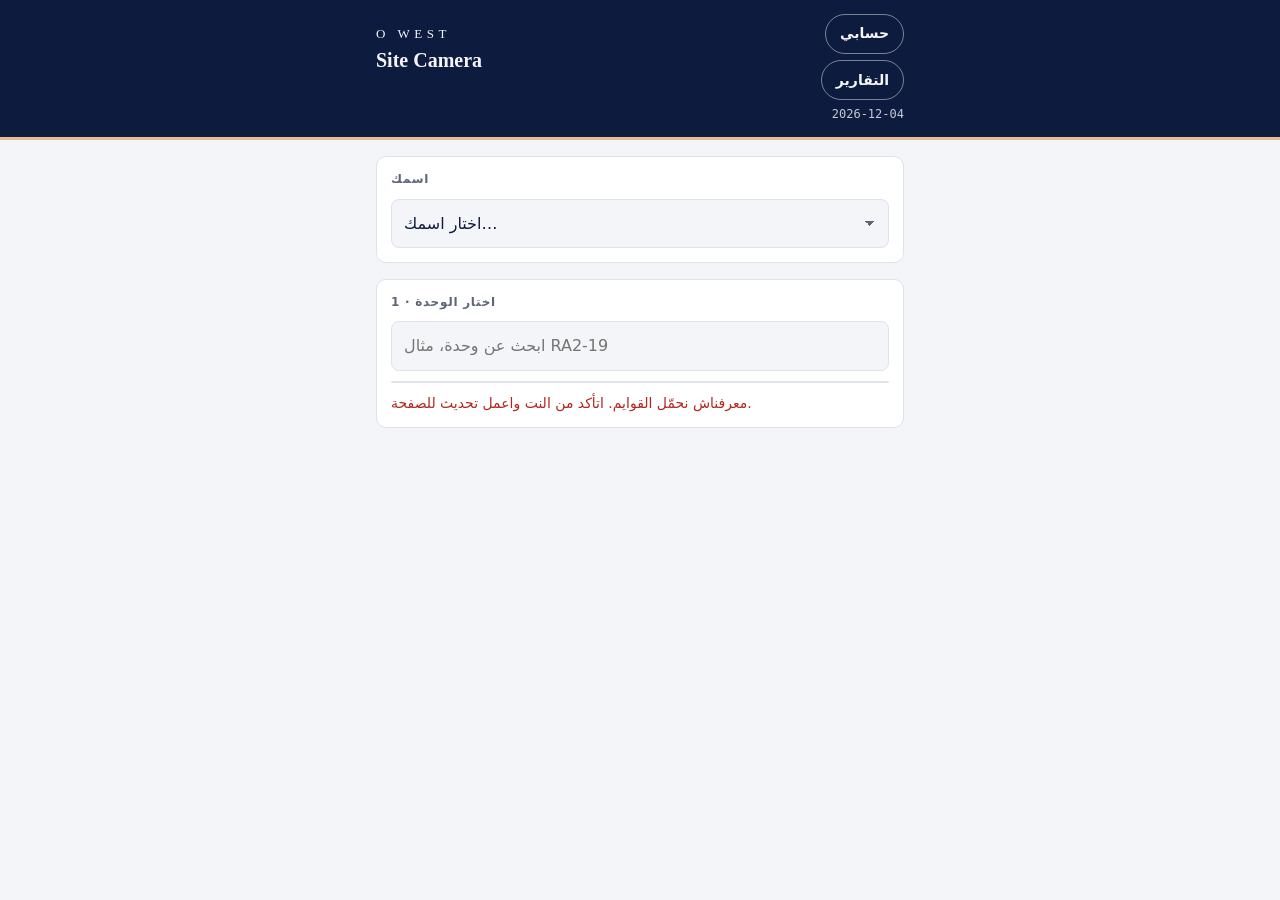
<file: index.html>
<!DOCTYPE html>
<html lang="ar">
<head>
<meta charset="utf-8">
<title>O West Site Camera</title>
<meta name="theme-color" content="#0d1b3e">
<link rel="manifest" href="manifest.webmanifest">
<link rel="apple-touch-icon" href="apple-touch-icon.png">
<link rel="icon" href="icon-192.png">
<meta name="apple-mobile-web-app-capable" content="yes">
<meta name="mobile-web-app-capable" content="yes">
<meta name="apple-mobile-web-app-title" content="Site Camera">
<meta name="viewport" content="width=device-width, initial-scale=1, viewport-fit=cover">
<link rel="preconnect" href="https://script.google.com">
<link rel="preconnect" href="https://script.googleusercontent.com">
<style>
:root{
  --ink:#0d1b3e; --bg:#f4f5f8; --card:#ffffff; --line:#dfe2ea; --muted:#5d6577;
  --accent:#e9b88f; --accent-ink:#0d1b3e; --ok:#1f7a4d; --ok-bg:#e3f2ea; --warn:#9a5b00; --bad:#b3261e; --bad-bg:#fbe7e5;
  --head-bg:#0d1b3e; --head-fg:#f4f5f8; --chip:#eceef4;
  --f-display:Georgia,"Times New Roman",serif; --f-body:system-ui,-apple-system,"Segoe UI",Roboto,Tahoma,sans-serif; --f-mono:ui-monospace,Menlo,Consolas,monospace;
}
@media (prefers-color-scheme: dark){:root{
  --ink:#e9ecf4; --bg:#0b1020; --card:#141b2e; --line:#26304a; --muted:#9aa3b8;
  --ok:#58c48e; --ok-bg:#16301f; --warn:#e3a54a; --bad:#ff8a80; --bad-bg:#3a1a1a; --head-bg:#070b17; --head-fg:#e9ecf4; --chip:#1c2540; color-scheme:dark}}
*{box-sizing:border-box}
html,body{margin:0}
html{background:var(--bg)}
body{background:var(--bg);color:var(--ink);font-family:var(--f-body);font-size:15px;line-height:1.45;-webkit-tap-highlight-color:transparent}
[hidden]{display:none!important}
header{background:var(--head-bg);color:var(--head-fg);border-bottom:3px solid var(--accent);padding-top:env(safe-area-inset-top,0px)}
.in,.wrap{max-width:560px;margin:0 auto;padding-left:max(16px,env(safe-area-inset-left,0px));padding-right:max(16px,env(safe-area-inset-right,0px))}
header .in{padding-block:14px;display:flex;justify-content:space-between;align-items:baseline;gap:12px}
.brand{font-family:var(--f-display);letter-spacing:.35em;font-size:13px;font-weight:500}
.title{font-family:var(--f-display);font-size:20px;font-weight:600;margin-top:2px}
.date{font-family:var(--f-mono);font-size:12px;opacity:.8;white-space:nowrap}
.hright{display:flex;flex-direction:column;align-items:flex-end;gap:6px}
.navbtn{font:inherit;font-size:14px;font-weight:600;color:var(--head-fg);background:none;border:1px solid rgba(255,255,255,.45);border-radius:999px;padding:8px 14px;min-height:40px;cursor:pointer}
.row2{display:grid;grid-template-columns:1fr 1fr;gap:8px}
.row2>*{min-width:0}
input[type=date],input[type=password]{width:100%;font:inherit;font-size:16px;padding:12px;border:1px solid var(--line);border-radius:8px;background:var(--bg);color:var(--ink)}
.out{display:flex;flex-direction:column;gap:8px;font-size:14px}
.out .busy{color:var(--warn)}
.out .res{display:grid;grid-template-columns:1fr 1fr;gap:8px}
.out a{display:flex;align-items:center;justify-content:center;text-decoration:none;font-weight:600;border-radius:10px;padding:14px;background:var(--ink);color:var(--bg)}
.out a.dl{background:var(--chip);color:var(--ink);border:1px solid var(--line)}
.lockline{display:flex;justify-content:space-between;align-items:center;font-size:13px;color:var(--muted)}
.wrap{padding-block:16px 130px;display:flex;flex-direction:column;gap:16px}
.label{font-size:12px;text-transform:uppercase;letter-spacing:.06em;color:var(--muted);font-weight:600;display:flex;justify-content:space-between;align-items:baseline;gap:8px}
.label .ar{text-transform:none;letter-spacing:0;font-size:12px}
.panel{background:var(--card);border:1px solid var(--line);border-radius:10px;padding:14px;display:flex;flex-direction:column;gap:10px;scroll-margin-top:90px}
.panel.need{border-color:var(--bad);box-shadow:0 0 0 2px var(--bad-bg)}
input[type=search],input[type=text],input[type=number],select,textarea{width:100%;font:inherit;font-size:16px;min-height:46px;padding:12px;border:1px solid var(--line);border-radius:8px;background:var(--bg);color:var(--ink)}
select{appearance:none;-webkit-appearance:none;background-image:linear-gradient(45deg,transparent 50%,var(--muted) 50%),linear-gradient(135deg,var(--muted) 50%,transparent 50%);background-position:calc(100% - 18px) 50%,calc(100% - 13px) 50%;background-size:5px 5px;background-repeat:no-repeat;padding-right:32px}
textarea{min-height:92px;resize:vertical}
[dir=auto]{text-align:start}
input:focus-visible,button:focus-visible,select:focus-visible,textarea:focus-visible{outline:2px solid var(--accent);outline-offset:2px}
.units{max-height:320px;overflow-y:auto;display:flex;flex-direction:column;border:1px solid var(--line);border-radius:8px}
.unit{all:unset;box-sizing:border-box;display:flex;justify-content:space-between;align-items:center;gap:8px;padding:14px 12px;min-height:52px;border-bottom:1px solid var(--line);cursor:pointer;font-family:var(--f-mono);font-size:14px}
.unit:last-child{border-bottom:0}
.unit:hover{background:var(--chip)}
.unit small{font-family:var(--f-body);color:var(--muted);font-size:12px;text-align:right}
.sel{position:sticky;top:0;z-index:5;background:var(--card);border:1px solid var(--line);border-left:4px solid var(--accent);border-radius:10px;padding:12px 14px;display:flex;justify-content:space-between;align-items:center;gap:10px;box-shadow:0 4px 12px rgba(13,27,62,.08)}
.sel .code{font-family:var(--f-mono);font-size:17px}
.sel .sub{font-size:12px;color:var(--muted)}
.link{color:var(--ink);font-size:14px;text-decoration:underline;text-underline-offset:3px;background:none;border:0;padding:10px 6px;min-height:44px;cursor:pointer;font-family:inherit}
.chips{display:flex;flex-wrap:wrap;gap:8px}
.chip{font:inherit;font-size:14px;padding:10px 14px;min-height:40px;border-radius:999px;border:1px solid var(--line);background:var(--chip);color:var(--ink);cursor:pointer}
.chip[aria-pressed="true"]{background:var(--ink);color:var(--bg);border-color:var(--ink)}
.cam{display:grid;grid-template-columns:2fr 1fr;gap:10px}
.btn{font:inherit;font-weight:600;border-radius:10px;border:0;cursor:pointer;padding:16px;display:flex;align-items:center;justify-content:center;gap:8px;text-align:center}
.btn-main{background:var(--accent);color:var(--accent-ink);font-size:17px;min-height:64px}
.btn-sub{background:var(--chip);color:var(--ink);border:1px solid var(--line)}
.btn-ok{background:var(--ok);color:#fff;font-size:17px;width:100%;min-height:56px}
.btn-line{background:none;border:1px dashed var(--muted);color:var(--ink);padding:14px;min-height:48px;font-weight:500}
.btn:disabled{opacity:.5;cursor:not-allowed}
.queue{display:flex;flex-direction:column;gap:8px}
.item{display:grid;grid-template-columns:56px 1fr auto;gap:10px;align-items:center;background:var(--bg);border:1px solid var(--line);border-radius:10px;padding:8px}
.item img{width:56px;height:56px;object-fit:cover;border-radius:6px;background:var(--chip)}
.fn{font-size:12.5px;word-break:break-word}
.st{font-size:12px;color:var(--muted)}
.side{display:flex;flex-direction:column;align-items:flex-end;gap:6px}
.pill{font-size:11px;font-weight:600;padding:4px 8px;border-radius:999px;white-space:nowrap;background:var(--chip)}
.p-wait{color:var(--muted)} .p-up{color:var(--warn)} .p-ok{color:var(--ok);background:var(--ok-bg)} .p-bad{color:var(--bad);background:var(--bad-bg)}
.x{font:inherit;font-size:13px;border:1px solid var(--line);background:none;color:var(--muted);border-radius:6px;padding:8px 12px;min-height:36px;cursor:pointer}
.x.arm{background:var(--bad);border-color:var(--bad);color:#fff}
.stats{display:flex;gap:16px;font-size:13px;color:var(--muted);font-variant-numeric:tabular-nums}
.stats b{color:var(--ink)}
.crew{display:flex;flex-direction:column;gap:10px}
.crow{border:1px solid var(--line);border-radius:10px;padding:10px;display:flex;flex-direction:column;gap:8px;background:var(--bg)}
.crow .line{display:grid;grid-template-columns:1fr auto;gap:8px;align-items:center}
.crow select,.crow input[type=text]{background-color:var(--card)}
.step{display:flex;align-items:center;border:1px solid var(--line);border-radius:8px;overflow:hidden;background:var(--card)}
.step button{font:inherit;font-size:20px;width:42px;height:44px;border:0;background:var(--chip);color:var(--ink);cursor:pointer}
.step input{width:52px;border:0;border-radius:0;text-align:center;padding:10px 0;background:var(--card);font-variant-numeric:tabular-nums;-moz-appearance:textfield}
.step input::-webkit-outer-spin-button,.step input::-webkit-inner-spin-button{-webkit-appearance:none;margin:0}
.rm{font:inherit;font-size:14px;color:var(--muted);background:none;border:0;cursor:pointer;justify-self:start;padding:10px 6px;min-height:44px;text-decoration:underline}
.total{display:flex;justify-content:space-between;align-items:center;font-size:14px}
.total b{font-size:20px;font-variant-numeric:tabular-nums}
.check-row{display:flex;gap:10px;align-items:center;font-size:14px;min-height:44px}
.check-row input{width:22px;height:22px;flex:none}
.hint{font-size:13px;color:var(--muted)}
.err{font-size:14px;color:var(--bad)}
.dock{position:fixed;left:0;right:0;bottom:0;z-index:20;background:var(--card);border-top:1px solid var(--line);box-shadow:0 -6px 18px rgba(13,27,62,.10);padding-top:12px;padding-bottom:max(12px,env(safe-area-inset-bottom,0px))}
.dock .in{display:flex;flex-direction:column;gap:6px}
.dock .hint{text-align:center}
.dock .hint.bad{color:var(--bad)}
.done{display:flex;flex-direction:column;align-items:center;text-align:center;gap:12px;padding:28px 16px}
.check{width:84px;height:84px;border-radius:50%;background:var(--ok);display:grid;place-items:center}
.check svg{width:44px;height:44px}
.done h2{font-family:var(--f-display);font-size:24px;margin:0}
.done .code{font-family:var(--f-mono);font-size:16px}
.done p{margin:0;color:var(--muted)}
.step button:active,.chip:active,.unit:active,.btn:active{transform:scale(.98)}
.namebar{display:flex;justify-content:space-between;align-items:center;gap:8px;font-size:16px}
.namebar b{font-size:17px}
.crow .line .step{justify-self:end}
input[type=file]{display:none}
@media (prefers-reduced-motion:reduce){*{transition:none!important;animation:none!important}}
</style>
</head>
<body>
<header><div class="in">
  <div id="logo" style="-webkit-user-select:none;user-select:none;-webkit-touch-callout:none"><div class="brand">O WEST</div><div class="title">Site Camera</div></div>
  <div class="hright"><a class="navbtn" id="teamBtn" href="team.html" style="text-decoration:none">حسابي</a><button class="navbtn" id="navBtn" type="button">التقارير</button><div class="date" id="today"></div></div>
</div></header>

<main class="wrap">
  <!-- start -->
  <section class="panel" id="namePanel">
    <div class="namebar" id="nameBar" hidden><span>أنت: <b id="nameShow"></b></span><button class="link" id="nameChange" type="button">غيّر</button></div>
    <label class="label" for="by" id="nameLabel"><span>اسمك</span></label>
    <select id="by"><option value="">اختار اسمك…</option></select>
    <input type="text" id="byText" placeholder="مثال: محمد اميرة" autocomplete="name" hidden>
  </section>

  <section class="panel" id="pickPanel">
    <div class="label"><span>1 · اختار الوحدة</span></div>
    <input type="search" id="q" placeholder="ابحث عن وحدة، مثال RA2-19" autocomplete="off">
    <div class="units" id="units"><div class="unit"><small>جاري تحميل الوحدات…</small></div></div>
    <div class="hint" id="unitNote"></div>
  </section>

  <!-- visit -->
  <div class="sel" id="sel" hidden>
    <div style="min-width:0"><div class="code" id="selCode"></div><div class="sub" id="selSub"></div></div>
    <button class="link" id="cancel" type="button">إلغاء</button>
  </div>

  <section class="panel" id="shootPanel" hidden>
    <div class="label"><span>2 · الصور</span></div>
    <div class="hint" id="itemQ">الشغل ده في أنهي بند؟</div>
    <div class="chips" id="chips"></div>
    <button class="link" id="noteToggle" type="button" style="align-self:flex-start">+ وصف للصورة</button>
    <input type="text" id="note" dir="auto" placeholder="مثال: تركيب سيراميك حوائط" hidden>
    <div class="cam">
      <button class="btn btn-main" id="shoot" type="button">📷 صوّر</button>
      <button class="btn btn-sub" id="gallery" type="button">المعرض</button>
    </div>
    <input type="file" id="fCam" accept="image/*" capture="environment">
    <input type="file" id="fGal" accept="image/*" multiple>
    <div id="qPanel" hidden style="display:flex;flex-direction:column;gap:10px">
      <div class="stats"><span>اتحفظ <b id="nOk">0</b></span><span>بيترفع <b id="nUp">0</b></span><span>فشل <b id="nBad">0</b></span></div>
      <div class="queue" id="queue"></div>
    </div>
  </section>

  <section class="panel" id="workPanel" hidden>
    <label class="label" for="work"><span>3 · الشغل اللي اتعمل النهارده</span></label>
    <textarea id="work" dir="auto" placeholder="مثال: تركيب سيراميك الحوائط. شغل الجبس في السقف."></textarea>
  </section>

  <section class="panel" id="crewPanel" hidden>
    <div class="label"><span>4 · العمالة في الموقع</span></div>
    <div class="crew" id="crew"></div>
    <button class="btn btn-line" id="addCrew" type="button">+ إضافة مقاول / حرفة</button>
    <label class="check-row"><input type="checkbox" id="noWorkers"> مفيش عمالة النهارده</label>
    <div class="total"><span>إجمالي العمالة</span><b id="crewTotal">0</b></div>
  </section>

  <section class="panel" id="notesPanel" hidden>
    <button class="link" id="notesToggle" type="button" style="align-self:flex-start">+ ملاحظة داخلية (مش بتظهر في التقارير)</button>
    <div id="notesBox" hidden style="display:flex;flex-direction:column;gap:10px">
      <label class="label" for="notes"><span>ملاحظات داخلية (مش بتظهر في التقارير)</span></label>
      <textarea id="notes" dir="auto" placeholder="مشاكل، مواد ناقصة، طلبات العميل…"></textarea>
    </div>
  </section>

  <!-- reports -->
  <section class="panel" id="repDaily" hidden>
    <div class="label"><span>التقرير اليومي</span></div>
    <div class="row2"><input type="date" id="rdDay" aria-label="اليوم"><select id="rdEng" aria-label="المهندس"></select></div>
    <input type="text" id="rdEngText" dir="auto" placeholder="اكتب اسم المهندس زي ما بيسجله" hidden>
    <button class="btn btn-main" id="rdGo" type="button">افتح التقرير اليومي</button>
    <div class="out" id="rdOut"></div>
  </section>

  <section class="panel" id="repLock" hidden>
    <div class="label"><span>تقارير إضافية</span></div>
    <input type="password" id="pw" placeholder="الكود" autocomplete="current-password" inputmode="numeric">
    <button class="btn btn-sub" id="unlock" type="button">افتح</button>
    <div class="out" id="lockOut"></div>
  </section>

  <section class="panel" id="repMp" hidden>
    <div class="label"><span>العمالة حسب المقاول</span></div>
    <div class="chips" id="mpQuick"></div>
    <div class="row2"><input type="date" id="mpFrom" aria-label="من"><input type="date" id="mpTo" aria-label="إلى"></div>
    <button class="btn btn-main" id="mpGo" type="button">افتح تقرير العمالة</button>
    <div class="out" id="mpOut"></div>
  </section>

  <section class="panel" id="repWk" hidden>
    <div class="label"><span>تقرير أسبوعي للعميل</span></div>
    <select id="wkUnit" aria-label="الوحدة"></select>
    <label class="hint" for="wkEnd">نهاية الأسبوع (7 أيام لحد اليوم ده)</label>
    <input type="date" id="wkEnd">
    <button class="btn btn-main" id="wkGo" type="button">افتح التقرير الأسبوعي</button>
    <div class="out" id="wkOut"></div>
    <div class="lockline"><span>التقارير الإضافية مفتوحة على التليفون ده</span><button class="link" id="lockBtn" type="button">قفل</button></div>
  </section>

  <section class="panel" id="repSync" hidden>
    <div class="label"><span>ClickUp</span></div>
    <div class="hint">الوحدات والبنود والمقاولين بتتحدث من ClickUp كل 30 دقيقة. استخدم الزرار ده بعد أي تعديل محتاجه فوراً.</div>
    <button class="btn btn-sub" id="syncGo" type="button">حدّث من ClickUp دلوقتي</button>
    <div class="out" id="syncOut"></div>
  </section>

  <!-- done -->
  <section class="panel done" id="donePanel" hidden>
    <div class="check"><svg viewBox="0 0 24 24" fill="none" stroke="#fff" stroke-width="3" stroke-linecap="round" stroke-linejoin="round"><path d="M5 12.5l4.5 4.5L19 7.5"/></svg></div>
    <h2>اتحفظ ✓</h2>
    <div class="code" id="doneUnit"></div>
    <p id="doneSummary"></p>
    <button class="btn btn-main" id="again" type="button" style="width:100%">حالة جديدة</button>
    <a class="btn btn-sub" href="team.html" style="width:100%;text-align:center;text-decoration:none;display:block">رجوع لحسابي</a>
  </section>
</main>

<div class="dock" id="dock" hidden><div class="in">
  <button class="btn btn-ok" id="finish" type="button">✓ خلصت</button>
  <div class="hint" id="dockHint"></div>
</div></div>

<script>
const API_URL="https://script.google.com/macros/s/AKfycbyPqz639Y6R1--7qazMyHZ0-LpQFSX7e_daagYkQgmgUK2TDYilBjrbOwUdojpsIB3_qQ/exec";
const MAX_SIDE=1280, MAX_BYTES=450000, PARALLEL=3, NEW="__new__", OTHER="__other__", TYPE_NAME="__type__";

const $=id=>document.getElementById(id);
const store={get(k){try{return localStorage.getItem(k)}catch(e){return null}},set(k,v){try{localStorage.setItem(k,v)}catch(e){}},del(k){try{localStorage.removeItem(k)}catch(e){}}};
const pad=n=>String(n).padStart(2,"0");
const ymd=d=>`${d.getFullYear()}-${pad(d.getMonth()+1)}-${pad(d.getDate())}`;
const stamp=d=>`${d.getFullYear()}${pad(d.getMonth()+1)}${pad(d.getDate())}-${pad(d.getHours())}${pad(d.getMinutes())}${pad(d.getSeconds())}`;
function rnd(n){const a=new Uint8Array(n);crypto.getRandomValues(a);return [...a].map(b=>"abcdefghijkmnpqrstuvwxyz23456789"[b%32]).join("")}
$("today").textContent=ymd(new Date());
const itemLabel=i=>i==="General"?"عام":i;

async function api(method,payload,ms){
  const opt=method==="GET"?{method:"GET"}:{method:"POST",headers:{"Content-Type":"text/plain;charset=utf-8"},body:JSON.stringify(payload)};
  const url=method==="GET"?API_URL+"?action="+encodeURIComponent(payload.action):API_URL;
  const ctl=new AbortController();const t=setTimeout(()=>ctl.abort(),ms||90000);
  let r;
  try{r=await fetch(url,{...opt,signal:ctl.signal,redirect:"follow",credentials:"omit"})}
  catch(e){throw new Error(e.name==="AbortError"?"الاتصال أخد وقت طويل.":"مفيش اتصال بالنت.")}
  finally{clearTimeout(t)}
  let j;try{j=await r.json()}catch(e){throw new Error("السيرفر رد برد غريب.")}
  if(!j.ok){const e=new Error(j.error||"حصلت مشكلة في السيرفر.");e.code=j.code;throw e}
  return j;
}

/* ---------- state ---------- */
let data={units:[],engineers:[],contractors:[],trades:[]},unit=null,item="General",visit=null,closing=false;
const jobs=[];
const VISIT_PANELS=["sel","shootPanel","workPanel","crewPanel","notesPanel","dock"];
const REPORT_PANELS=["repDaily","repLock","repMp","repWk","repSync"];
let view="pick";
function show(v0){
  view=v0;
  const v={pick:["namePanel","pickPanel"],visit:VISIT_PANELS,done:["donePanel"],reports:["repDaily",...(mgr()?["repMp","repWk","repSync"]:(extra?["repLock"]:[]))]}[v0];
  ["namePanel","pickPanel","donePanel",...VISIT_PANELS,...REPORT_PANELS].forEach(id=>$(id).hidden=!v.includes(id));
  $("navBtn").textContent=v0==="reports"?"الكاميرا":"التقارير";
  window.scrollTo(0,0);
}

/* ---------- name ---------- */
let nameEditing=false;
const byName=()=>{const s=$("by");if(!data.engineers.length||s.value===TYPE_NAME)return $("byText").value.trim();return s.value.trim()};
function refreshName(){
  const n=byName(),free=!data.engineers.length,bar=!!n&&!nameEditing;
  $("nameBar").hidden=!bar;$("nameShow").textContent=n;
  $("nameLabel").hidden=bar;
  $("by").hidden=bar||free;
  $("byText").hidden=bar?true:!(free||$("by").value===TYPE_NAME);
}
function renderNames(){
  const s=$("by"),cur=s.value&&s.value!==TYPE_NAME?s.value:(store.get("by")||"");
  if(!data.engineers.length){$("byText").value=cur;refreshName();return}
  s.textContent="";
  const o0=document.createElement("option");o0.value="";o0.textContent="اختار اسمك…";s.append(o0);
  for(const n of data.engineers){const o=document.createElement("option");o.value=o.textContent=n;s.append(o)}
  if(cur&&!data.engineers.includes(cur)){const o=document.createElement("option");o.value=o.textContent=cur;s.append(o)}
  const ot=document.createElement("option");ot.value=TYPE_NAME;ot.textContent="✎ اسم تاني (اكتب)";s.append(ot);
  s.value=cur;
  refreshName();
}
$("by").addEventListener("change",()=>{
  const s=$("by");
  if(s.value===TYPE_NAME){$("byText").value="";refreshName();$("byText").focus();return}
  nameEditing=false;store.set("by",s.value);$("namePanel").classList.remove("need");refreshName();
});
$("byText").addEventListener("input",()=>{store.set("by",$("byText").value.trim());$("namePanel").classList.remove("need")});
$("byText").addEventListener("change",()=>{if(byName()){nameEditing=false;refreshName()}});
$("nameChange").onclick=()=>{nameEditing=true;refreshName();($("by").hidden?$("byText"):$("by")).focus()};

/* ---------- units ---------- */
function renderUnits(){
  const q=$("q").value.trim().toLowerCase().replace(/[\/\-\s]/g,"");
  const list=data.units.filter(u=>!q||u.unit.toLowerCase().replace(/[\/\-\s]/g,"").includes(q));
  const box=$("units");box.textContent="";
  if(!list.length){const d=document.createElement("div");d.className="unit";const s=document.createElement("small");s.textContent=data.units.length?"مفيش وحدة بالاسم ده.":"مفيش وحدات في القايمة.";d.append(s);box.append(d);return}
  for(const u of list){
    const b=document.createElement("button");b.type="button";b.className="unit";
    const s=document.createElement("span");s.textContent=u.unit;
    const m=document.createElement("small");m.textContent=(u.items&&u.items.length)?u.items.slice(0,2).map(itemLabel).join(" · ")+(u.items.length>2?` +${u.items.length-2}`:""):u.project;
    b.append(s,m);b.onclick=()=>startVisit(u);box.append(b);
  }
}
$("q").addEventListener("input",renderUnits);

/* ---------- visit ---------- */
const draftKey=()=>`draft:${unit.unit}:${ymd(new Date())}`;
function startVisit(u){
  if(!byName()){nameEditing=true;refreshName();$("namePanel").classList.add("need");($("by").hidden?$("byText"):$("by")).focus();return}
  unit=u;
  visit={id:"V-"+stamp(new Date())+"-"+rnd(6),startedAt:Date.now()};
  jobs.length=0;$("queue").textContent="";$("qPanel").hidden=true;
  $("selCode").textContent=u.unit;$("selSub").textContent=u.project||"";
  $("note").value="";$("note").hidden=true;$("noteToggle").hidden=false;$("work").value="";$("notes").value="";$("noWorkers").checked=false;$("crew").textContent="";
  ["shootPanel","workPanel","crewPanel"].forEach(id=>$(id).classList.remove("need"));
  renderChips();
  let d=null;try{d=JSON.parse(store.get(draftKey())||"null")}catch(e){}
  if(d){$("work").value=d.work||"";$("notes").value=d.notes||"";$("noWorkers").checked=!!d.noWorkers;(d.crew||[]).forEach(c=>addCrewRow(c))}
  else{let last=null;try{last=JSON.parse(store.get("last:"+u.unit)||"null")}catch(e){}
    (last||[]).forEach(c=>addCrewRow({contractor:c.contractor,count:c.count}))}
  $("notesBox").hidden=!$("notes").value.trim();$("notesToggle").hidden=!$("notesBox").hidden;
  if(!$("crew").children.length&&!$("noWorkers").checked)addCrewRow();
  crewChanged();counts();show("visit");
}
function saveDraft(){
  if(!unit||!visit)return;
  store.set(draftKey(),JSON.stringify({work:$("work").value,notes:$("notes").value,noWorkers:$("noWorkers").checked,crew:readCrew(true)}));
}
["work","notes"].forEach(id=>$(id).addEventListener("input",()=>{saveDraft();$(id==="work"?"workPanel":"notesPanel").classList.remove("need")}));

function renderChips(){
  const box=$("chips");box.textContent="";
  const list=[...(unit.items||[]),"General"];
  item=list[0];
  const hasItems=(unit.items||[]).length>0;$("chips").hidden=!hasItems;$("itemQ").hidden=!hasItems;
  for(const c of list){const b=document.createElement("button");b.type="button";b.className="chip";b.dataset.v=c;b.textContent=itemLabel(c);b.setAttribute("aria-pressed",c===item);
    b.onclick=()=>{item=c;[...box.children].forEach(x=>x.setAttribute("aria-pressed",x.dataset.v===c))};box.append(b)}
}

/* ---------- manpower ---------- */
function unitContractors(){
  const canon={};data.contractors.forEach(c=>canon[c.toLowerCase()]=c);
  const out=[];(unit.contractors||[]).forEach(x=>String(x).split("/").forEach(p=>{const c=canon[p.trim().toLowerCase()];if(c&&!out.includes(c))out.push(c)}));
  return out;
}
function contractorOptions(sel,value){
  sel.textContent="";
  const add=(parent,v,t)=>{const o=document.createElement("option");o.value=v;o.textContent=t;parent.append(o);return o};
  add(sel,"","اختار المقاول…");
  const used=unitContractors(),showAll=!used.length||sel.dataset.all==="1"||(value&&!used.includes(value));
  const all=data.contractors.filter(c=>!used.includes(c));
  if(used.length){const g=document.createElement("optgroup");g.label="في الوحدة دي";used.forEach(c=>add(g,c,c));sel.append(g)}
  if(showAll){const g2=document.createElement("optgroup");g2.label=used.length?"مقاولين تانيين":"المقاولين";all.forEach(c=>add(g2,c,c));sel.append(g2);add(sel,NEW,"+ مقاول جديد…")}
  else add(sel,OTHER,"مقاول تاني…");
  if(value&&value!==NEW&&![...used,...all].includes(value)){add(sel,value,value)}
  sel.value=value||"";
}
function addCrewRow(c){
  c=c||{};
  const row=document.createElement("div");row.className="crow";
  const csel=document.createElement("select");csel.className="c";csel.setAttribute("aria-label","المقاول");
  const cnew=document.createElement("input");cnew.type="text";cnew.className="cn";cnew.placeholder="اسم المقاول الجديد";cnew.hidden=true;cnew.dir="auto";
  if(c.contractorNew)csel.dataset.all="1";
  contractorOptions(csel,c.contractor);
  csel.onchange=()=>{if(csel.value===OTHER){csel.dataset.all="1";contractorOptions(csel,"");csel.focus();if(csel.showPicker)try{csel.showPicker()}catch(e){}return}cnew.hidden=csel.value!==NEW;if(!cnew.hidden)cnew.focus();crewChanged()};
  cnew.oninput=crewChanged;
  const line=document.createElement("div");line.className="line";
  const tsel=document.createElement("select");tsel.className="t";tsel.setAttribute("aria-label","الحرفة");
  const o=document.createElement("option");o.value="";o.textContent="الحرفة (اختياري)";tsel.append(o);
  data.trades.forEach(t=>{const x=document.createElement("option");x.value=t.en;x.textContent=t.ar?`${t.ar} · ${t.en}`:t.en;tsel.append(x)});
  tsel.value=c.trade||"";tsel.onchange=crewChanged;
  tsel.hidden=!c.trade;
  const tbtn=document.createElement("button");tbtn.type="button";tbtn.className="link";tbtn.textContent="+ حرفة";tbtn.hidden=!!c.trade;
  tbtn.onclick=()=>{tbtn.hidden=true;tsel.hidden=false;tsel.focus()};
  const step=document.createElement("div");step.className="step";
  const minus=document.createElement("button");minus.type="button";minus.textContent="−";minus.setAttribute("aria-label","أقل");
  const num=document.createElement("input");num.type="number";num.inputMode="numeric";num.min="0";num.max="500";num.className="n";num.value=c.count!=null?c.count:1;num.setAttribute("aria-label","عدد العمال");
  const plus=document.createElement("button");plus.type="button";plus.textContent="+";plus.setAttribute("aria-label","أكتر");
  minus.onclick=()=>{num.value=Math.max(0,(+num.value||0)-1);crewChanged()};
  plus.onclick=()=>{num.value=Math.min(500,(+num.value||0)+1);crewChanged()};
  num.oninput=crewChanged;
  step.append(minus,num,plus);line.append(tsel,step);
  const rm=document.createElement("button");rm.type="button";rm.className="rm";rm.textContent="امسح الصف";
  rm.onclick=()=>{row.remove();crewChanged()};
  row.append(csel,cnew,tbtn,line,rm);$("crew").append(row);
  if(c.contractorNew){csel.value=NEW;cnew.hidden=false;cnew.value=c.contractorNew}
  return row;
}
function readCrew(raw){
  return [...$("crew").children].map(r=>{
    const sel=r.querySelector(".c").value,nw=r.querySelector(".cn").value.trim();
    const o={contractor:sel===NEW?nw:sel,item:item,trade:r.querySelector(".t").value,count:Math.max(0,Math.round(+r.querySelector(".n").value||0))};
    if(raw&&sel===NEW){o.contractor="";o.contractorNew=nw}
    return o;
  });
}
function crewChanged(){
  const none=$("noWorkers").checked;
  $("crew").hidden=none;$("addCrew").hidden=none;
  const total=none?0:readCrew().filter(c=>c.contractor).reduce((s,c)=>s+c.count,0);
  $("crewTotal").textContent=total;$("crewPanel").classList.remove("need");saveDraft();
}
$("addCrew").onclick=()=>{const r=addCrewRow({count:1});crewChanged();r.querySelector(".c").focus()};
$("noWorkers").onchange=()=>{if(!$("noWorkers").checked&&!$("crew").children.length)addCrewRow();crewChanged()};

/* ---------- capture + compress ---------- */
$("shoot").onclick=()=>$("fCam").click();
$("gallery").onclick=()=>$("fGal").click();
$("fCam").onchange=e=>{take(e.target.files);e.target.value=""};
$("fGal").onchange=e=>{take(e.target.files);e.target.value=""};
async function loadBitmap(file){
  try{return await createImageBitmap(file,{imageOrientation:"from-image"})}catch(e){}
  const url=URL.createObjectURL(file);const img=new Image();img.src=url;await img.decode();return img;
}
async function compress(file){
  const bmp=await loadBitmap(file);
  const w0=bmp.width,h0=bmp.height;let scale=Math.min(1,MAX_SIDE/Math.max(w0,h0)),q=.75,blob;
  for(let i=0;i<8;i++){
    const c=document.createElement("canvas");c.width=Math.round(w0*scale);c.height=Math.round(h0*scale);
    c.getContext("2d").drawImage(bmp,0,0,c.width,c.height);
    blob=await new Promise(r=>c.toBlob(r,"image/jpeg",q));
    if(blob&&blob.size<=MAX_BYTES)break;
    if(q>.6)q-=.1;else scale*=.85;
  }
  if(bmp.close)bmp.close();
  return blob;
}
function b64(blob){return new Promise((res,rej)=>{const r=new FileReader();r.onload=()=>res(String(r.result).split(",")[1]);r.onerror=rej;r.readAsDataURL(blob)})}

/* ---------- photo queue ---------- */
const pending=()=>jobs.filter(j=>j.state==="wait"||j.state==="up"||j.state==="del").length;
const saved=()=>jobs.filter(j=>j.state==="ok").length;
const failed=()=>jobs.filter(j=>j.state==="bad").length;
function counts(){
  $("nOk").textContent=saved();$("nUp").textContent=pending();$("nBad").textContent=failed();
  $("qPanel").hidden=!jobs.length;
  const f=$("finish"),h=$("dockHint");h.classList.remove("bad");
  if(closing){f.disabled=true;f.textContent=pending()?`بنخلص… باقي ${pending()} صورة`:"بيتحفظ…";h.textContent="خلي الصفحة مفتوحة";return}
  f.disabled=false;
  f.textContent=`✓ خلصت${saved()?` (${saved()} صورة)`:""}`;
  h.textContent=failed()?`فشل ${failed()} صورة. اضغط حاول تاني أو امسح.`:pending()?`${pending()} صورة لسه بتترفع. خلاص هيستنى ليها.`:"الصور والشغل والعمالة، وبعدين خلاص.";
}
function paint(j){
  const m={wait:["p-wait","مستني"],up:["p-up","بيترفع"],ok:["p-ok","اتحفظ"],bad:["p-bad","فشل"],del:["p-up","بيتمسح"]};
  j.pill.className="pill "+m[j.state][0];j.pill.textContent=m[j.state][1];
  j.fn.textContent=j.note?`${itemLabel(j.item)} · ${j.note}`:itemLabel(j.item);j.st.textContent=j.msg||"";
  j.retry.hidden=j.state!=="bad";
  j.x.hidden=!(j.state==="ok"||j.state==="bad");
  j.x.textContent=j.state==="bad"?"امسح":"امسح";j.x.classList.remove("arm");j.armed=false;
  counts();
}
function take(files){
  if(!unit||!files||!files.length||closing)return;
  $("shootPanel").classList.remove("need");
  for(const f of files){
    const el=document.createElement("div");el.className="item";
    const img=document.createElement("img");img.alt="";img.src=URL.createObjectURL(f);
    const mid=document.createElement("div");mid.style.minWidth="0";
    const fn=document.createElement("div");fn.className="fn";fn.dir="auto";
    const st=document.createElement("div");st.className="st";
    const retry=document.createElement("button");retry.type="button";retry.className="link";retry.textContent="حاول تاني";retry.hidden=true;
    mid.append(fn,st,retry);
    const side=document.createElement("div");side.className="side";
    const pill=document.createElement("span");
    const x=document.createElement("button");x.type="button";x.className="x";x.hidden=true;
    side.append(pill,x);
    el.append(img,mid,side);$("queue").prepend(el);
    const j={file:f,el,item,note:$("note").value.trim(),photoId:"P-"+stamp(new Date())+"-"+rnd(8),state:"wait",fn,st,pill,retry,x};
    retry.onclick=()=>{j.state="wait";j.msg="";paint(j);pump()};
    x.onclick=()=>removeJob(j);
    jobs.push(j);paint(j);
  }
  $("note").value="";
  pump();
}
async function removeJob(j){
  if(j.state==="bad"){jobs.splice(jobs.indexOf(j),1);j.el.remove();counts();return}
  j.state="del";j.msg="";paint(j);
  try{await api("POST",{action:"delete",photoId:j.photoId,visitId:visit.id});jobs.splice(jobs.indexOf(j),1);j.el.remove();counts()}
  catch(e){j.state="ok";j.msg="معرفناش نمسح: "+e.message;paint(j)}
}
let active=0;
function pump(){
  while(active<PARALLEL){
    const j=jobs.find(x=>x.state==="wait");
    if(!j)break;
    active++;j.state="up";j.msg="بتجهز…";paint(j);
    send(j).finally(()=>{active--;pump();maybeClose()});
  }
}
async function send(j){
  try{
    if(!j.b64){const blob=await compress(j.file);j.kb=Math.round(blob.size/1024);j.b64=await b64(blob)}
    j.msg=`بيترفع ${j.kb} KB…`;paint(j);
    const r=await api("POST",{action:"upload",photoId:j.photoId,visitId:visit.id,unit:unit.unit,item:j.item,note:j.note,by:byName(),base64:j.b64});
    j.state="ok";j.name=r.name;j.msg=`${j.kb} KB`;j.b64=null;
  }catch(e){j.state="bad";j.msg=e.message+" اتأكد من النت."}
  paint(j);
}

/* ---------- done ---------- */
function problems(){
  const out=[];
  if(!saved()&&!pending())out.push(["shootPanel","صوّر صورة واحدة على الأقل."]);
  if(failed())out.push(["shootPanel",`فشل ${failed()} صورة. حاول تاني أو امسح.`]);
  if(!$("work").value.trim())out.push(["workPanel","اكتب الشغل اللي اتعمل النهارده."]);
  if(!$("noWorkers").checked){
    const c=readCrew();
    if(!c.length)out.push(["crewPanel","ضيف العمالة، أو علّم مفيش عمالة."]);
    else if(c.some(x=>!x.contractor))out.push(["crewPanel","اختار المقاول في كل صف."]);
    else if(c.some(x=>x.count<1))out.push(["crewPanel","عدد العمال لازم يكون 1 أو أكتر (أو امسح الصف)."]);
  }
  return out;
}
$("finish").onclick=()=>{
  ["shootPanel","workPanel","crewPanel"].forEach(id=>$(id).classList.remove("need"));
  const p=problems();
  if(p.length){
    p.forEach(([id])=>$(id).classList.add("need"));
    $(p[0][0]).scrollIntoView({behavior:"smooth",block:"start"});
    const h=$("dockHint");h.textContent=p[0][1];h.classList.add("bad");return;
  }
  closing=true;counts();maybeClose();
};
async function maybeClose(){
  if(!closing||pending())return;
  if(failed()||!saved()){closing=false;counts();return}
  try{
    const crew=$("noWorkers").checked?[]:readCrew();
    const r=await api("POST",{action:"close",visitId:visit.id,unit:unit.unit,by:byName(),startedAt:visit.startedAt,
      workDone:$("work").value.trim(),notes:$("notes").value.trim(),noWorkers:$("noWorkers").checked,manpower:crew});
    store.del(draftKey());
    store.set("last:"+unit.unit,JSON.stringify(crew.filter(c=>c.contractor).map(c=>({contractor:c.contractor,count:c.count}))));
    crew.forEach(c=>{if(c.contractor&&!data.contractors.includes(c.contractor))data.contractors.push(c.contractor);
      if(c.contractor&&!(unit.contractors||[]).includes(c.contractor))(unit.contractors=unit.contractors||[]).push(c.contractor)});
    $("doneUnit").textContent=unit.unit;
    $("doneSummary").textContent=`${r.count} صورة · ${r.manpower||0} عامل${r.items&&r.items.length?" · "+r.items.map(itemLabel).join("، "):""}`;
    closing=false;show("done");
    if(autoC){const cid=autoC;autoC=null;
      try{await api("POST",{action:"commentClose",token:teamTok(),id:cid,visitId:visit.id});$("doneSummary").textContent+=" · اتقفل الكومنت ✓"}
      catch(e2){$("doneSummary").textContent+=" · الكومنت ما اتقفلش: "+e2.message}}
  }catch(e){closing=false;counts();const h=$("dockHint");h.textContent="معرفناش نحفظ: "+e.message+" اضغط خلصت تاني.";h.classList.add("bad")}
}
$("again").onclick=()=>{unit=null;visit=null;jobs.length=0;$("queue").textContent="";$("q").value="";renderUnits();show("pick")};
$("noteToggle").onclick=()=>{$("note").hidden=false;$("noteToggle").hidden=true;$("note").focus()};
$("notesToggle").onclick=()=>{$("notesBox").hidden=false;$("notesToggle").hidden=true;$("notes").focus()};
let cancelArmed=false;
$("cancel").onclick=()=>{
  if(!cancelArmed){cancelArmed=true;$("cancel").textContent=saved()?"الصور اتحفظت. اضغط للخروج":"اضغط تاني للخروج";setTimeout(()=>{cancelArmed=false;$("cancel").textContent="إلغاء"},3500);return}
  cancelArmed=false;$("cancel").textContent="إلغاء";$("again").onclick();
};
window.addEventListener("beforeunload",e=>{if(pending()||closing){e.preventDefault();e.returnValue=""}});

/* ---------- boot ---------- */
/* opened from team.html: index.html?unit=OW/..&c=<comment id> starts that unit's visit and closes the comment when the visit is saved */
const QS=new URLSearchParams(location.search);let autoUnit=QS.get("unit"),autoC=QS.get("c");
function teamTok(){try{const t=JSON.parse(store.get("team")||"null");return t&&t.expires>Date.now()?t.token:""}catch(e){return ""}}
function apply(d){data=Object.assign({units:[],engineers:[],contractors:[],trades:[]},d);renderNames();renderUnits();$("unitNote").textContent=`${data.units.length} وحدة`;
  if(autoUnit&&data.units.length){const u=data.units.find(x=>x.unit===autoUnit);autoUnit=null;if(u&&view==="pick")setTimeout(()=>startVisit(u),0)}}
try{const c=JSON.parse(store.get("boot4")||"null");if(c&&c.units)apply(c)}catch(e){}
api("GET",{action:"units"}).then(j=>{delete j.ok;store.set("boot4",JSON.stringify(j));apply(j)})
  .catch(e=>{if(data.units.length){$("unitNote").textContent=`${data.units.length} وحدة (من القايمة المحفوظة)`;return}
    $("units").textContent="";$("unitNote").textContent="";const s=document.createElement("span");s.className="err";s.textContent="معرفناش نحمّل القوايم. اتأكد من النت واعمل تحديث للصفحة.";$("unitNote").append(s)});
/* ---------- reports ---------- */
function mgr(){try{const m=JSON.parse(store.get("mgr")||"null");return m&&m.expires>Date.now()?m.token:null}catch(e){return null}}
let lastView="pick",extra=/^#extra/.test(location.hash);
function openExtra(){
  extra=true;
  if(view!=="reports"){if(view==="visit"&&(pending()||closing))return;lastView=view==="visit"?"visit":view;fillReports()}
  show("reports");refreshLists();if(!mgr())setTimeout(()=>$("pw").focus(),50);
}
(()=>{let t=null;const L=$("logo"),stop=()=>{clearTimeout(t);t=null};
  L.addEventListener("pointerdown",()=>{stop();t=setTimeout(()=>{stop();if(navigator.vibrate)navigator.vibrate(30);openExtra()},1500)});
  ["pointerup","pointerleave","pointercancel"].forEach(e=>L.addEventListener(e,stop));
  L.addEventListener("contextmenu",e=>e.preventDefault());
})();
window.addEventListener("hashchange",()=>{if(/^#extra/.test(location.hash))openExtra()});
$("navBtn").onclick=()=>{
  if(view==="reports"){show(lastView);return}
  if(view==="visit"&&(pending()||closing)){$("dockHint").textContent="استنى الصور تخلص ترفع الأول.";return}
  lastView=view==="visit"?"visit":view;fillReports();show("reports");refreshLists();
};
let refreshing=null;
function refreshLists(){
  if(refreshing)return refreshing;
  refreshing=api("GET",{action:"units"}).then(j=>{delete j.ok;store.set("boot4",JSON.stringify(j));apply(j);if(view==="reports")fillReports()}).catch(()=>{}).finally(()=>{refreshing=null});
  return refreshing;
}
$("rdEng").addEventListener("change",()=>{const t=$("rdEng").value===TYPE_NAME;$("rdEngText").hidden=!t;if(t)$("rdEngText").focus()});
function fillReports(){
  const today=ymd(new Date());
  if(!$("rdDay").value)$("rdDay").value=today;
  if(!$("wkEnd").value)$("wkEnd").value=today;
  if(!$("mpFrom").value){$("mpFrom").value=today;$("mpTo").value=today}
  const e=$("rdEng"),cur=e.value||byName();e.textContent="";
  const o0=document.createElement("option");o0.value="";o0.textContent="اختار المهندس…";e.append(o0);
  const names=[...data.engineers];if(cur&&!names.includes(cur))names.push(cur);
  names.forEach(n=>{const o=document.createElement("option");o.value=o.textContent=n;e.append(o)});
  const ot=document.createElement("option");ot.value=TYPE_NAME;ot.textContent="✎ اسم تاني (اكتب)";e.append(ot);
  e.value=cur===TYPE_NAME?TYPE_NAME:(cur||"");$("rdEngText").hidden=e.value!==TYPE_NAME;
  e.hidden=!(extra||mgr());
  const w=$("wkUnit"),cu=w.value;w.textContent="";
  const u0=document.createElement("option");u0.value="";u0.textContent="اختار الوحدة…";w.append(u0);
  data.units.forEach(u=>{const o=document.createElement("option");o.value=o.textContent=u.unit;w.append(o)});w.value=cu||"";
}
const quick=[["النهارده",0],["آخر 7 أيام",6],["الشهر ده",-1]];
quick.forEach(([t,n])=>{const b=document.createElement("button");b.type="button";b.className="chip";b.textContent=t;
  b.onclick=()=>{const d=new Date(),to=ymd(d);let from;if(n<0){from=ymd(new Date(d.getFullYear(),d.getMonth(),1))}else{const f=new Date(d);f.setDate(f.getDate()-n);from=ymd(f)}
    $("mpFrom").value=from;$("mpTo").value=to};$("mpQuick").append(b)});

const urls={};
async function getReport(out,btn,payload){
  const box=$(out);box.textContent="";
  const busy=document.createElement("div");busy.className="busy";busy.textContent="بنعمل التقرير… ممكن ياخد دقيقة.";box.append(busy);
  $(btn).disabled=true;
  try{
    const r=await api("POST",Object.assign({action:"report"},payload),300000);
    const bin=atob(r.pdf),bytes=new Uint8Array(bin.length);for(let i=0;i<bin.length;i++)bytes[i]=bin.charCodeAt(i);
    if(urls[out])URL.revokeObjectURL(urls[out]);
    const url=urls[out]=URL.createObjectURL(new Blob([bytes],{type:"application/pdf"}));
    box.textContent="";
    const name=document.createElement("div");name.textContent=r.name;
    const res=document.createElement("div");res.className="res";
    const a=document.createElement("a");a.href=url;a.target="_blank";a.rel="noopener";a.textContent="افتح الـ PDF";
    const d=document.createElement("a");d.href=url;d.download=r.name;d.className="dl";d.textContent="حمّل";
    res.append(a,d);box.append(name,res);
  }catch(e){
    box.textContent="";const er=document.createElement("div");er.className="err";er.textContent=e.message;box.append(er);
    if(e.code==="auth"){store.del("mgr");show("reports")}
  }finally{$(btn).disabled=false}
}
$("rdGo").onclick=()=>{
  const typed=$("rdEng").value===TYPE_NAME,eng=(typed?$("rdEngText").value:$("rdEng").value).trim();
  if(!eng){(typed?$("rdEngText"):$("rdEng")).focus();return}
  getReport("rdOut","rdGo",{type:"daily",day:$("rdDay").value,engineer:eng})};
$("mpGo").onclick=()=>getReport("mpOut","mpGo",{type:"manpower",from:$("mpFrom").value,to:$("mpTo").value||$("mpFrom").value,token:mgr()});
$("wkGo").onclick=()=>{if(!$("wkUnit").value){$("wkUnit").focus();return}getReport("wkOut","wkGo",{type:"weekly",unit:$("wkUnit").value,end:$("wkEnd").value,token:mgr()})};
$("unlock").onclick=async()=>{
  const box=$("lockOut");box.textContent="";const pw=$("pw").value;if(!pw){$("pw").focus();return}
  $("unlock").disabled=true;
  try{const r=await api("POST",{action:"login",password:pw});store.set("mgr",JSON.stringify({token:r.token,expires:r.expires}));$("pw").value="";show("reports")}
  catch(e){const er=document.createElement("div");er.className="err";er.textContent=e.message;box.append(er)}
  finally{$("unlock").disabled=false}
};
$("pw").addEventListener("keydown",e=>{if(e.key==="Enter")$("unlock").click()});
$("lockBtn").onclick=()=>{store.del("mgr");extra=false;history.replaceState(null,"",location.pathname);show("reports")};
$("syncGo").onclick=async()=>{
  const box=$("syncOut");box.textContent="";const b=document.createElement("div");b.className="busy";b.textContent="بيتحدّث… ممكن ياخد دقيقة.";box.append(b);
  $("syncGo").disabled=true;
  try{const r=await api("POST",{action:"sync",token:mgr()},300000);if(r.busy){box.textContent="فيه تحديث شغال دلوقتي. جرّب بعد 3 دقايق.";return}if(r.pending){box.textContent=`بيقرأ تاسكات ClickUp: فاضل ${r.pending}. دوس تاني بعد دقيقة.`;return}box.textContent=`تم: ${r.units} وحدة، ${r.contractors} ربط مقاول${r.newContractors?`، ${r.newContractors} مقاول جديد`:""}.`;
    const j=await api("GET",{action:"units"});delete j.ok;store.set("boot4",JSON.stringify(j));apply(j)}
  catch(e){box.textContent="";const er=document.createElement("div");er.className="err";er.textContent=e.message;box.append(er);if(e.code==="auth"){store.del("mgr");show("reports")}}
  finally{$("syncGo").disabled=false}
};

show("pick");
if(extra)setTimeout(openExtra,0);
</script>
</body>
</html>
</file>
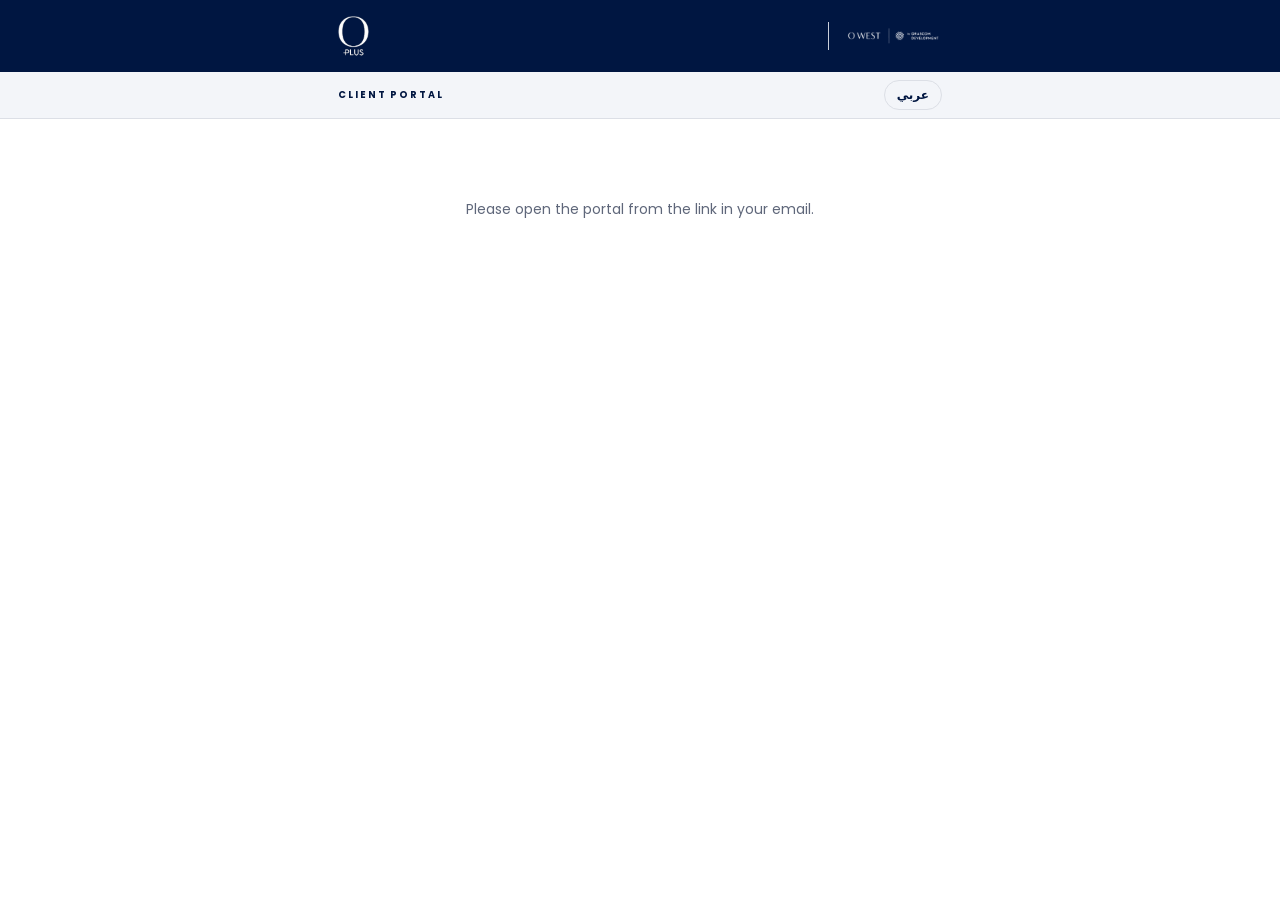
<file: portal/index.html>
<!DOCTYPE html>
<html lang="en">
<head>
<meta charset="utf-8">
<title>O-Plus Client Portal</title>
<meta name="viewport" content="width=device-width, initial-scale=1, viewport-fit=cover">
<meta name="theme-color" content="#001641">
<meta name="robots" content="noindex">
<meta name="referrer" content="no-referrer">
<link rel="icon" href="assets/oplus-mark-white.png">
<link rel="preconnect" href="https://script.google.com">
<link rel="stylesheet" href="portal.css">
<link rel="manifest" href="manifest.webmanifest">
<link rel="apple-touch-icon" href="assets/apple-touch-icon.png">
<meta name="apple-mobile-web-app-capable" content="yes">
<meta name="mobile-web-app-capable" content="yes">
<meta name="apple-mobile-web-app-status-bar-style" content="black-translucent">
<meta name="apple-mobile-web-app-title" content="O-Plus">
</head>
<body>
<header class="band"><div class="in">
  <img class="mark" src="assets/oplus-mark-white.png" alt="O-Plus">
  <span class="rule"></span>
  <img class="lock" src="assets/owest-lockup-white.png" alt="O West by Orascom Development">
</div></header>
<div class="strip"><div class="in">
  <span class="eyebrow" id="unitLine">Client portal</span>
  <span style="display:flex;align-items:center;gap:10px"><span class="small muted" id="clientLine"></span><button class="lang" id="lang" lang="ar">عربي</button></span>
</div></div>

<main class="in" id="view"><div class="center">Loading your portal…</div></main>

<nav class="tabs" id="tabs" hidden><div class="in">
  <button data-v="home"><svg viewBox="0 0 24 24" aria-hidden="true"><path d="M3 11l9-7 9 7v9H3v-9z"/></svg><span data-t="Home|الرئيسية"></span></button>
  <button data-v="approvals"><svg viewBox="0 0 24 24" aria-hidden="true"><circle cx="12" cy="12" r="9"/><path d="M8 12l3 3 5-6"/></svg><span data-t="Approvals|الموافقات"></span><span class="badge" id="badge" hidden></span></button>
  <button data-v="concerns"><svg viewBox="0 0 24 24" aria-hidden="true"><path d="M4 5h16v11H9l-5 4V5z"/></svg><span data-t="Concerns|الاستفسارات"></span></button>
  <button data-v="snags" id="snagTab" hidden><svg viewBox="0 0 24 24" aria-hidden="true"><path d="M8 4h8v3H8z"/><path d="M8 5H5v16h14V5h-3"/><path d="M9 14l2 2 4-4"/></svg><span data-t="Snags|الاستلام"></span><span class="badge" id="snagBadge" hidden></span></button>
  <button data-v="history"><svg viewBox="0 0 24 24" aria-hidden="true"><circle cx="12" cy="12" r="9"/><path d="M12 7v5l3 2"/></svg><span data-t="History|السجل"></span></button>
</div></nav>

<script src="portal.js"></script>
<script src="portal-chat.js"></script>
<script>
let token = "", D = null, view = "home", filter = "all", snagFilter = "all", sel = null, back = "approvals";
/** L("English", "عربي"): the text in the language the client chose. */
const L = (en, ar) => AR() ? ar : en;

function start() {
  try { LANG = localStorage.getItem("oplus_lang") === "ar" ? "ar" : "en"; } catch (e) {}
  applyLang();
  const m = location.hash.match(/t=([A-Za-z0-9]+)/);
  try {
    if (m) { token = m[1]; localStorage.setItem("oplus_t", token); }
    else token = localStorage.getItem("oplus_t") || "";
  } catch (e) { if (m) token = m[1]; }
  // the link stays in the address bar: "Add to Home Screen" on an iPhone saves this exact address
  // chat removed (team meeting 17 Nov): no Chat tab
  if (token) history.replaceState(null, "", location.pathname + "#t=" + token);
  if (!token) return fail(L("Please open the portal from the link in your email.", "برجاء فتح البوابة من الرابط المرسل في بريدك الإلكتروني."));
  $("view").innerHTML = `<div class="center">${L("Loading your portal…", "جاري التحميل…")}</div>`;
  load();
}

$("lang").onclick = () => {
  LANG = AR() ? "en" : "ar";
  try { localStorage.setItem("oplus_lang", LANG); } catch (e) {}
  applyLang(); if (D) render();
};
function applyLang() {
  document.documentElement.lang = LANG; document.documentElement.dir = AR() ? "rtl" : "ltr";
  $("lang").textContent = AR() ? "English" : "عربي"; $("lang").lang = AR() ? "en" : "ar";
  document.title = L("O-Plus Client Portal", "بوابة عملاء O-Plus");
  document.querySelectorAll("[data-t]").forEach(el => { const t = el.dataset.t.split("|"); el.textContent = AR() ? t[1] : t[0]; });
  if (AR() && !$("arFont")) {
    const l = document.createElement("link"); l.id = "arFont"; l.rel = "stylesheet";
    l.href = "https://fonts.googleapis.com/css2?family=IBM+Plex+Sans+Arabic:wght@400;500;600;700&display=swap";
    document.head.appendChild(l);
  }
}

async function load() {
  try { D = (await api({ action: "portal.open", token })); render(); }
  catch (e) { fail(e.message); }
}
function fail(t) { $("view").innerHTML = `<div class="center">${esc(tr(t))}</div>`; }
/** Server messages are English; the client sees them in Arabic when Arabic is on. */
const ERR_AR = {
  "This link is not valid. Please ask your project manager for a new one.": "هذا الرابط غير صالح. برجاء طلب رابط جديد من مدير المشروع.",
  "This link is no longer active. Please ask your project manager for a new one.": "هذا الرابط لم يعد يعمل. برجاء طلب رابط جديد من مدير المشروع.",
  "That code is not correct.": "الكود غير صحيح.", "The code expired. Please request a new one.": "انتهت صلاحية الكود. برجاء طلب كود جديد.",
  "Too many wrong codes. Please request a new one.": "محاولات خاطئة كثيرة. برجاء طلب كود جديد.",
  "Too many codes requested. Please wait an hour and try again.": "طلبات أكواد كثيرة. برجاء الانتظار ساعة والمحاولة مرة أخرى.",
  "We have no email for you yet. Please ask your project manager to add it.": "لا يوجد بريد إلكتروني مسجل لك. برجاء طلب إضافته من مدير المشروع.",
  "This item was already decided or replaced. Please reload.": "تم البت في هذا البند أو استبداله. برجاء إعادة التحميل.",
  "No connection. Please check your internet and try again.": "لا يوجد اتصال. برجاء التحقق من الإنترنت والمحاولة مرة أخرى.",
  "The photo is too large.": "الصورة كبيرة جداً.", "This certificate was already signed or replaced. Please reload.": "تم توقيع هذه الشهادة أو استبدالها. برجاء إعادة التحميل.", "This snag is not marked as fixed yet. Please reload.": "هذه الملاحظة لم تُسجل كمُصلحة بعد. برجاء إعادة التحميل."
};
const tr = m => AR() && ERR_AR[m] || m;
const auth = () => ({ token });
const pending = () => D.items.filter(x => x.status === "Sent for approval");
const TYPE_AR = { "Selection": "اختيار خامة", "Scope of work": "نطاق أعمال", "Date change": "تغيير موعد", "Variation order": "أعمال إضافية" };
const type = t => AR() ? TYPE_AR[t] || t : t;
const EVENT_AR = { "Sent for approval": "أُرسل للموافقة", "Approved": "تمت الموافقة", "Rejected": "طُلب تعديل", "New concern": "استفسار جديد",
  "Team replied": "رد الفريق", "Concern resolved": "تم حل الاستفسار", "Portal invitation sent": "تم إرسال دعوة البوابة", "New link made": "تم إنشاء رابط جديد",
  "Handover certificate sent": "أُرسلت شهادة الاستلام", "Handover certificate signed": "تم توقيع شهادة الاستلام", "Handover certificate declined": "لم تُوقّع شهادة الاستلام", "Document shared": "مستند جديد", "Document removed": "تم حذف مستند", "Snag reported": "ملاحظة استلام جديدة", "Snag fixed": "تم إصلاح ملاحظة استلام", "Snag closed": "تم إغلاق ملاحظة استلام", "Snag reopened": "أُعيد فتح ملاحظة استلام" };
const plural = (n, en1, enN, ar) => AR() ? `${n} ${ar}` : `${n} ${n === 1 ? en1 : enN}`;

document.querySelectorAll("#tabs button").forEach(b => b.onclick = () => go(b.dataset.v));
function go(v, extra) { view = v; if (extra) Object.assign(window, extra); render(); scrollTo(0, 0); }

// Welcome only (Morcos, 18 Nov): the client sees his request and who will contact him. No actions yet.
const WELCOME_ONLY = true;

function render() {
  if (view === "chat") view = "home";
  if (WELCOME_ONLY) {
    $("tabs").hidden = true;
    $("unitLine").textContent = L("Client portal", "بوابة العميل") + " · " + D.unit;
    $("clientLine").textContent = D.client || "";
    $("view").innerHTML = welcomeView() + `<div class="foot"><span><b>O-PLUS</b> · O West by Orascom Development</span><span class="ltr">${esc(D.unit)}</span></div>`;
    return;
  }
  if (Chat.isOpen()) Chat.close();
  $("tabs").hidden = false;
  $("unitLine").textContent = L("Client portal", "بوابة العميل") + " · " + D.unit;
  $("clientLine").textContent = D.client || "";
  const p = pending().length;
  $("badge").hidden = !p; $("badge").textContent = p;
  // The snag list appears from Quality Inspection on, or as soon as there is a snag.
  const snags = D.snags || [], showSnags = snags.length > 0 || (D.status && D.status.stage >= 4);
  $("snagTab").hidden = !showSnags;
  const un = D.chatUnread || 0;
  try { if (navigator.setAppBadge) un + p ? navigator.setAppBadge(un + p) : navigator.clearAppBadge(); } catch (e) {}
  document.querySelector("#tabs .in").style.gridTemplateColumns = `repeat(${showSnags ? 5 : 4},minmax(0,1fr))`;
  const chk = snags.filter(x => x.status === "Fixed").length;
  $("snagBadge").hidden = !chk; $("snagBadge").textContent = chk;
  const tab = { item: back === "selections" ? "home" : back, selections: "home", concern: "concerns", snag: "snags", cert: "home", docs: "home" }[view] || view;
  document.querySelectorAll("#tabs button").forEach(b => b.classList.toggle("on", b.dataset.v === tab));
  $("view").innerHTML = (VIEWS[view] || VIEWS.home)() + `<div class="foot"><span><b>O-PLUS</b> · O West by Orascom Development</span><span class="ltr">${esc(D.unit)}</span></div>`;
  bind();
  loadImages($("view"), auth());
}

function welcomeView() {
  const r = D.request || {}, s = D.status || {}, pm = r.pm || s.pm || D.pm || "";
  const row = (k, v) => v ? `<div class="row" style="cursor:default"><span class="col"><span class="s">${k}</span><span class="t">${esc(v)}</span></span></div>` : "";
  return head(L("O-Plus · Welcome", "O-Plus · أهلاً بك"), L("Dear ", "عزيزنا ") + esc(D.client || L("client", "العميل")),
      L("Thank you for choosing O-Plus. Your request is confirmed and your unit now has its own page.", "شكراً لاختيارك O-Plus. تم تأكيد طلبك وأصبحت لوحدتك صفحة خاصة بها.")) +
    `<div class="eyebrow" style="margin:4px 0 8px">${L("Your request", "طلبك")}</div>
    <div class="rows">
      ${row(L("Unit", "الوحدة"), D.unit)}
      ${row(L("Project", "المشروع"), D.project)}
      ${row(L("Request", "الطلب"), r.product)}
      ${row(L("Your project manager", "مدير المشروع"), pm)}
      ${row(L("Your account manager", "مسؤول المبيعات"), r.sales)}
    </div>
    <div class="card" style="margin-top:16px;padding:16px;cursor:default;text-align:start">
      <b>${L("What happens next", "الخطوة القادمة")}</b>
      <p class="muted" style="margin:8px 0 0;line-height:1.6">${pm
        ? L(`${esc(pm)}, your project manager, will contact you shortly to agree the start of the works, as soon as possible and within the agreed execution time.`, `سيتواصل معك ${esc(pm)}، مدير المشروع، قريباً للاتفاق على بدء الأعمال في أقرب وقت وفي حدود مدة التنفيذ المتفق عليها.`)
        : L("Your project manager will contact you shortly to agree the start of the works, as soon as possible and within the agreed execution time.", "سيتواصل معك مدير المشروع قريباً للاتفاق على بدء الأعمال في أقرب وقت وفي حدود مدة التنفيذ المتفق عليها.")}</p>
      <p class="muted" style="margin:8px 0 0;line-height:1.6">${L("As the works move forward, this page will show your unit's progress, documents and site photos.", "مع تقدم الأعمال، ستعرض هذه الصفحة نسبة الإنجاز والمستندات وصور الموقع الخاصة بوحدتك.")}</p>
    </div>
    <a class="btn" href="https://wa.me/message/4ABCTFS7T6AZK1" target="_blank" rel="noopener" style="display:flex;align-items:center;justify-content:center;gap:8px;margin-top:16px;background:#1F8F4E;color:#fff;text-decoration:none;border-radius:10px;padding:14px;font-weight:600">
      <svg viewBox="0 0 24 24" width="20" height="20" fill="currentColor" aria-hidden="true"><path d="M12 2a10 10 0 00-8.6 15.1L2 22l5-1.3A10 10 0 1012 2zm0 18.2a8.2 8.2 0 01-4.2-1.2l-.3-.2-3 .8.8-2.9-.2-.3A8.2 8.2 0 1112 20.2zm4.5-6.1c-.2-.1-1.5-.7-1.7-.8s-.4-.1-.6.1-.6.8-.8 1-.3.2-.5.1a6.7 6.7 0 01-3.3-2.9c-.2-.4.2-.4.7-1.3a.4.4 0 000-.4l-.8-1.8c-.2-.5-.4-.4-.6-.4h-.5a1 1 0 00-.7.3 3 3 0 00-.9 2.2 5.2 5.2 0 001.1 2.8 11.9 11.9 0 004.6 4c1.7.7 2.4.8 3.2.6a2.8 2.8 0 001.8-1.3 2.3 2.3 0 00.2-1.3c-.1-.1-.3-.2-.5-.3z"/></svg>
      ${L("Chat with O-Plus on WhatsApp", "تواصل مع O-Plus على واتساب")}</a>`;
}

const VIEWS = {
  home() {
    const s = D.status || {}, p = pending().length, open = D.concerns.filter(c => c.status !== "Resolved").length, f = fixes(), ct = cert();
    return head(L("O-Plus · Extra works", "O-Plus · الأعمال الإضافية"), L("Dear ", "أهلاً ") + (D.client || L("client", "بك")),
        L("This portal is the agreed record of your unit: scope, dates, selections and our replies.", "هذه البوابة هي السجل المتفق عليه لوحدتك: نطاق الأعمال والمواعيد والخامات وردودنا.")) +
      `<div class="meta">
        <div><div class="eyebrow m">${L("Progress", "نسبة الإنجاز")}</div><div class="big">${s.poc == null ? "—" : s.poc + "%"}</div></div>
        <div><div class="eyebrow m">${L("Handover", "التسليم")}</div><div class="v">${s.handover ? when(s.handover, true) : "—"}</div></div>
        <div><div class="eyebrow m">${L("PM", "مدير المشروع")}</div><div class="v">${esc(s.pm || D.pm || "—")}</div></div>
      </div>` + stepper(s.stage) + installBanner() +
      (ct && ct.status === "Sent for signature" ? `<button class="cta" data-go="cert"><span><span class="eyebrow">${L("Handover", "التسليم")}</span><b>${L("Your handover certificate is ready to sign", "شهادة الاستلام جاهزة للتوقيع")}</b><span class="small muted">${L("Review it and sign with an email code", "راجعها ووقّع بكود عبر البريد الإلكتروني")}</span></span>${CHEV}</button>` : "") +
      (p ? `<button class="cta" data-go="approvals" data-filter="Sent for approval"><span><span class="eyebrow">${L("Action needed", "مطلوب منك")}</span><b>${L(`${p} item${p > 1 ? "s" : ""} need${p > 1 ? "" : "s"} your approval`, `${p} بند بانتظار موافقتك`)}</b><span class="small muted">${L("Approve, or tell us what to change", "وافق، أو أخبرنا بما تريد تعديله")}</span></span>${CHEV}</button>` : "") +
      (f ? `<button class="cta" data-go="snags" data-sfilter="Fixed"><span><span class="eyebrow">${L("Snag list", "ملاحظات الاستلام")}</span><b>${L(`${f} fix${f > 1 ? "es" : ""} ready for your check`, `${f} إصلاح جاهز لمراجعتك`)}</b><span class="small muted">${L("See the after photo and confirm", "شاهد صورة ما بعد الإصلاح وأكّد")}</span></span>${CHEV}</button>` : "") +
      `<div class="rows">
        ${ct && ct.status === "Signed" ? `<button class="row" data-go="cert"><span class="col"><span class="t">${L("Handover certificate", "شهادة الاستلام")}</span><span class="s">${L("Signed", "تم التوقيع")} · ${when(ct.signedAt, true)}</span></span>${pill("Signed")}</button>` : ""}
        ${docCount() ? `<button class="row" data-go="docs"><span class="col"><span class="t">${L("Documents", "المستندات")}</span><span class="s">${L(`${docCount()} file${docCount() > 1 ? "s" : ""} · drawings, warranties, manuals`, `${docCount()} ملف · رسومات، ضمانات، كتيبات`)}</span></span>${CHEV}</button>` : ""}
        <button class="row" data-go="selections"><span class="col"><span class="t">${L("Selections", "الخامات")}</span><span class="s">${L("Finishes with sample photos", "التشطيبات مع صور العينات")}</span></span>${CHEV}</button>
        <button class="row" data-go="concerns"><span class="col"><span class="t">${L("Concerns", "الاستفسارات")}</span><span class="s">${open ? L(open + " open", open + " مفتوح") : L("Ask us anything about your unit", "اسألنا عن أي شيء يخص وحدتك")}</span></span>${CHEV}</button>
        ${s.report && s.report.url ? `<a class="row" href="${esc(s.report.url)}" target="_blank" rel="noopener" style="text-decoration:none"><span class="col"><span class="t">${L("Weekly report", "التقرير الأسبوعي")}</span><span class="s">${L("Latest", "الأحدث")} · ${esc(s.report.period)}</span></span>${CHEV}</a>` : ""}
      </div>` +
      (s.photos && s.photos.length ? `<div class="eyebrow" style="margin:20px 0 8px">${L("Site photos", "صور الموقع")} · ${when(s.photos[0].date, true)}</div>
        <div class="grid2">${s.photos.slice(0, 4).map(ph => `<div class="ph"><img data-id="${esc(ph.id)}" alt="${L("Site photo", "صورة من الموقع")} ${esc(ph.item)}"><span>${esc(ph.item || when(ph.date, true))}</span></div>`).join("")}</div>` : "");
  },

  approvals() {
    const fs = [["all", L("All", "الكل")], ["Sent for approval", L("Sent for approval", "بانتظار موافقتك")], ["Approved", L("Approved", "تمت الموافقة")], ["Rejected", L("Rejected", "مطلوب تعديل")]];
    if (D.items.some(x => x.type === "Variation order")) fs.push(["vo", L("Variation orders", "الأعمال الإضافية")]);
    const list = D.items.filter(x => filter === "all" || x.status === filter || (filter === "vo" && x.type === "Variation order"));
    return `<div style="display:flex;justify-content:space-between;align-items:flex-end;gap:10px">${head(L("Scope · Dates · Selections", "نطاق الأعمال · المواعيد · الخامات"), L("Approvals", "الموافقات"))}<button class="btn small ghost" id="askExtra" style="margin-bottom:16px">${L("Request extra work", "طلب أعمال إضافية")}</button></div>` +
      `<div class="chips">${fs.map(f => `<button class="chip ${filter === f[0] ? "on" : ""}" data-filter="${f[0]}">${f[1]}</button>`).join("")}</div>` +
      (list.length ? `<div class="rows">${list.map(itemRow).join("")}</div>` : `<p class="muted">${L("Nothing in this list yet.", "لا يوجد شيء في هذه القائمة بعد.")}</p>`);
  },

  selections() {
    const list = D.items.filter(x => x.type === "Selection");
    return head(L("Materials · Finishes", "الخامات · التشطيبات"), L("Selections", "الخامات"), L("Each finish with the sample photos we agreed on.", "كل خامة مع صور العينات المتفق عليها.")) +
      (list.length ? `<div class="grid2">${list.map(x => `<button class="card" data-item="${esc(x.id)}" data-back="selections">
        <div class="ph">${x.photos[0] ? `<img data-id="${esc(x.photos[0])}" alt="">` : ""}</div>
        <div class="body"><span class="t">${esc(x.title)}</span>${pill(x.status)}</div></button>`).join("")}</div>` : `<p class="muted">${L("No selections shared yet.", "لم تتم مشاركة أي خامات بعد.")}</p>`);
  },

  item() {
    const x = D.items.find(i => i.id === sel);
    if (!x) return `<p class="muted">${L("This item is no longer available.", "هذا البند لم يعد متاحاً.")}</p>`;
    return `<button class="back" data-go="${back}">${BACK(L("Back", "رجوع"))}</button>` +
      head(`${type(x.type)} · ${L("Version", "النسخة")} ${x.version}`, x.title) + pill(x.status) +
      (x.photos.length ? `<div class="grid2" style="margin-top:14px">${x.photos.map((id, i) => `<div class="ph"><img data-id="${esc(id)}" alt="${L("Sample photo", "صورة عينة")} ${i + 1}"><span>${L("Sample", "عينة")} ${i + 1}</span></div>`).join("")}</div>` : "") +
      details(x.details) +
      (x.type === "Variation order" ? `<p class="small muted" style="border-inline-start:3px solid var(--amber);padding-inline-start:10px">${L("This is extra work outside your contract. Approving it adds it to your agreed scope. Any cost is agreed with your project manager separately.", "هذه أعمال إضافية خارج التعاقد. الموافقة عليها تضيفها إلى نطاق الأعمال المتفق عليه. أي تكلفة يتم الاتفاق عليها مع مدير المشروع بشكل منفصل.")}</p>` : "") +
      `<p class="small muted">${L("Sent by", "أرسله")} ${esc(x.sentBy)} · ${when(x.sentAt)}</p>` +
      (x.status === "Approved" ? `<div class="note"><b>${L("Approved", "تمت الموافقة")} · ${when(x.decidedAt)}</b><br>${L(`By ${esc(x.decidedBy)}, confirmed with an email code.`, `بواسطة ${esc(x.decidedBy)}، وتم التأكيد بكود عبر البريد الإلكتروني.`)}<br><span class="small muted">${L("Any later change is issued as a new version for approval.", "أي تغيير لاحق يُرسل كنسخة جديدة للموافقة.")}</span></div>` : "") +
      (x.status === "Rejected" ? `<div class="note bad"><b>${L("Rejected", "مطلوب تعديل")} · ${when(x.decidedAt)}</b><br>${L("Reason", "السبب")}: ${esc(x.reason)}<br><span class="small muted">${L("Our team will revise it and send a new version.", "سيقوم فريقنا بالتعديل وإرسال نسخة جديدة.")}</span></div>` : "") +
      (x.status === "Sent for approval" ? `<div class="stack"><button class="btn" data-decide="approve">${L("Approve", "موافقة")}</button><button class="btn bad" data-decide="reject">${L("Request changes", "طلب تعديل")}</button><span class="small muted">${L("We will email you a 6-digit code to confirm. Your decision is recorded with your name, date and time.", "سنرسل لك كوداً من 6 أرقام على بريدك للتأكيد. يُسجَّل قرارك باسمك والتاريخ والوقت.")}</span></div>` : "");
  },

  concerns() {
    return `<div style="display:flex;justify-content:space-between;align-items:flex-end;gap:10px">${head(L("Questions · Issues", "أسئلة · مشاكل"), L("Concerns", "الاستفسارات"))}<button class="btn small" id="newConcern" style="margin-bottom:16px">${L("New concern", "استفسار جديد")}</button></div>` +
      (D.concerns.length ? `<div class="rows">${D.concerns.map(c => { const l = c.messages[c.messages.length - 1] || {};
        return `<button class="row" data-concern="${esc(c.id)}"><span class="col"><span class="t">${esc(c.subject)}</span><span class="s">${esc((l.name || "") + ": " + (l.text || ""))}</span><span class="s">${when(c.updatedAt)}</span></span>${pill(c.status)}</button>`; }).join("")}</div>`
      : `<p class="muted">${L("No concerns yet. If anything on site worries you, tell us here and your PM will reply.", "لا توجد استفسارات بعد. إذا كان هناك ما يقلقك في الموقع، أخبرنا هنا وسيرد عليك مدير المشروع.")}</p>`);
  },

  concern() {
    const c = D.concerns.find(k => k.id === sel);
    if (!c) return `<p class="muted">${L("Not found.", "غير موجود.")}</p>`;
    return `<button class="back" data-go="concerns">${BACK(L("All concerns", "كل الاستفسارات"))}</button>` + head(L("Concern", "استفسار"), c.subject) + pill(c.status) +
      c.messages.map(m => `<div class="msg ${m.from === "client" ? "me" : "them"}"><div class="b">${esc(m.text)}${m.photo ? `<img data-id="${esc(m.photo)}" alt="${L("Attached photo", "صورة مرفقة")}">` : ""}</div><span class="w">${esc(m.name)}${m.from === "team" ? " · O-Plus" : ""} · ${when(m.at)}</span></div>`).join("") +
      (c.status !== "Resolved" ? `<label class="f" for="reply">${L("Your reply", "ردك")}</label><textarea class="f" id="reply" rows="3"></textarea>
        <div class="stack"><button class="btn" id="sendReply">${L("Send", "إرسال")}</button><button class="btn ghost" id="resolve">${L("Mark as resolved", "تم الحل")}</button></div>`
      : `<p class="small muted" style="border-top:1px solid var(--line);padding-top:12px">${L("This concern is resolved. If the issue returns, please open a new concern.", "تم حل هذا الاستفسار. إذا تكررت المشكلة، برجاء فتح استفسار جديد.")}</p>`);
  },

  snags() {
    const all = D.snags || [], n = st => all.filter(x => x.status === st).length;
    const fs = [["all", L("All", "الكل")], ["Open", L("Open", "مفتوحة")], ["Fixed", L("To check", "للمراجعة")], ["Closed", L("Closed", "مغلقة")]];
    const list = all.filter(x => snagFilter === "all" || x.status === snagFilter);
    return `<div style="display:flex;justify-content:space-between;align-items:flex-end;gap:10px">${head(L("Handover · Snag list", "التسليم · ملاحظات الاستلام"), L("Snags", "ملاحظات الاستلام"))}<button class="btn small" id="newSnag" style="margin-bottom:16px">${L("Add a snag", "إضافة ملاحظة")}</button></div>` +
      `<p class="sub" style="margin:-8px 0 0">${L("Anything not right in your unit? Add it with a photo. We fix it, show you the after photo, and you confirm.", "هل هناك شيء غير سليم في وحدتك؟ أضفه مع صورة. نقوم بالإصلاح ونرسل لك صورة بعد الإصلاح، وأنت تؤكد.")}</p>` +
      `<div class="meta"><div><div class="eyebrow m">${L("Open", "مفتوحة")}</div><div class="big">${n("Open")}</div></div>
        <div><div class="eyebrow m">${L("To check", "للمراجعة")}</div><div class="big" style="color:var(--active)">${n("Fixed")}</div></div>
        <div><div class="eyebrow m">${L("Closed", "مغلقة")}</div><div class="big" style="color:var(--done)">${n("Closed")}</div></div></div>` +
      (all.length ? `<div class="chips">${fs.map(f => `<button class="chip ${snagFilter === f[0] ? "on" : ""}" data-sfilter="${f[0]}">${f[1]}</button>`).join("")}</div>` : "") +
      (list.length ? `<div class="rows">${list.map(snagRow).join("")}</div>` : `<p class="muted">${all.length ? L("Nothing in this list.", "لا يوجد شيء في هذه القائمة.") : L("No snags yet. Walk through your unit and add anything that needs fixing.", "لا توجد ملاحظات بعد. تفقّد وحدتك وأضف أي شيء يحتاج إصلاحاً.")}</p>`);
  },

  snag() {
    const x = (D.snags || []).find(k => k.id === sel);
    if (!x) return `<p class="muted">${L("This snag is no longer available.", "هذه الملاحظة لم تعد متاحة.")}</p>`;
    const ph = (ids, label) => ids.length ? `<div class="grid2" style="margin-top:12px">${ids.map((id, i) => `<div class="ph"><img data-id="${esc(id)}" alt="${label} ${i + 1}"><span>${label}</span></div>`).join("")}</div>` : "";
    const before = L("Before", "قبل"), after = L("After", "بعد");
    return `<button class="back" data-go="snags">${BACK(L("Snag list", "ملاحظات الاستلام"))}</button>` +
      head(`${L("Snag", "ملاحظة")} #${x.no} · ${x.from === "team" ? L("Found by O-Plus", "رصدها فريق O-Plus") : L("Reported by you", "أضفتها أنت")}`, x.location || L("Snag", "ملاحظة") + " #" + x.no) + pill(x.status === "Fixed" ? "Please check" : x.status) +
      `<p class="para">${esc(x.text)}</p>` + ph(x.photos, before) +
      `<p class="small muted">${esc(x.reportedBy)} · ${when(x.reportedAt)}</p>` +
      (x.status === "Open" && x.reopenNote ? `<div class="note bad"><b>${L("You said it is still not fixed", "ذكرت أنها لم تُصلح بعد")}</b><br>${esc(x.reopenNote)}</div>` : "") +
      (x.fixPhotos.length && x.status !== "Open" ? `<div class="eyebrow" style="margin-top:18px">${after} · ${L("fixed by", "أصلحها")} ${esc(x.fixedBy)} · ${when(x.fixedAt)}</div>` + ph(x.fixPhotos, after) + (x.fixNote ? `<p class="para">${esc(x.fixNote)}</p>` : "") : "") +
      (x.status === "Fixed" ? `<div class="stack"><button class="btn" id="snagOk">${L("Yes, it's fixed", "نعم، تم الإصلاح")}</button><button class="btn bad" id="snagNo">${L("Still not fixed", "لم تُصلح بعد")}</button><span class="small muted">${L("Your answer is recorded with your name, date and time.", "يُسجَّل ردك باسمك والتاريخ والوقت.")}</span></div>` : "") +
      (x.status === "Closed" ? `<div class="note"><b>${L("Closed", "مغلقة")} · ${when(x.closedAt)}</b><br>${L("Confirmed by", "أكدها")} ${esc(x.closedBy)}.</div>` : "") +
      (x.status === "Open" ? `<p class="small muted" style="border-top:1px solid var(--line);padding-top:12px">${L("Our team is on it. We will email you when it is fixed, with a photo.", "فريقنا يعمل عليها. سنرسل لك بريداً عند الإصلاح مع صورة.")}</p>` : "");
  },

  cert() {
    const x = cert();
    if (!x) return `<p class="muted">${L("No certificate yet.", "لا توجد شهادة بعد.")}</p>`;
    const ok = D.items.filter(i => i.status === "Approved"), sn = D.snags || [];
    return `<button class="back" data-go="home">${BACK(L("Home", "الرئيسية"))}</button>` +
      head(L("Handover · ", "التسليم · ") + D.unit, L("Handover certificate", "شهادة الاستلام")) + pill(x.status) +
      `<div class="kv"><div><span>${L("Unit", "الوحدة")}</span><span class="ltr">${esc(D.unit)}</span></div><div><span>${L("Client", "العميل")}</span><span>${esc(D.client || "")}</span></div>
        <div><span>${L("Handover date", "تاريخ التسليم")}</span><span>${when(x.date, true)}</span></div><div><span>${L("Project manager", "مدير المشروع")}</span><span>${esc((D.status && D.status.pm) || x.issuedBy)}</span></div></div>` +
      details(x.details) +
      `<div class="eyebrow" style="margin-top:16px">${L("Approved works and selections", "الأعمال والخامات المعتمدة")}</div>` +
      (ok.length ? `<div class="rows" style="margin-top:6px">${ok.map(i => `<div class="row"><span class="col"><span class="eyebrow m">${esc(type(i.type))} · v${i.version}</span><span class="t" style="font-size:14px">${esc(i.title)}</span></span><span class="s">${when(i.decidedAt, true)}</span></div>`).join("")}</div>` : `<p class="small muted">${L("As agreed in the contract.", "حسب التعاقد.")}</p>`) +
      `<div class="eyebrow" style="margin-top:16px">${L("Snag list", "ملاحظات الاستلام")}</div><p class="small">${sn.length ? L(`${sn.length} snag${sn.length > 1 ? "s" : ""} recorded, all fixed and confirmed by you.`, `${sn.length} ملاحظة، تم إصلاحها كلها وتأكيدها منك.`) : L("No snags recorded.", "لا توجد ملاحظات.")}</p>` +
      (x.notes ? `<div class="eyebrow" style="margin-top:16px">${L("Notes", "ملاحظات")}</div><p class="para">${esc(x.notes)}</p>` : "") +
      (x.status === "Sent for signature" ? `<div class="stack"><button class="btn" id="certSign">${L("Sign and accept handover", "التوقيع واستلام الوحدة")}</button><button class="btn bad" id="certNo">${L("Something is missing", "يوجد شيء ناقص")}</button><span class="small muted">${L("We will email you a 6-digit code to confirm. Your signature is recorded with your name, date and time, and you receive the certificate as a PDF.", "سنرسل لك كوداً من 6 أرقام للتأكيد. يُسجَّل توقيعك باسمك والتاريخ والوقت، وتصلك الشهادة بصيغة PDF.")}</span></div>` : "") +
      (x.status === "Signed" ? `<div class="note"><b>${L("Signed", "تم التوقيع")} · ${when(x.signedAt)}</b><br>${L(`By ${esc(x.signedBy)}, confirmed with an email code.`, `بواسطة ${esc(x.signedBy)}، وتم التأكيد بكود عبر البريد الإلكتروني.`)}</div><div class="stack"><button class="btn" id="certPdf">${L("Download PDF", "تحميل PDF")}</button></div>` : "");
  },

  docs() {
    const list = (D.docs || []).slice(), c = cert();
    if (c && c.status === "Signed") list.unshift({ id: "", cert: c.id, category: "Certificates", title: L("Handover certificate (signed)", "شهادة الاستلام (موقعة)"), type: "pdf", at: c.signedAt, by: c.signedBy });
    const groups = DOC_CATS.map(cat => [cat, list.filter(d => d.category === cat)]).filter(g => g[1].length);
    return `<button class="back" data-go="home">${BACK(L("Home", "الرئيسية"))}</button>` +
      head(L("Unit file", "ملف الوحدة"), L("Documents", "المستندات"), L("Drawings, warranties and manuals for your unit. Tap a file to download it.", "الرسومات والضمانات وكتيبات التشغيل الخاصة بوحدتك. اضغط على الملف لتحميله.")) +
      (groups.length ? groups.map(g => `<div class="eyebrow" style="margin:16px 0 4px">${esc(AR() ? DOC_CATS_AR[g[0]] : g[0])}</div><div class="rows">${g[1].map(d =>
        `<button class="row" ${d.cert ? `data-certdoc="${esc(d.cert)}"` : `data-doc="${esc(d.id)}"`}><span class="col"><span class="t" style="font-size:14px">${esc(d.title)}</span><span class="s">${esc(String(d.type).toUpperCase())}${d.kb ? " · " + kb(d.kb) : ""} · ${when(d.at, true)}</span></span><span class="small" style="font-weight:600;color:var(--navy)">${L("Download", "تحميل")}</span></button>`).join("")}</div>`).join("")
      : `<p class="muted">${L("No documents yet.", "لا توجد مستندات بعد.")}</p>`);
  },

  history() {
    const dot = e => /Approved|resolved|closed/i.test(e) ? "var(--done)" : /Rejected|reopened/i.test(e) ? "var(--problem)" : /concern|replied|snag/i.test(e) ? "#E0B55C" : "var(--navy)";
    return head(L("Record · Not editable", "السجل · غير قابل للتعديل"), L("History", "السجل"), L("Everything shared, approved or rejected, newest first.", "كل ما تمت مشاركته أو الموافقة عليه أو رفضه، الأحدث أولاً.")) +
      (D.history.length ? `<div class="rows">${D.history.map(h => `<div class="log"><span class="dot" style="background:${dot(h.event)}"></span><span><b style="font-weight:500">${esc(AR() ? EVENT_AR[h.event] || h.event : h.event)}${h.title ? " · " + esc(h.title) : ""}${h.version ? " (v" + esc(h.version) + ")" : ""}</b><br><span class="small muted">${when(h.at)} · ${esc(h.by)}</span></span></div>`).join("")}</div>` : `<p class="muted">${L("Nothing yet.", "لا شيء بعد.")}</p>`);
  }
};

/** The certificate that matters: the one waiting or signed (a declined one is history). */
const docCount = () => (D.docs || []).length + ((cert() || {}).status === "Signed" ? 1 : 0);
const cert = () => (D.certs || []).find(c => c.status !== "Declined") || null;
const fixes = () => (D.snags || []).filter(x => x.status === "Fixed").length;
function snagRow(x) {
  return `<button class="row" data-snag="${esc(x.id)}"><span class="col"><span class="eyebrow m">#${x.no}${x.location ? " · " + esc(x.location) : ""}</span><span class="t" style="font-weight:500;font-size:14px">${esc(x.text)}</span><span class="s">${x.status === "Closed" ? L("Closed ", "أُغلقت ") + when(x.closedAt, true) : x.status === "Fixed" ? L("Fixed ", "أُصلحت ") + when(x.fixedAt, true) : L("Reported ", "أُضيفت ") + when(x.reportedAt, true)}</span></span>${pill(x.status === "Fixed" ? "Please check" : x.status)}</button>`;
}

function itemRow(x) {
  return `<button class="row" data-item="${esc(x.id)}" data-back="approvals"><span class="col"><span class="eyebrow m">${esc(type(x.type))}</span><span class="t">${esc(x.title)}</span><span class="s">${x.status === "Sent for approval" ? L("Sent ", "أُرسل ") + when(x.sentAt, true) : x.decidedAt ? when(x.decidedAt, true) : ""}</span></span>${pill(x.status)}</button>`;
}

function bind() {
  const v = $("view");
  v.querySelectorAll("[data-go]").forEach(b => b.onclick = () => { if (b.dataset.filter) filter = b.dataset.filter; if (b.dataset.sfilter) snagFilter = b.dataset.sfilter; go(b.dataset.go); });
  v.querySelectorAll(".chips [data-filter]").forEach(b => b.onclick = () => { filter = b.dataset.filter; render(); });
  v.querySelectorAll(".chips [data-sfilter]").forEach(b => b.onclick = () => { snagFilter = b.dataset.sfilter; render(); });
  v.querySelectorAll("[data-item]").forEach(b => b.onclick = () => { sel = b.dataset.item; back = b.dataset.back || "approvals"; go("item"); });
  v.querySelectorAll("[data-concern]").forEach(b => b.onclick = () => { sel = b.dataset.concern; go("concern"); });
  v.querySelectorAll("[data-snag]").forEach(b => b.onclick = () => { sel = b.dataset.snag; go("snag"); });
  v.querySelectorAll("[data-decide]").forEach(b => b.onclick = () => decide(b.dataset.decide));
  if ($("newConcern")) $("newConcern").onclick = () => newConcern(false);
  if ($("askExtra")) $("askExtra").onclick = () => newConcern(true);
  if ($("newSnag")) $("newSnag").onclick = newSnag;
  if ($("snagOk")) $("snagOk").onclick = () => busy($("snagOk"), async () => {
    D = await api({ action: "portal.snag.close", token, snagId: sel }); render(); toast(L("Thank you. The snag is closed.", "شكراً لك. تم إغلاق الملاحظة."));
  });
  if ($("snagNo")) $("snagNo").onclick = snagReopen;
  if ($("certSign")) $("certSign").onclick = signCert;
  v.querySelectorAll("[data-doc]").forEach(b => b.onclick = () => busy(b, async () => { const j = await api({ action: "portal.doc", token, docId: b.dataset.doc }); saveData(j.data, j.name); }));
  v.querySelectorAll("[data-certdoc]").forEach(b => b.onclick = () => busy(b, async () => { const j = await api({ action: "portal.cert.pdf", token, certId: b.dataset.certdoc }); saveData(j.data, j.name); }));
  if ($("certNo")) $("certNo").onclick = declineCert;
  if ($("certPdf")) $("certPdf").onclick = () => busy($("certPdf"), async () => {
    const j = await api({ action: "portal.cert.pdf", token, certId: cert().id });
    const a = document.createElement("a"); a.href = j.data; a.download = j.name; document.body.appendChild(a); a.click(); a.remove();
  });
  if ($("sendReply")) $("sendReply").onclick = () => busy($("sendReply"), async () => {
    const text = $("reply").value.trim(); if (!text) return toast(L("Please write a reply.", "برجاء كتابة رد."));
    D = await api({ action: "portal.reply", token, concernId: sel, text }); render(); toast(L("Sent to the team.", "تم الإرسال للفريق."));
  });
  if ($("resolve")) $("resolve").onclick = () => busy($("resolve"), async () => {
    D = await api({ action: "portal.resolve", token, concernId: sel }); render(); toast(L("Concern marked as resolved.", "تم تسجيل الاستفسار كمحلول."));
  });
}

async function busy(btn, fn) {
  const t = btn.textContent; btn.disabled = true; btn.textContent = L("Please wait…", "برجاء الانتظار…");
  try { await fn(); } catch (e) { toast(tr(e.message)); } finally { if (document.body.contains(btn)) { btn.disabled = false; btn.textContent = t; } }
}

function decide(kind) {
  const x = D.items.find(i => i.id === sel);
  const s = sheet(`<div class="eyebrow">${kind === "approve" ? L("Confirm approval", "تأكيد الموافقة") : L("Request changes", "طلب تعديل")}</div>
    <div class="title" style="font-size:17px">${esc(x.title)}</div>
    ${kind === "reject" ? `<label class="f" for="reason">${L("What should we change?", "ما الذي تريد تعديله؟")}</label><textarea class="f" id="reason" rows="4"></textarea>` : `<p class="small">${L(`We will email a 6-digit code to ${esc(D.email || "your email")} to confirm it is you.`, `سنرسل كوداً من 6 أرقام إلى <span class="ltr">${esc(D.email || "بريدك")}</span> للتأكد من هويتك.`)}</p>`}
    <div id="codeBox" hidden><label class="f" for="code">${L("Code from your email", "الكود المرسل لبريدك")}</label><input class="f code ltr" id="code" inputmode="numeric" autocomplete="one-time-code" maxlength="6"></div>
    <div class="err" id="err" hidden></div>
    <div class="stack"><button class="btn ${kind === "reject" ? "red" : ""}" id="go">${L("Send me a code", "أرسل لي الكود")}</button><button class="btn ghost" id="cancel">${L("Cancel", "إلغاء")}</button></div>`);
  let step = 1;
  const err = t => { $("err").hidden = !t; $("err").textContent = t || ""; };
  s.querySelector("#cancel").onclick = closeSheet;
  s.querySelector("#go").onclick = () => busy($("go"), async () => {
    err("");
    const reason = kind === "reject" ? $("reason").value.trim() : "";
    if (kind === "reject" && !reason) return err(L("Please add a reason.", "برجاء كتابة السبب."));
    if (step === 1) {
      const j = await api({ action: "portal.code", token, itemId: x.id, decision: kind });
      $("codeBox").hidden = false; step = 2; $("code").focus();
      toast(L("Code sent to ", "تم إرسال الكود إلى ") + j.sentTo);
      setTimeout(() => $("go").textContent = kind === "approve" ? L("Confirm approval", "تأكيد الموافقة") : L("Send to the team", "إرسال للفريق"), 0);
      return;
    }
    const code = $("code").value.replace(/\D/g, "");
    if (code.length !== 6) return err(L("Enter the 6-digit code.", "أدخل الكود المكون من 6 أرقام."));
    try { D = await api({ action: "portal.decide", token, itemId: x.id, decision: kind, reason, code }); }
    catch (e) { return err(tr(e.message)); }
    closeSheet(); render(); toast(kind === "approve" ? L("Approval recorded. The team has been notified.", "تم تسجيل الموافقة وإبلاغ الفريق.") : L("Sent to the team.", "تم الإرسال للفريق."));
  });
}

function signCert() {
  const x = cert();
  const s = sheet(`<div class="eyebrow">${L("Sign handover certificate", "توقيع شهادة الاستلام")}</div><div class="title" style="font-size:17px">${esc(D.unit)}</div>
    <p class="small">${L(`We will email a 6-digit code to ${esc(D.email || "your email")} to confirm it is you.`, `سنرسل كوداً من 6 أرقام إلى <span class="ltr">${esc(D.email || "بريدك")}</span> للتأكد من هويتك.`)}</p>
    <div id="codeBox" hidden><label class="f" for="code">${L("Code from your email", "الكود المرسل لبريدك")}</label><input class="f code ltr" id="code" inputmode="numeric" autocomplete="one-time-code" maxlength="6"></div>
    <div class="err" id="err" hidden></div>
    <div class="stack"><button class="btn" id="go">${L("Send me a code", "أرسل لي الكود")}</button><button class="btn ghost" id="cancel">${L("Cancel", "إلغاء")}</button></div>`);
  let step = 1;
  const err = t => { $("err").hidden = !t; $("err").textContent = t || ""; };
  s.querySelector("#cancel").onclick = closeSheet;
  s.querySelector("#go").onclick = () => busy($("go"), async () => {
    err("");
    if (step === 1) {
      const j = await api({ action: "portal.code", token, certId: x.id });
      $("codeBox").hidden = false; step = 2; $("code").focus();
      toast(L("Code sent to ", "تم إرسال الكود إلى ") + j.sentTo);
      setTimeout(() => $("go").textContent = L("Sign and accept", "التوقيع والاستلام"), 0);
      return;
    }
    const code = $("code").value.replace(/\D/g, "");
    if (code.length !== 6) return err(L("Enter the 6-digit code.", "أدخل الكود المكون من 6 أرقام."));
    try { D = await api({ action: "portal.cert.sign", token, certId: x.id, code }); }
    catch (e) { return err(tr(e.message)); }
    closeSheet(); render(); toast(L("Signed. The certificate is on its way to your email.", "تم التوقيع. ستصلك الشهادة على بريدك الإلكتروني."));
  });
}

function declineCert() {
  const s = sheet(`<div class="eyebrow">${L("Not ready to sign", "غير جاهز للتوقيع")}</div><div class="title" style="font-size:17px">${L("What is missing?", "ما الناقص؟")}</div>
    <textarea class="f" id="dn" rows="4" style="margin-top:12px"></textarea><div class="err" id="derr" hidden></div>
    <div class="stack"><button class="btn red" id="dgo">${L("Send to the team", "إرسال للفريق")}</button><button class="btn ghost" id="dc">${L("Cancel", "إلغاء")}</button></div>`);
  s.querySelector("#dc").onclick = closeSheet;
  s.querySelector("#dgo").onclick = () => busy($("dgo"), async () => {
    const note = $("dn").value.trim();
    if (!note) { $("derr").hidden = false; $("derr").textContent = L("Please tell us what is missing.", "برجاء توضيح الناقص."); return; }
    D = await api({ action: "portal.cert.decline", token, certId: cert().id, note }); closeSheet(); go("home"); toast(L("Sent to the team. We will fix it and send a new certificate.", "تم الإرسال للفريق. سنقوم بالإصلاح وإرسال شهادة جديدة."));
  });
}

function newSnag() {
  let photos = [];
  const s = sheet(`<div class="eyebrow">${L("Add a snag", "إضافة ملاحظة استلام")}</div><div class="title" style="font-size:17px">${L("What needs fixing?", "ما الذي يحتاج إصلاحاً؟")}</div>
    <label class="f" for="sl">${L("Where", "المكان")}</label><input class="f" id="sl" list="rooms" maxlength="120" placeholder="${L("For example: Kitchen", "مثال: المطبخ")}"><datalist id="rooms">${(AR() ? ROOMS_AR : ROOMS).map(r => `<option value="${esc(r)}">`).join("")}</datalist>
    <label class="f" for="st">${L("What is wrong", "المشكلة")}</label><textarea class="f" id="st" rows="3" placeholder="${L("For example: chipped tile next to the sink", "مثال: بلاطة مكسورة بجوار الحوض")}"></textarea>
    <input type="file" id="sf" accept="image/*" multiple hidden><div class="thumbs" id="sth"></div>
    <div class="err" id="serr" hidden></div>
    <div class="stack"><button class="btn ghost" id="sp">${L("Add photos (up to 4)", "إضافة صور (حتى 4)")}</button><button class="btn" id="ssend">${L("Save snag", "حفظ الملاحظة")}</button><button class="btn ghost" id="smore">${L("Save and add another", "حفظ وإضافة أخرى")}</button><button class="btn ghost" id="sc" style="border:0">${L("Cancel", "إلغاء")}</button></div>`);
  const err = t => { $("serr").hidden = !t; $("serr").textContent = t || ""; };
  s.querySelector("#sc").onclick = closeSheet;
  s.querySelector("#sp").onclick = () => $("sf").click();
  s.querySelector("#sf").onchange = async e => {
    for (const f of e.target.files) if (photos.length < 4) photos.push(await compress(f));
    $("sth").innerHTML = photos.map(p => `<img src="${p}" alt="">`).join("");
  };
  const save = more => async () => {
    err("");
    const location = $("sl").value.trim(), text = $("st").value.trim();
    if (!text) return err(L("Please describe the snag.", "برجاء وصف المشكلة."));
    if (!photos.length) return err(L("Please add at least one photo.", "برجاء إضافة صورة واحدة على الأقل."));
    D = await api({ action: "portal.snag", token, location, text, photos });
    const no = Math.max(...D.snags.map(x => x.no));
    snagFilter = "all"; view = "snags"; render();
    if (more) { newSnag(); $("sl").value = location; $("st").focus(); } else closeSheet();
    toast(L(`Snag #${no} saved.${more ? " Add the next one." : " Your PM has been notified."}`, `تم حفظ الملاحظة #${no}.${more ? " أضف التالية." : " تم إبلاغ مدير المشروع."}`));
  };
  s.querySelector("#ssend").onclick = () => busy($("ssend"), save(false));
  s.querySelector("#smore").onclick = () => busy($("smore"), save(true));
}

function snagReopen() {
  const x = D.snags.find(k => k.id === sel);
  const s = sheet(`<div class="eyebrow">${L("Still not fixed", "لم تُصلح بعد")}</div><div class="title" style="font-size:17px">#${x.no}${x.location ? " · " + esc(x.location) : ""}</div>
    <label class="f" for="rn">${L("What is still wrong?", "ما الذي ما زال غير سليم؟")}</label><textarea class="f" id="rn" rows="4"></textarea>
    <div class="err" id="rerr" hidden></div>
    <div class="stack"><button class="btn red" id="rgo">${L("Send back to the team", "إعادتها للفريق")}</button><button class="btn ghost" id="rc">${L("Cancel", "إلغاء")}</button></div>`);
  s.querySelector("#rc").onclick = closeSheet;
  s.querySelector("#rgo").onclick = () => busy($("rgo"), async () => {
    const note = $("rn").value.trim();
    if (!note) { $("rerr").hidden = false; $("rerr").textContent = L("Please tell us what is still wrong.", "برجاء توضيح ما زال غير سليم."); return; }
    D = await api({ action: "portal.snag.reopen", token, snagId: sel, note }); closeSheet(); render(); toast(L("Sent back to the team.", "تمت إعادتها للفريق."));
  });
}

/** A concern, or (extra = true) a request for extra work that the PM answers with a variation order. */
function newConcern(extra) {
  let photo = "";
  const s = sheet(`<div class="eyebrow">${extra ? L("Request extra work", "طلب أعمال إضافية") : L("New concern", "استفسار جديد")}</div>
    ${extra ? `<p class="small muted">${L("Tell us what you would like added. Your PM will reply here and send a variation order for your approval.", "أخبرنا بما تريد إضافته. سيرد مدير المشروع هنا ويرسل لك أمر أعمال إضافية للموافقة.")}</p>` : ""}
    <label class="f" for="cs">${extra ? L("What do you want added?", "ما الذي تريد إضافته؟") : L("Subject", "الموضوع")}</label><input class="f" id="cs" maxlength="180" placeholder="${extra ? L("For example: extra socket in the kitchen", "مثال: بريزة إضافية في المطبخ") : L("For example: crack in the corridor wall", "مثال: شرخ في حائط الطرقة")}">
    <label class="f" for="cb">${L("Details", "التفاصيل")}</label><textarea class="f" id="cb" rows="4" placeholder="${extra ? L("Where, how many, any reference photo", "المكان، العدد، وأي صورة مرجعية") : L("What did you notice, and where?", "ماذا لاحظت، وأين؟")}"></textarea>
    <input type="file" id="cf" accept="image/*" hidden><div class="thumbs" id="ct"></div>
    <div class="stack"><button class="btn ghost" id="cp">${L("Attach a photo", "إرفاق صورة")}</button><button class="btn" id="csend">${L("Send", "إرسال")}</button><button class="btn ghost" id="cc">${L("Cancel", "إلغاء")}</button></div>`);
  s.querySelector("#cc").onclick = closeSheet;
  s.querySelector("#cp").onclick = () => $("cf").click();
  s.querySelector("#cf").onchange = async e => { if (!e.target.files[0]) return; photo = await compress(e.target.files[0]); $("ct").innerHTML = `<img src="${photo}" alt="">`; };
  s.querySelector("#csend").onclick = () => busy($("csend"), async () => {
    const raw = $("cs").value.trim(), text = $("cb").value.trim();
    const subject = raw && extra ? "Extra work request: " + raw : raw || (extra ? "Extra work request" : "");
    if (!raw && !text) return toast(L("Please write your concern.", "برجاء كتابة استفسارك."));
    D = await api({ action: "portal.concern", token, subject, text, photo });
    closeSheet(); sel = D.concerns[0] && D.concerns[0].id; go("concern"); toast(L("Sent. Your PM will reply here.", "تم الإرسال. سيرد مدير المشروع هنا."));
  });
}

/* ---------- chat ---------- */
const within = n => n % 60 === 0 ? L(n === 60 ? "1 hour" : n / 60 + " hours", n === 60 ? "ساعة" : n / 60 + " ساعات") : L(n + " minutes", n + " دقيقة");
const initials = n => String(n || "PM").replace(/^(Eng\.|م\.)\s*/i, "").split(/\s+/).map(w => w[0]).slice(0, 2).join("").toUpperCase();
function pmName() { return (D.status && D.status.pm) || D.pm || L("Your PM", "مدير المشروع"); }
function openChat() {
  $("tabs").hidden = true;
  Chat.open($("view"), {
    side: "client", L, title: pmName() + " · O-Plus", avatar: esc(initials(pmName())),
    quick: AR() ? ["فيه أي جديد النهارده؟", "الفريق هيكون في الموقع إمتى؟", "ممكن تكلمني؟", "شكراً 👍"] : ["Any update today?", "When is the team on site?", "Please call me", "Thank you 👍"],
    empty: L("Write to your project manager here, just like WhatsApp: messages, photos and voice notes. Everything stays on your unit's record, and you will see when it has been read.",
      "اكتب لمدير المشروع هنا مثل واتساب تماماً: رسائل وصور ورسائل صوتية. كل شيء يُحفظ في سجل وحدتك، وسترى متى تمت قراءة رسالتك."),
    statusLine: c => c.rules.open ? L(`Usually replies within ${within(c.rules.within)}`, `يرد عادةً خلال ${within(c.rules.within)}`)
      : L(`Outside working hours · replies ${shortWhen(c.rules.next)}`, `خارج مواعيد العمل · الرد ${shortWhen(c.rules.next)}`),
    call: p => api(Object.assign({}, p, { action: { get: "portal.chat", send: "portal.chat.send", file: "portal.chat.file" }[p.action], token })),
    onSeen: () => { if (D) D.chatUnread = 0; try { navigator.clearAppBadge && navigator.clearAppBadge(); } catch (e) {} },
    onBack: () => { view = "home"; render(); load(); }
  });
}
function chatCard() {
  const n = D.chatUnread || 0;
  return `<button class="chatcta" data-go="chat"><span class="av"><img src="assets/oplus-mark-white.png" alt=""></span>
    <span class="col"><b>${L("Chat with ", "تحدث مع ") + esc(pmName())}</b><span class="s">${n ? L(`${n} new message${n > 1 ? "s" : ""}`, `${n} رسالة جديدة`) : L("Messages, photos and voice notes", "رسائل وصور ورسائل صوتية")}</span></span>
    ${n ? `<span class="n">${n}</span>` : CHEV}</button>`;
}

/* ---------- install as an app ---------- */
let installEvt = null;
addEventListener("beforeinstallprompt", e => { e.preventDefault(); installEvt = e; if (D && view === "home") render(); });
const standalone = () => matchMedia("(display-mode: standalone)").matches || navigator.standalone === true;
function installBanner() {
  let off = false; try { off = localStorage.getItem("oplus_noinstall") === "1"; } catch (e) {}
  if (standalone() || off) return "";
  const ios = /iphone|ipad|ipod/i.test(navigator.userAgent);
  if (!ios && !installEvt) return "";
  return `<div class="install"><img src="assets/icon-192.png" alt=""><span class="col"><b>${L("Add O-Plus to your home screen", "أضف O-Plus إلى شاشتك الرئيسية")}</b>
    <span>${ios ? L("Tap Share, then “Add to Home Screen”. It opens like an app, no link needed.", "اضغط مشاركة ثم ”إضافة إلى الشاشة الرئيسية“. يفتح مثل التطبيق بدون رابط.")
      : L("It opens like an app, no link needed.", "يفتح مثل التطبيق بدون رابط.")}</span></span>
    ${ios ? "" : `<button class="btn" id="installGo">${L("Add", "إضافة")}</button>`}<button class="x" id="installX" aria-label="${L("Close", "إغلاق")}">×</button></div>`;
}
document.addEventListener("click", async e => {
  if (e.target.closest("#installX")) { try { localStorage.setItem("oplus_noinstall", "1"); } catch (x) {} render(); }
  if (e.target.closest("#installGo") && installEvt) { installEvt.prompt(); await installEvt.userChoice; installEvt = null; render(); }
});
if ("serviceWorker" in navigator) navigator.serviceWorker.register("sw.js").catch(() => {});
// coming back to the app: refresh counts
document.addEventListener("visibilitychange", () => { if (!document.hidden && D && view !== "chat" && !$("sheet")) load(); });

start();
</script>
</body>
</html>
</file>
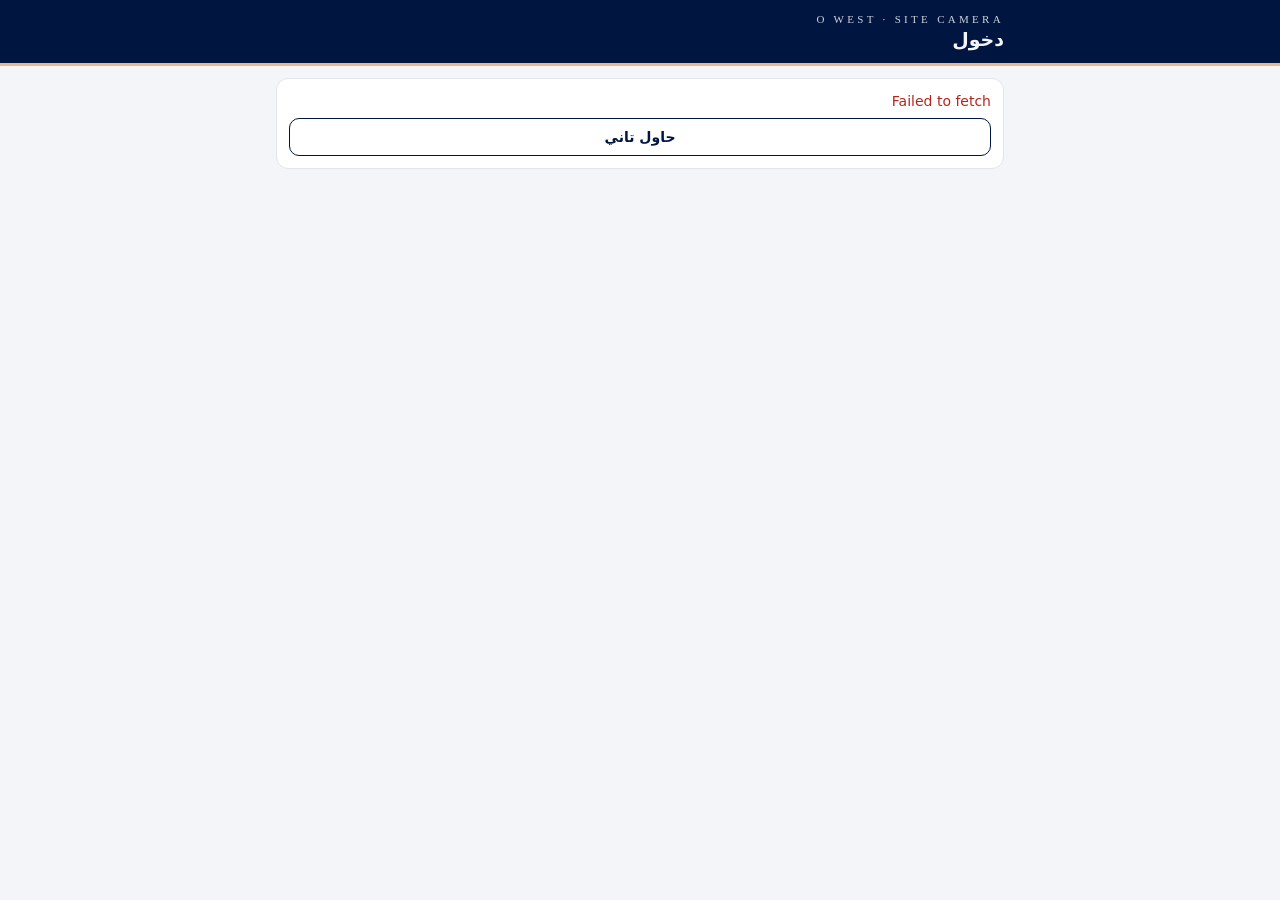
<file: dashboard.html>
<!DOCTYPE html><html lang="ar" dir="rtl"><head><meta charset="utf-8"><title>O West Team</title>
<meta http-equiv="refresh" content="0;url=team.html"><meta name="viewport" content="width=device-width,initial-scale=1"></head>
<body style="font-family:system-ui;padding:24px">الداشبورد اتنقل لـ <a href="team.html">صفحة الفريق</a>.</body></html>
</file>
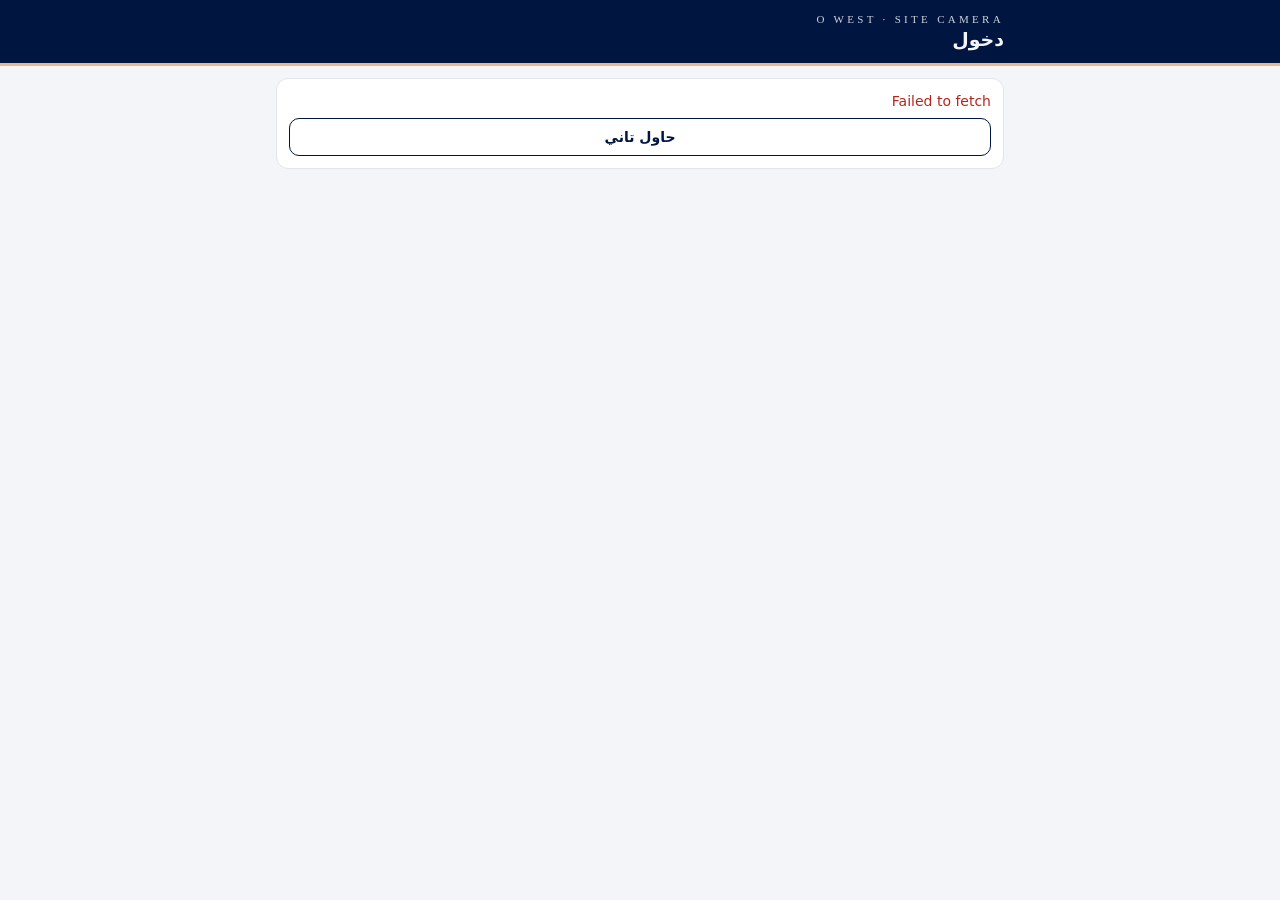
<file: team.html>
<!DOCTYPE html>
<html lang="ar" dir="rtl">
<head>
<meta charset="utf-8">
<title>O West Team</title>
<meta name="viewport" content="width=device-width, initial-scale=1, viewport-fit=cover">
<meta name="theme-color" content="#001641">
<link rel="icon" href="icon-192.png">
<style>
:root{--n:#001641;--p:#e9b88f;--soft:#fbf3ec;--bg:#f4f5f8;--card:#fff;--line:#e2e5ec;--mute:#5f6779;--chip:#eceef4;
--ok:#1f7a4d;--okb:#e3f2ea;--wr:#9a5b00;--wrb:#fdf0dc;--bad:#b3261e;--badb:#fde8e6;--bl:#2a4a9a;--blb:#e8eefc;--rep:#eef7f1;
--f:system-ui,-apple-system,"Segoe UI",Roboto,Tahoma,sans-serif;--mono:ui-monospace,Menlo,Consolas,monospace}
@media (prefers-color-scheme:dark){:root{--n:#e9ecf4;--bg:#0b1020;--card:#141b2e;--line:#26304a;--mute:#9aa3b8;--soft:#2a2218;--chip:#1c2540;
--ok:#58c48e;--okb:#16301f;--wr:#e3a54a;--wrb:#33270f;--bad:#f08a80;--badb:#3a1714;--bl:#9db4f0;--blb:#1a2547;--rep:#132a1d;color-scheme:dark}}
*{box-sizing:border-box}html,body{margin:0}
body{background:var(--bg);color:var(--n);font-family:var(--f);font-size:15px;line-height:1.45;-webkit-tap-highlight-color:transparent}
[hidden]{display:none!important}
header{background:#001641;color:#f4f5f8;border-bottom:3px solid #e9b88f;padding-top:env(safe-area-inset-top,0)}
header .in{max-width:760px;margin:0 auto;display:flex;justify-content:space-between;align-items:center;gap:10px;padding:12px 16px}
.brand{font-family:Georgia,serif;letter-spacing:.3em;font-size:11px;opacity:.85}
.ttl{font-size:19px;font-weight:800;line-height:1.2}
.who{font-size:12px;text-align:left;opacity:.9}.who b{display:block;color:#e9b88f;font-size:14px}
.who button{font:inherit;font-size:11px;background:none;border:0;color:#cfd6e6;text-decoration:underline;padding:0}
main{max-width:760px;margin:0 auto;padding:12px 16px 80px;display:flex;flex-direction:column;gap:10px}
.card{background:var(--card);border:1px solid var(--line);border-radius:12px;padding:12px;display:flex;flex-direction:column;gap:7px;min-width:0}
button.card{font:inherit;color:inherit;text-align:start;width:100%}
.row{display:flex;justify-content:space-between;align-items:center;gap:8px;flex-wrap:wrap}
.u{font-family:var(--mono);font-weight:800;direction:ltr;unicode-bidi:isolate}
.cl{color:var(--mute);font-size:13px}
.meta{display:flex;gap:4px 12px;flex-wrap:wrap;font-size:13px;color:var(--mute)}.meta b{color:var(--n)}
.st{flex:none;font-size:12px;font-weight:800;border-radius:99px;padding:2px 10px;white-space:nowrap}
.s1{background:var(--okb);color:var(--ok)}.s2{background:var(--wrb);color:var(--wr)}.s3{background:var(--badb);color:var(--bad)}.s4{background:var(--blb);color:var(--bl)}
.h{font-weight:800;font-size:13px;color:var(--mute);margin:6px 2px 0;display:flex;gap:6px;align-items:center}
.badge{background:var(--bad);color:#fff;border-radius:99px;font-size:11px;padding:1px 8px;font-weight:800}
.btn{font:inherit;font-weight:800;border:0;border-radius:10px;padding:12px;min-height:46px;background:#001641;color:#fff;text-align:center;text-decoration:none;display:block;cursor:pointer}
.btn.line{background:var(--card);color:var(--n);border:1px solid var(--n)}.btn.go{background:#1f7a4d}.btn.sm{padding:8px 10px;min-height:38px;font-size:14px}
.btn:disabled{opacity:.5}
.two{display:flex;gap:8px}.two>*{flex:1}
.tabs{display:flex;background:var(--chip);border-radius:10px;padding:3px;gap:3px;overflow-x:auto}
.tab{flex:1;font:inherit;font-weight:800;font-size:13px;border:0;background:none;color:var(--mute);border-radius:8px;padding:9px 6px;white-space:nowrap}
.tab.on{background:var(--card);color:var(--n);box-shadow:0 1px 2px rgba(0,0,0,.08)}
.cm{border-right:3px solid #e9b88f;background:var(--soft);border-radius:8px;padding:8px 10px;font-size:14px;display:flex;flex-direction:column;gap:3px;white-space:pre-line}
.cm .by{font-size:11px;color:var(--mute);white-space:normal}.cm.rep{border-right-color:var(--ok);background:var(--rep)}
textarea,input{font:inherit;font-size:16px;width:100%;border:1px solid var(--line);border-radius:10px;padding:10px;background:var(--card);color:var(--n)}
.kpis{display:grid;grid-template-columns:repeat(2,1fr);gap:8px}
.k{background:var(--card);border:1px solid var(--line);border-radius:12px;padding:10px 12px}
.k .n{font-size:26px;font-weight:800;font-variant-numeric:tabular-nums;line-height:1.15}.k .n small{font-size:13px;color:var(--mute);font-weight:600}
.k .l{font-size:12px;color:var(--mute);font-weight:700}.k.big{grid-column:1/-1}
@media(min-width:700px){.kpis{grid-template-columns:repeat(4,1fr)}.k.big{grid-column:span 2}}
.bar{height:8px;border-radius:9px;background:var(--chip);overflow:hidden;display:flex;margin-top:6px}.bar i{display:block;height:100%}
.al{display:flex;gap:8px;font-size:14px;padding:9px 11px;border-radius:10px}.al.r{background:var(--badb)}.al.o{background:var(--wrb)}
.band{font-size:11px;font-weight:800;border-radius:99px;padding:2px 9px}
.ph{display:grid;grid-template-columns:repeat(4,1fr);gap:4px}.ph img{width:100%;aspect-ratio:1;object-fit:cover;border-radius:6px;background:var(--chip);cursor:zoom-in}
.prog{height:6px;width:70px;background:var(--chip);border-radius:9px;overflow:hidden;display:inline-block;vertical-align:middle}.prog i{display:block;height:100%;background:var(--ok)}
.link{font:inherit;font-size:13px;background:none;border:0;color:var(--bl);padding:0;text-decoration:underline;cursor:pointer}
.empty{text-align:center;color:var(--mute);padding:18px}
.err{color:var(--bad);font-size:14px}
.chips{display:flex;gap:6px;flex-wrap:wrap}
.chip{font:inherit;font-size:14px;font-weight:700;border:1px solid var(--line);background:var(--card);color:var(--n);border-radius:99px;padding:7px 13px}
.chip.on{background:#001641;color:#fff;border-color:#001641}
.pin{display:flex;gap:10px;justify-content:center}.pin span{width:46px;height:54px;border:2px solid var(--line);border-radius:10px;background:var(--card);display:flex;align-items:center;justify-content:center;font-size:26px}
.keys{display:grid;grid-template-columns:repeat(3,1fr);gap:8px}.keys button{font:inherit;font-size:22px;font-weight:700;background:var(--card);color:var(--n);border:1px solid var(--line);border-radius:10px;padding:13px}
.light{position:fixed;inset:0;z-index:30;background:#000;display:flex;align-items:center;justify-content:center}.light img{max-width:100%;max-height:100%}
.load{color:var(--mute);font-size:13px}
.back{font:inherit;background:none;border:0;color:#cfd6e6;font-size:13px;padding:0;cursor:pointer}
</style>
</head>
<body>
<header><div class="in">
  <div><div class="brand">O WEST · SITE CAMERA</div><div class="ttl" id="ttl">الفريق</div><button class="back" id="back" hidden>‹ رجوع</button></div>
  <div class="who" id="who" hidden><span id="role"></span><b id="whoName"></b><button id="pinBtn">غيّر الـ PIN</button> · <button id="out">خروج</button></div>
</div></header>
<main id="main"></main>
<div class="light" id="light" hidden><img id="limg" alt=""></div>

<script>
const API_URL="https://script.google.com/macros/s/AKfycbyPqz639Y6R1--7qazMyHZ0-LpQFSX7e_daagYkQgmgUK2TDYilBjrbOwUdojpsIB3_qQ/exec";
const $=id=>document.getElementById(id);
const esc=s=>String(s==null?'':s).replace(/[&<>"']/g,c=>({'&':'&amp;','<':'&lt;','>':'&gt;','"':'&quot;',"'":'&#39;'}[c]));
const store={get(k){try{return localStorage.getItem(k)}catch(e){return null}},set(k,v){try{localStorage.setItem(k,v)}catch(e){}},del(k){try{localStorage.removeItem(k)}catch(e){}}};
let ME=null;try{ME=JSON.parse(store.get('team')||'null');if(ME&&ME.expires<Date.now())ME=null}catch(e){}
const short=u=>String(u||'').replace(/^OW\//,'');
const dmy=d=>d?d.slice(8,10)+'/'+d.slice(5,7):'';
function ago(n){return n==null?'عمرها ما اتزارت':n<=0?'النهارده':n===1?'امبارح':`من ${n} يوم`}
function agoCls(n){return n==null?'s3':n<=0?'s1':n<=2?'s4':'s2'}
function since(t){if(!t)return'';const m=Math.round((Date.now()-new Date(t.replace(' ','T')))/60000);return m<60?`من ${Math.max(m,1)} دقيقة`:m<1440?`من ${Math.round(m/60)} ساعة`:`من ${Math.round(m/1440)} يوم`}

async function api(body){
  const r=await fetch(API_URL,{method:'POST',headers:{'Content-Type':'text/plain;charset=utf-8'},body:JSON.stringify(Object.assign({token:ME&&ME.token},body)),redirect:'follow'});
  const j=await r.json();
  if(!j.ok){if(j.code==='auth'){logout();}throw new Error(j.error||'حصلت مشكلة.')}
  return j;
}
function logout(){ME=null;store.del('team');route('login')}
$('out').onclick=logout;
$('pinBtn').onclick=()=>{
  $('main').insertAdjacentHTML('afterbegin',`<div class="card" id="pinBox"><div class="h" style="margin:0">غيّر الـ PIN</div>
    <input id="oldPin" type="password" inputmode="numeric" placeholder="الـ PIN الحالي">
    <input id="newPin" type="password" inputmode="numeric" placeholder="الـ PIN الجديد (4 لـ 8 أرقام)">
    <input id="newPin2" type="password" inputmode="numeric" placeholder="اكتب الجديد تاني">
    <div class="two"><button class="btn sm" id="pinSave">احفظ</button><button class="btn line sm" id="pinCancel">إلغاء</button></div><div id="pinMsg" class="cl"></div></div>`);
  window.scrollTo(0,0);
  $('pinCancel').onclick=()=>$('pinBox').remove();
  $('pinSave').onclick=async()=>{const a=$('newPin').value.trim();
    if(a!==$('newPin2').value.trim()){$('pinMsg').innerHTML='<span class="err">الـ PIN الجديد مش زي بعضه في المرتين.</span>';return}
    $('pinSave').disabled=true;
    try{await api({action:'changePin',old:$('oldPin').value.trim(),pin:a});$('pinBox').innerHTML='<div style="color:var(--ok);font-weight:800">اتغيّر الـ PIN ✓</div>';setTimeout(()=>{const b=$('pinBox');if(b)b.remove()},2500)}
    catch(e){$('pinSave').disabled=false;$('pinMsg').innerHTML='<span class="err">'+esc(e.message)+'</span>'}};
};
$('light').onclick=()=>$('light').hidden=true;

/* ---------- routing ---------- */
const hist=[];let cur=null;
function route(v,arg,push){
  if(push&&cur)hist.push(cur);cur=[v,arg];
  $('back').hidden=!hist.length;
  $('who').hidden=!ME;if(ME){$('whoName').textContent=ME.name;$('role').textContent=ME.manager?'مدير':'مهندس'}
  window.scrollTo(0,0);
  ({login,home,unit,mgr,comments,units:allUnits,eng:engView})[v](arg);
}
$('back').onclick=()=>{const p=hist.pop();cur=null;if(p)route(p[0],p[1])};
const go=(v,a)=>route(v,a,true);
function busy(t){$('main').innerHTML=`<div class="empty">${esc(t||'جاري التحميل…')}</div>`}
function fail(e){$('main').innerHTML=`<div class="card"><div class="err">${esc(e.message)}</div><button class="btn line sm" onclick="route(cur[0],cur[1])">حاول تاني</button></div>`}

/* ---------- login ---------- */
async function login(){
  $('ttl').textContent='دخول';hist.length=0;$('back').hidden=true;$('who').hidden=true;busy();
  let people=[];try{people=(await api({action:'team'})).people}catch(e){return fail(e)}
  let who=store.get('teamLast')||'',pin='';
  const draw=()=>{
    $('main').innerHTML=`<div class="card"><div class="ttl" style="font-size:17px">مين انت؟</div>
      <div class="chips">${people.map(p=>`<button class="chip${p===who?' on':''}" data-p="${esc(p)}">${esc(p)}</button>`).join('')}</div></div>
      <div class="card" ${who?'':'hidden'}><div class="cl" style="text-align:center">اكتب الـ PIN بتاعك</div>
      <div class="pin">${[0,1,2,3].map(i=>`<span>${pin.length>i?'•':''}</span>`).join('')}</div>
      <div class="keys">${[1,2,3,4,5,6,7,8,9,'',0,'⌫'].map(k=>k===''?'<span></span>':`<button data-k="${k}">${k}</button>`).join('')}</div>
      <button class="btn" id="enter" ${pin.length>=4?'':'disabled'}>دخول</button><div class="err" id="lerr"></div></div>`;
    $('main').querySelectorAll('[data-p]').forEach(b=>b.onclick=()=>{who=b.dataset.p;pin='';draw()});
    $('main').querySelectorAll('[data-k]').forEach(b=>b.onclick=()=>{const k=b.dataset.k;pin=k==='⌫'?pin.slice(0,-1):(pin+k).slice(0,8);draw()});
    const e=$('enter');if(e)e.onclick=async()=>{e.disabled=true;
      try{const r=await api({action:'pinLogin',name:who,pin});ME={token:r.token,name:r.name,manager:r.manager,expires:r.expires};
        store.set('team',JSON.stringify(ME));store.set('teamLast',r.name);store.set('by',r.name);route(ME.manager?'mgr':'home')}
      catch(x){pin='';draw();$('lerr').textContent=x.message}};
  };
  draw();
}

/* ---------- comment cards ---------- */
function thread(c,opts){
  const st=c.status==='closed'?`<span class="st s1">اتقفل${c.closedVisit?' بزيارة':''}</span>`:c.status==='replied'?`<span class="st s2">اتردّ عليه</span>`:`<span class="st s3">مفتوح · ${esc(since(c.at))}</span>`;
  return `<div class="card" data-c="${esc(c.id)}"><div class="row"><button class="link u" data-unit="${esc(c.unit)}">${esc(short(c.unit))}</button>${st}</div>
    <div class="cm"><div>${esc(c.text)}</div><div class="by">${esc(c.from)} · ${esc(c.at.slice(5,16).replace('-','/'))}${c.to?' · لـ '+esc(c.to):''}${c.visit?' · على زيارة':''}</div></div>
    ${c.replies.map(r=>`<div class="cm rep"><div>${esc(r.text)}</div><div class="by">${esc(r.from)} · ${esc(r.at.slice(5,16).replace('-','/'))}</div></div>`).join('')}
    ${opts.actions&&c.status!=='closed'?`<div class="two"><button class="btn line sm" data-act="reply">رد</button>${ME.manager?`<button class="btn line sm" data-act="close">اقفل</button>`:`<a class="btn go sm" href="index.html?unit=${encodeURIComponent(c.unit)}&c=${encodeURIComponent(c.id)}">📷 صوّر واقفل</a>`}</div>`:''}
    ${opts.actions&&c.status==='closed'&&ME.manager?`<button class="link" data-act="reopen" style="align-self:flex-start">افتحه تاني</button>`:''}
    <div data-box hidden><textarea rows="2" placeholder="اكتب الرد…"></textarea><button class="btn sm" data-act="send" style="margin-top:6px;width:100%">ابعت</button></div></div>`;
}
function wire(root,reload){
  root.querySelectorAll('[data-unit]').forEach(b=>b.onclick=()=>go('unit',b.dataset.unit));
  root.querySelectorAll('[data-c]').forEach(card=>{
    const id=card.dataset.c,q=s=>card.querySelector(s);
    card.querySelectorAll('[data-act]').forEach(b=>b.onclick=async()=>{
      const a=b.dataset.act;
      if(a==='reply'){q('[data-box]').hidden=false;q('textarea').focus();return}
      b.disabled=true;
      try{
        if(a==='send'){const t=q('textarea').value.trim();if(!t){b.disabled=false;return}await api({action:'reply',id,text:t})}
        if(a==='close')await api({action:'commentClose',id});
        if(a==='reopen')await api({action:'commentReopen',id});
        reload();
      }catch(e){b.disabled=false;alertBox(card,e)}
    });
  });
  root.querySelectorAll('.unitcard').forEach(b=>b.onclick=()=>go('unit',b.dataset.u));
}
function alertBox(el,e){const d=document.createElement('div');d.className='err';d.textContent=e.message;el.append(d)}

/* ---------- engineer home ---------- */
let homeTab='units';
async function home(as){
  $('ttl').textContent=as?as:'أهلاً '+ME.name.split(' ')[0];busy();
  let d;try{d=await api({action:'home',as:as||''})}catch(e){return fail(e)}
  const unitCard=u=>`<button class="card unitcard" data-u="${esc(u.unit)}"><div class="row"><span class="u">${esc(short(u.unit))}</span><span class="st ${agoCls(u.ago)}">${ago(u.ago)}${u.last&&u.ago===0?' '+esc(u.last.t):''}</span></div>
    <div class="meta"><span>${esc(u.client)}</span>${u.poc!=null?`<span>POC <span class="prog"><i style="width:${u.poc}%"></i></span> <b>${u.poc}%</b></span>`:''}</div>
    <div class="meta"><span>${esc(u.reqs.join(' · '))}</span></div>
    ${u.last?`<div class="cl">آخر زيارة: ${esc(dmy(u.last.d))} · ${esc(u.last.by)} · 📷 ${u.last.ph} — ${esc((u.last.work||'').slice(0,90))}</div>`:''}</button>`;
  const draw=()=>{
    const tabs=[['units',`${as?'وحداته':'وحداتي'} ${d.units.length}`],['else',`${as?'زياراته':'زياراتي'} على وحدات تانية ${d.elsewhere.length}`],['closed',`كومنتات اتقفلت ${d.closed.length}`]];
    $('main').innerHTML=`${as?'':`<a class="btn" href="index.html">📷 زيارة جديدة</a>`}
      <div class="h">${as?'كومنتات مفتوحة له':'مطلوب منك'} ${d.open.length?`<span class="badge">${d.open.length}</span>`:''}</div>
      ${d.open.length?d.open.map(c=>thread(c,{actions:!as||ME.manager})).join(''):'<div class="card cl">مفيش حاجة مطلوبة دلوقتي.</div>'}
      <div class="tabs">${tabs.map(t=>`<button class="tab${homeTab===t[0]?' on':''}" data-t="${t[0]}">${t[1]}</button>`).join('')}</div>
      <div id="list" style="display:flex;flex-direction:column;gap:8px"></div>`;
    const L=$('list');
    if(homeTab==='units')L.innerHTML=d.units.length?d.units.map(unitCard).join(''):'<div class="empty">مفيش وحدات متسجلة باسمك في ClickUp.</div>';
    if(homeTab==='else')L.innerHTML=d.elsewhere.length?d.elsewhere.map(v=>`<button class="card unitcard" data-u="${esc(v.unit)}"><div class="row"><span class="u">${esc(short(v.unit))}</span><span class="cl">${esc(dmy(v.d))} ${esc(v.t)} · 📷 ${v.ph}</span></div><div class="cl">${esc((v.work||'').slice(0,100))}</div></button>`).join(''):'<div class="empty">مفيش زيارات على وحدات تانية آخر أسبوعين.</div>';
    if(homeTab==='closed')L.innerHTML=d.closed.length?d.closed.map(c=>thread(c,{actions:false})).join(''):'<div class="empty">مفيش.</div>';
    $('main').querySelectorAll('[data-t]').forEach(b=>b.onclick=()=>{homeTab=b.dataset.t;draw()});
    wire($('main'),()=>home(as));
  };
  draw();
}
function engView(name){home(name)}

/* ---------- unit ---------- */
async function unit(u){
  $('ttl').textContent=short(u);busy();
  let d;try{d=await api({action:'unitInfo',unit:u})}catch(e){return fail(e)}
  let target='';
  const draw=()=>{
    $('main').innerHTML=`<div class="card"><div class="meta"><span>العميل <b>${esc(d.client||'-')}</b></span><span>المسؤول <b>${esc(d.owners.join(', ')||'-')}</b></span><span>PM <b>${esc(d.pms.join(', ')||'-')}</b></span></div>
      <div class="meta"><span>${esc(d.reqs.join(' · '))}</span>${d.poc!=null?`<span>POC <b>${d.poc}%</b></span>`:''}</div></div>
      ${ME.manager?'':`<a class="btn" href="index.html?unit=${encodeURIComponent(d.unit)}">📷 زيارة جديدة للوحدة دي</a>`}
      ${d.comments.length?`<div class="h">الكومنتات</div>${d.comments.map(c=>thread(c,{actions:ME.manager||c.to===ME.name})).join('')}`:''}
      ${ME.manager?`<div class="card" id="newc"><div class="h" style="margin:0">كومنت جديد ${target?'· على زيارة '+esc(dmy((d.visits.find(v=>v.id===target)||{}).d)):'· على الوحدة'}</div>
        ${target?`<button class="link" id="untarget" style="align-self:flex-start">خليه على الوحدة كلها</button>`:''}
        <textarea id="ctext" rows="3" placeholder="اكتب المطلوب من المهندس…"></textarea>
        <button class="btn" id="csend">ابعت${d.owners.length?' للمسؤول ('+esc(d.owners[0])+')':''}</button>
        <div class="cl">بيظهر للمهندس في الموقع، وبيتكتب على التاسك في ClickUp.</div></div>`:''}
      <div class="h">الزيارات ${d.visits.length}</div>
      ${d.visits.length?d.visits.map(v=>`<div class="card"><div class="row"><b>${esc(dmy(v.d))} · ${esc(v.t)} · ${esc(v.by)}</b><span class="cl">📷 ${v.ph}</span></div>
        <div class="meta"><span>${esc(v.items)}</span></div>
        <div style="white-space:pre-line;font-size:14px${(v.work||'').replace(/[\s.\-_,،]/g,'').length<4?';color:var(--bad)':''}">${esc(v.work||'(من غير وصف)')}</div>
        ${v.crew.length?`<div class="meta">${v.crew.map(c=>`<span>${esc(c[0])}${c[1]?' · '+esc(c[1]):''} · <b>${c[2]}</b></span>`).join('')}</div>`:''}
        <div class="ph" data-ph="${esc(v.id)}"></div>
        <div class="row"><button class="link" data-load="${esc(v.id)}">اعرض الصور (${v.ph})</button>${ME.manager?`<button class="link" data-target="${esc(v.id)}">علّق على الزيارة دي</button>`:''}</div></div>`).join(''):'<div class="card cl">مفيش زيارات على الوحدة دي لسه.</div>'}`;
    wire($('main'),()=>unit(u));
    $('main').querySelectorAll('[data-load]').forEach(b=>b.onclick=async()=>{const box=$('main').querySelector(`[data-ph="${CSS.escape(b.dataset.load)}"]`);b.textContent='جاري التحميل…';
      try{const r=await api({action:'visitPhotos',visitId:b.dataset.load});box.innerHTML=r.photos.map(p=>`<img src="${p.src}" alt="${esc(p.item)}">`).join('');b.remove();
        box.querySelectorAll('img').forEach(i=>i.onclick=()=>{$('limg').src=i.src;$('light').hidden=false})}catch(e){b.textContent='تعذر التحميل، دوس تاني'}});
    $('main').querySelectorAll('[data-target]').forEach(b=>b.onclick=()=>{target=b.dataset.target;const t=$('ctext').value;draw();$('ctext').value=t;$('newc').scrollIntoView({behavior:'smooth'})});
    if($('untarget'))$('untarget').onclick=()=>{const t=$('ctext').value;target='';draw();$('ctext').value=t};
    if($('csend'))$('csend').onclick=async()=>{const t=$('ctext').value.trim();if(!t){$('ctext').focus();return}$('csend').disabled=true;
      try{const r=await api({action:'comment',unit:d.unit,visitId:target,text:t});if(!r.clickup)alert('اتسجل الكومنت، بس ما اتكتبش في ClickUp.');unit(u)}catch(e){$('csend').disabled=false;alertBox($('newc'),e)}};
  };
  draw();
}

/* ---------- manager ---------- */
function mgrTabs(on){return `<div class="tabs">${[['mgr','اللوحة'],['comments','الكومنتات'],['units','الوحدات']].map(t=>`<button class="tab${on===t[0]?' on':''}" data-m="${t[0]}">${t[1]}</button>`).join('')}</div>`}
function wireTabs(){$('main').querySelectorAll('[data-m]').forEach(b=>b.onclick=()=>{hist.length=0;route(b.dataset.m)})}
let MG=null;
async function mgr(){
  $('ttl').textContent='لوحة المديرين';busy();
  try{MG=await api({action:'mgr'})}catch(e){return fail(e)}
  const K=MG.kpi,band=s=>s>=30?['VERY HIGH','s3']:s>=15?['HIGH','s2']:s>=5?['MEDIUM','s4']:['LOW',''];
  $('main').innerHTML=mgrTabs('mgr')+`<div class="cl">آخر تحديث ${esc(MG.now.slice(11))} · من ClickUp والموقع</div>
    <div class="kpis"><div class="k big"><div class="l">وحدات اتزارت النهارده</div><div class="n">${K.today} <small>من ${K.units}</small></div><div class="bar"><i style="width:${K.today/Math.max(K.units,1)*100}%;background:var(--ok)"></i></div></div>
    <div class="k"><div class="l">الأسبوع ده</div><div class="n">${K.week} <small>/ ${K.units}</small></div></div><div class="k"><div class="l">عمال النهارده</div><div class="n">${K.workers}</div></div>
    <div class="k"><div class="l">زيارات النهارده</div><div class="n">${K.visits}</div></div><div class="k"><div class="l">كومنتات مفتوحة</div><div class="n">${K.open}</div></div></div>
    ${MG.alerts.length?`<div class="h">⚠ محتاج تدخل</div>${MG.alerts.map(a=>`<div class="al ${a[0]}">${esc(a[1])}</div>`).join('')}`:''}
    <div class="h">المهندسين · حسب الـ Workload</div>
    ${MG.eng.map(e=>{const b=band(e.share);return `<button class="card" data-e="${esc(e.name)}"><div class="row"><b>${esc(e.name)}</b><span class="st ${b[1]}" style="${b[1]?'':'background:var(--chip)'}">${b[0]} · ${e.share}%</span></div>
      <div class="bar"><i style="width:${e.today/Math.max(e.units,1)*100}%;background:var(--ok)"></i><i style="width:${(e.week-e.today)/Math.max(e.units,1)*100}%;background:#9fd3b6"></i><i style="width:${e.never/Math.max(e.units,1)*100}%;background:#f3b4ae"></i></div>
      <div class="meta"><span>وحداته <b>${e.units}</b></span><span>النهارده <b>${e.today}</b></span><span>الأسبوع <b>${e.week}</b></span><span>زيارات النهارده <b>${e.visitsToday}</b></span><span style="color:var(--bad)">عمرها ما اتزارت <b style="color:var(--bad)">${e.never}</b></span></div></button>`}).join('')}`;
  wireTabs();
  $('main').querySelectorAll('[data-e]').forEach(b=>b.onclick=()=>go('eng',b.dataset.e));
}
let cTab='open';
async function comments(){
  $('ttl').textContent='الكومنتات';busy();
  let d;try{d=await api({action:'comments'})}catch(e){return fail(e)}
  const g={open:d.comments.filter(c=>c.status==='open'),replied:d.comments.filter(c=>c.status==='replied'),closed:d.comments.filter(c=>c.status==='closed')};
  const draw=()=>{
    $('main').innerHTML=mgrTabs('comments')+`<div class="tabs">${[['open','مفتوحة'],['replied','اتردّ عليها'],['closed','مقفولة']].map(t=>`<button class="tab${cTab===t[0]?' on':''}" data-ct="${t[0]}">${t[1]} ${g[t[0]].length}</button>`).join('')}</div>
      ${g[cTab].length?g[cTab].map(c=>thread(c,{actions:true})).join(''):'<div class="empty">مفيش.</div>'}
      <div class="cl">عشان تكتب كومنت جديد: افتح الوحدة من "الوحدات" أو من صفحة المهندس.</div>`;
    wireTabs();$('main').querySelectorAll('[data-ct]').forEach(b=>b.onclick=()=>{cTab=b.dataset.ct;draw()});wire($('main'),comments);
  };
  draw();
}
async function allUnits(){
  $('ttl').textContent='الوحدات';
  if(!MG){busy();try{MG=await api({action:'mgr'})}catch(e){return fail(e)}}
  $('main').innerHTML=mgrTabs('units')+`<input id="uq" type="search" placeholder="ابحث برقم الوحدة أو العميل أو المهندس"><div id="ul" style="display:flex;flex-direction:column;gap:8px"></div>`;
  wireTabs();
  const today=MG.now.slice(0,10),days=d=>d?Math.round((new Date(today)-new Date(d))/86400000):null;
  const draw=()=>{const q=$('uq').value.trim().toLowerCase();
    const list=MG.units.filter(u=>!q||u.join(' ').toLowerCase().includes(q)).slice(0,150);
    $('ul').innerHTML=list.map(u=>{const n=days(u[3]);return `<button class="card unitcard" data-u="${esc(u[0])}"><div class="row"><span class="u">${esc(short(u[0]))}</span><span class="st ${agoCls(n)}">${ago(n)}</span></div><div class="meta"><span>${esc(u[1])}</span><span>المسؤول <b>${esc(u[2]||'-')}</b></span>${u[4]?`<span>آخر زيارة ${esc(u[4])}</span>`:''}</div></button>`}).join('')||'<div class="empty">مفيش.</div>';
    $('ul').querySelectorAll('.unitcard').forEach(b=>b.onclick=()=>go('unit',b.dataset.u));};
  $('uq').oninput=draw;draw();
}

route(ME?(ME.manager?'mgr':'home'):'login');
</script>
</body>
</html>
</file>
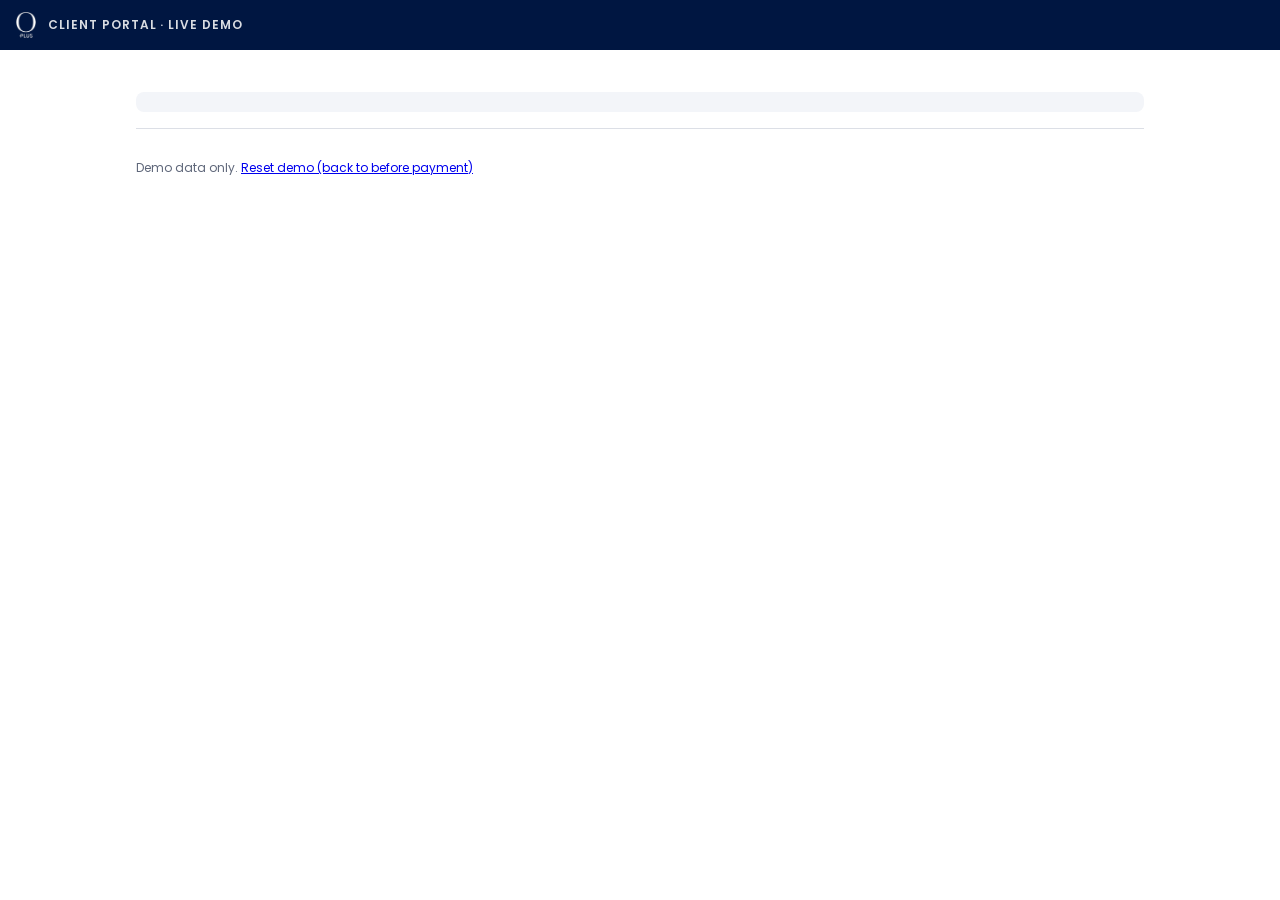
<file: portal/demo.html>
<!doctype html>
<html lang="en">
<head>
<meta charset="utf-8">
<meta name="viewport" content="width=device-width,initial-scale=1">
<title>O-Plus Portal Demo</title>
<link href="https://fonts.googleapis.com/css2?family=Poppins:wght@400;500;600;700&display=swap" rel="stylesheet">
<style>
:root{--navy:#001641;--amber:#F0B323;--ink:#1A2238;--muted:#5F677A;--line:#DCDFE6;--panel:#F3F5F9;--ok:#2F6E4E;--bad:#A8392C;--tint:#FCEFD3;--tintx:#8A5800}
*{box-sizing:border-box}body{margin:0;font-family:Poppins,system-ui,sans-serif;color:var(--ink);background:#fff;font-size:14px}
header{background:var(--navy);color:#fff;padding:12px 16px;display:flex;align-items:center;gap:12px;flex-wrap:wrap}
header img{height:26px}header .t{font-weight:600;letter-spacing:.08em;font-size:12px;text-transform:uppercase;opacity:.85}
header .sp{flex:1}
.roles{display:flex;gap:6px;flex-wrap:wrap}
.roles button{background:transparent;border:1px solid rgba(255,255,255,.35);color:#fff;border-radius:20px;padding:5px 11px;font:500 12px Poppins;cursor:pointer}
.roles button.on{background:var(--amber);border-color:var(--amber);color:var(--navy)}
.wrap{max-width:1040px;margin:0 auto;padding:16px}
.eyebrow{font-size:11px;letter-spacing:.12em;text-transform:uppercase;color:var(--muted);font-weight:600}
h1{font-size:22px;margin:4px 0 2px}h2{font-size:16px;margin:0 0 10px}
.who{background:var(--panel);border-radius:8px;padding:10px 14px;margin:12px 0;display:flex;gap:10px;align-items:center;flex-wrap:wrap}
.who b{color:var(--navy)}
.steps{display:flex;margin:14px 0 4px;overflow-x:auto}
.step{flex:1;min-width:110px;padding-top:10px;border-top:4px solid var(--line);font-size:12px;color:var(--muted);margin-right:4px}
.step.done{border-color:var(--navy);color:var(--ink)}.step.cur{border-color:var(--amber);color:var(--ink);font-weight:600}
nav.tabs{display:flex;gap:2px;border-bottom:1px solid var(--line);margin:16px 0;overflow-x:auto}
nav.tabs button{background:none;border:0;border-bottom:3px solid transparent;padding:10px 12px;font:500 13px Poppins;color:var(--muted);cursor:pointer;white-space:nowrap}
nav.tabs button.on{color:var(--navy);border-color:var(--amber)}
.n{display:inline-block;min-width:18px;padding:0 5px;border-radius:9px;background:var(--bad);color:#fff;font-size:11px;margin-left:4px}
.card{border:1px solid var(--line);border-radius:8px;padding:14px;margin-bottom:10px}
.row{display:flex;gap:12px;align-items:flex-start;flex-wrap:wrap}.row>.grow{flex:1;min-width:200px}
.muted{color:var(--muted);font-size:12px}
.pill{display:inline-block;font-size:11px;font-weight:600;padding:2px 9px;border-radius:12px;white-space:nowrap}
.p-done{background:var(--ok);color:#fff}.p-bad{background:var(--bad);color:#fff}.p-act{background:var(--tint);color:var(--tintx)}
.p-wait{border:1px solid var(--navy);color:var(--navy)}.p-idle{border:1px dashed #9aa1b1;color:var(--muted)}
.btn{background:var(--navy);color:#fff;border:0;border-radius:6px;padding:8px 14px;font:500 13px Poppins;cursor:pointer}
.btn.ghost{background:#fff;color:var(--navy);border:1px solid var(--navy)}.btn.red{background:var(--bad)}.btn.ok{background:var(--ok)}
.btn.sm{padding:5px 10px;font-size:12px}
input,select,textarea{font:13px Poppins;padding:8px;border:1px solid var(--line);border-radius:6px;width:100%}
.form{display:grid;gap:8px;grid-template-columns:1fr 1fr;margin-bottom:12px}.form .full{grid-column:1/-1}
.sw{width:64px;height:64px;border-radius:6px;flex:none}
.lock{background:#FBEAE8;color:var(--bad);border-left:4px solid var(--bad);padding:8px 10px;font-size:12px;font-weight:600;margin-top:8px;border-radius:4px}
.note{background:var(--panel);padding:8px 10px;border-radius:6px;font-size:12px;margin-top:8px}
.chat{display:flex;flex-direction:column;gap:8px;max-height:420px;overflow:auto;padding:4px}
.msg{max-width:78%;padding:8px 12px;border-radius:10px;background:var(--panel)}
.msg.me{align-self:flex-end;background:#E4EAF6}.msg .by{font-size:11px;color:var(--muted)}
.grid{display:grid;grid-template-columns:repeat(auto-fit,minmax(150px,1fr));gap:10px}
.kpi{border:1px solid var(--line);border-radius:8px;padding:12px}.kpi b{font-size:24px;color:var(--navy);display:block}
table{width:100%;border-collapse:collapse;font-size:12px}td,th{border-bottom:1px solid var(--line);padding:7px;text-align:left}th{color:var(--muted);font-weight:600}
.y{color:var(--ok);font-weight:700}.x{color:#b8bdc9}
.toast{position:fixed;bottom:18px;left:50%;transform:translateX(-50%);background:var(--navy);color:#fff;padding:10px 16px;border-radius:8px;font-size:13px;display:none;max-width:90%;z-index:9}
.email{border:1px solid var(--line);border-radius:8px;margin-top:8px;font-size:12px}.email .h{background:var(--navy);color:#fff;padding:6px 10px;border-radius:8px 8px 0 0}.email .b{padding:8px 10px}
@media(max-width:600px){.form{grid-template-columns:1fr}.msg{max-width:92%}}
.hero{background:var(--navy);color:#fff;border-radius:8px;padding:22px;margin:12px 0}.hero h2{color:#fff;font-size:20px}.hero .muted{color:#C9D2E3}
.btn.big{padding:12px 22px;font-size:15px}.btn.amber{background:var(--amber);color:var(--navy)}
.photo{width:120px;height:80px;border-radius:6px;background:linear-gradient(135deg,#efe7da,#d9c9ad 60%,#efe7da);display:flex;align-items:flex-end;padding:4px;font-size:10px;color:#5b4a2b}
.esc{background:#FBEAE8;color:var(--bad);font-weight:600;font-size:12px;padding:4px 8px;border-radius:4px;display:inline-block;margin-top:6px}
</style>
</head>
<body>
<header>
  <img src="assets/oplus-mark-white.png" alt="O-Plus">
  <span class="t">Client Portal · Live demo</span>
  <span class="sp"></span><span id="clock" class="t" style="font-size:13px;opacity:1;color:#F0B323"></span><span id="live" class="t" style="font-size:11px"></span>
  <div class="roles" id="roles"></div>
</header>
<div class="wrap">
  <div class="eyebrow" id="ucode"></div>
  <h1 id="uname"></h1>
  <div class="steps" id="steps"></div>
  <div class="who" id="who"></div>
  <nav class="tabs" id="tabs"></nav>
  <main id="main"></main>
  <p class="muted" style="margin-top:30px">Demo data only. <a href="#" id="reset">Reset demo (back to before payment)</a></p>
</div>
<div class="toast" id="toast"></div>
<script>
window.DEMO_API='https://script.google.com/macros/s/AKfycbxbzqm0Do6EaCJSBU5v4GEa546stTm7zT0BR33SKqS7Ua3hmwuIsXbDN9N5wTGGX0ph/exec'; // set to the Apps Script /exec URL of portal/demo-backend/Code.gs
const ROLES={
 client:{name:'Ahmed Hassan',title:'Client (unit owner)',tabs:['overview','req','design','site','mods','pay','chat','files']},
 board:{name:'Big screen',title:'Big screen',tabs:['board']},
 family:{name:'Mona Hassan',title:'Family (view only)',tabs:['overview','req','design','site','mods','pay','chat','files']},
 sales:{name:'Omar Nabil',title:'Sales',tabs:['overview']},
 head:{name:'Head of Projects',title:'Head of Projects',tabs:['board','overview','req','design','site','mods','pay','chat','files','reports','access']},
 design:{name:'Nour Samir',title:'Designer',tabs:['overview','req','design','chat','files']},
 pm:{name:'Eng. Karim Adel',title:'Project Manager',tabs:['board','overview','req','site','mods','pay','chat','files','reports']},
 site:{name:'Eng. Mahmoud (site)',title:'Site Engineer',tabs:['sitecam','mods']},
 cost:{name:'Hany Fawzy',title:'Cost',tabs:['req','mods','reports']},
 extra:{name:'Head of Extra Work',title:'Head of Extra Work',tabs:['mods','reports']},
 finance:{name:'Mai Ali',title:'Finance',tabs:['req','pay','reports']},
 time:{name:'Timekeeper',title:'Timekeeper',tabs:['clock','board']}
};
const TABN={board:'All cases',overview:'Overview',req:'Requests',design:'Design selections',site:'Site selections',mods:'Extra modifications',pay:'Payments',chat:'Chat',files:'Files',reports:'Reports',access:'Who sees what',sitecam:'Site Camera',clock:'Clock'};
const PEOPLE={
 c1:{name:'Hesham Adel',fn:'client',u:'u1'},c2:{name:'Tarek Nabil',fn:'client',u:'u2'},c3:{name:'Karim Fouad',fn:'client',u:'u3'},fam1:{name:'Mona Adel',fn:'family',u:'u1'},
 yara:{name:'Yara',fn:'sales'},ashiry:{name:'Ashiry',fn:'sales'},dina:{name:'Dina',fn:'sales'},
 amira:{name:'Emeira',fn:'pm'},saad:{name:'Saad',fn:'pm'},abugabal:{name:'Omar Abu Gabal',fn:'pm'},omark:{name:'Omar Sheir',fn:'pm',mgr:1},
 nouran:{name:'Nouran',fn:'design'},ali:{name:'Ali',fn:'design'},maksoud:{name:'Abdelmaksoud',fn:'design',mgr:1},
 sharbagy:{name:'Sharbagy',fn:'cost'},alaa:{name:'Alaa',fn:'cost'},omar:{name:'Omar Nada',fn:'cost',mgr:1},
 salma:{name:'Salma',fn:'finance'},ghandour:{name:'Ghandour',fn:'extra'},salah:{name:'Salah',fn:'head'},
 site:{name:'Site Engineer',fn:'site'},board:{name:'Big screen',fn:'board'},time:{name:'Timekeeper',fn:'time'}};
const UTEAM={u1:{sales:'ashiry',pm:'saad',design:'nouran',cost:'sharbagy'},u2:{sales:'ashiry',pm:'amira',design:'ali',cost:'sharbagy'},u3:{sales:'ashiry',pm:'abugabal',design:'ali',cost:'alaa'}};
const NEXT={}; // nobody switches roles during the show
// Hierarchy: Salah (Head of Projects) > Ghandour (Head of Extra Work, also leads Sales) > Omar Sheir (PMs), Omar Nada (Cost + Finance), Abdelmaksoud (Design)
const MGR={pm:'Omar Sheir (PM manager)',design:'Abdelmaksoud (Design manager)',cost:'Omar Nada (Cost manager)',finance:'Omar Nada (Cost manager)',sales:'Ghandour (Head of Extra Work)'};
let me='c1';
const PN=id=>(PEOPLE[id]||{}).name||id;
function T(fn){if(fn=='finance')return 'Salma';const t=UTEAM[S&&S.u||'u1'];return t&&t[fn]?PN(t[fn]):fn}
const isMgr=()=>!!(PEOPLE[me]||{}).mgr;
function myUnits(){const P=PEOPLE[me]||{};if(P.u)return [P.u];if(['pm','design','cost','sales'].includes(P.fn)&&!P.mgr)return UNITS.filter(u=>UTEAM[u][P.fn]==me);return UNITS}
const STAGES=['Quotation paid','Kick-off','Design & selections','Execution','Snagging','Handover'];

const RT={q:{n:'I have a question',to:'pm',sla:'4 working hours'},chg:{n:'Change a design item',to:'design',sla:'1 working day'},extra:{n:'Extra work (new item)',to:'sales',sla:'1 working day'},pay:{n:'Payment or cheques',to:'finance',sla:'1 working day'},site:{n:'Problem on site / urgent',to:'pm',sla:'1 hour'}};
const SEED={paid:false,team:false,stage:-1,day:0,req:[],sel:[],mods:[],chat:[],files:[],log:[],
 pay:[{id:1,name:'Down payment',pct:'30%',due:'At contract',st:'Scheduled'},{id:2,name:'Installment 2 · Cheque',pct:'25%',due:'15 Dec 2026',st:'Scheduled'},{id:3,name:'Installment 3 · Cheque',pct:'25%',due:'15 Feb 2027',st:'Scheduled'},{id:4,name:'Final payment · at handover',pct:'20%',due:'Handover',st:'Scheduled'}]};
const SPD0=300/9,HPD=9,SLA={q:4,chg:9,extra:9,pay:9,site:1};let CURH=0;
function dh(ts){if(!G||!G.clk)return 0;return G.clk.base+((ts||Date.now())-G.clk.ts)/1000/G.clk.spd}
function fmt(h){h=Math.max(0,h);const d=Math.floor(h/HPD)+1,m=Math.floor((h%HPD)*60),hh=9+Math.floor(m/60),mm=m%60;return 'Day '+d+' · '+String(hh).padStart(2,'0')+':'+String(mm).padStart(2,'0')}
function dur(h){h=Math.max(0,h);if(h>=HPD){const d=Math.round(h/HPD*10)/10;return d+(d==1?' day':' days')}if(h>=1)return Math.round(h*10)/10+' h';return Math.max(1,Math.round(h*60))+' min'}
function alerts(){const now=dh(),out=[];if(!G.clk||!S.paid)return out;
 S.req.forEach(r=>{if(r.st=='Resolved')return;const age=now-r.h0,sla=SLA[r.type],late=age-sla,who=T(r.to);
  if(late>=3*HPD)out.push({k:r.id+'e3',to:[r.to,'pm'],mgrOf:r.to,gh:1,head:1,lvl:'bad',m:r.id+' late by '+dur(late)+' · escalated to Salah',mail:{to:'Salah · Head of Projects',b:r.id+' “'+esc(r.t)+'” ('+S.client+') is late by '+dur(late)+'. Owner: '+who+'. Manager and Ghandour already alerted.'}});
  else if(late>=2*HPD)out.push({k:r.id+'e2',to:[r.to,'pm'],mgrOf:r.to,gh:1,lvl:'bad',m:r.id+' late by '+dur(late)+' · escalated to Ghandour',mail:{to:'Ghandour · Head of Extra Work',b:r.id+' “'+esc(r.t)+'” ('+S.client+') is late by '+dur(late)+'. Owner: '+who+'. '+MGR[r.to]+' already alerted.'}});
  else if(late>=HPD)out.push({k:r.id+'e1',to:[r.to,'pm'],mgrOf:r.to,lvl:'bad',m:r.id+' late by '+dur(late)+' · escalated to '+MGR[r.to],mail:{to:MGR[r.to],b:r.id+' “'+esc(r.t)+'” ('+S.client+') is late by '+dur(late)+'. Owner: '+who+'.'}});
  else if(late>=0)out.push({k:r.id+'late',to:[r.to,'pm'],lvl:'bad',m:r.id+' is LATE (promise '+dur(sla)+') · owner '+who,mail:{to:who+' · ClickUp overdue',b:r.id+' “'+esc(r.t)+'” passed its reply time ('+dur(sla)+').'}});
  else if(age>=sla*0.75)out.push({k:r.id+'soon',to:[r.to],lvl:'warn',m:r.id+' reply due in '+dur(sla-age)})});
 S.sel.forEach(x=>{if(x.st!='Waiting')return;const age=now-x.h0;
  if(age>=2*HPD)out.push({k:x.id+'s2',to:['pm','design','head'],lvl:'bad',m:'Client has not decided “'+x.title+'” for '+dur(age)+'. Call the client'});
  else if(age>=HPD)out.push({k:x.id+'s1',to:['client','family'],lvl:'warn',m:'Reminder: “'+x.title+'” is waiting for your decision',mail:{to:S.client,b:'Reminder: “'+esc(x.title)+'” is waiting for your decision in the portal.'}})});
 S.mods.forEach(m=>{const age=now-(m.hs||m.h0);
  if(m.st=='Costing'&&age>=HPD)out.push({k:m.id+'c',to:['cost','extra'],mgrOf:'cost',lvl:'bad',m:m.id+' not costed after '+dur(age)+' (promise 1 day)'});
  if(m.st=='Awaiting client'&&age>=HPD)out.push({k:m.id+'a',to:['client','family'],lvl:'warn',m:'Reminder: addendum '+m.id+' is waiting for your approval',mail:{to:S.client,b:'Reminder: the addendum for '+m.id+' is waiting for your approval.'}})});
 S.pay.forEach(p=>{if(p.st!='Requested')return;const age=now-p.h0;
  if(age>=7*HPD)out.push({k:p.id+'p3',to:['pm','finance'],head:1,lvl:'bad',m:p.name+': no answer for 7 days. Call the client',mail:{to:'ClickUp @PM @Finance',b:'Client has not responded to '+p.name+' for 7 days. Please call the client.'}});
  else if(age>=5*HPD)out.push({k:p.id+'p2',to:['client','family'],lvl:'warn',m:'Second reminder: '+p.name+' is still pending',mail:{to:S.client,b:'Second reminder: '+p.name+' is still pending.'}});
  else if(age>=2*HPD)out.push({k:p.id+'p1',to:['client','family'],lvl:'warn',m:'Reminder: '+p.name+' is waiting for your confirmation',mail:{to:S.client,b:'Friendly reminder: '+p.name+' is waiting for your confirmation.'}})});
 return out}
const isMine=a=>a.to.includes(role)||(isMgr()&&(a.mgrOf==role||(role=='cost'&&a.mgrOf=='finance')))||(role=='head'&&a.head)||(role=='extra'&&a.gh);
function alertBox(){const a=alerts().filter(isMine);if(!a.length)return '';return a.map(x=>`<div class="${x.lvl=='bad'?'lock':'note'}" style="margin:0 0 8px;${x.lvl=='warn'?'background:#FCEFD3;color:#8A5800;font-weight:600':''}">${x.lvl=='bad'?'⛔ ':'⏰ '}${esc(x.m)}</div>`).join('')}
function mailsBox(){const ms=alerts().filter(a=>a.mail&&(isClientSide()?a.mail.to==S.client:a.mail.to!=S.client));if(!ms.length)return '';return '<div class="card"><h2>Emails sent automatically</h2>'+ms.map(a=>`<div class="email"><div class="h">To ${esc(a.mail.to)}</div><div class="b">${a.mail.b}</div></div>`).join('')+'</div>'}
const KEY='opdemo4';let S,role='client',tab='overview';
const $=s=>document.querySelector(s);
const UINFO={u1:{code:'OW/RV4-2TB · Whyt',client:'Hesham Adel',q:'Quotation 1505',scope:'Retractable pergola for parking + wood pergola for garden'},u2:{code:'OW/RV2-68-VA · Whyt',client:'Tarek Nabil',q:'Quotation 1423',scope:'Variation order works'},u3:{code:'OW/RV4-15A · Type G · Whyt',client:'Karim Fouad',q:'Quotation 1815',scope:'Finishing works'}};
// Cases 2 and 3 are already running when the show starts (history only, no typing needed).
function seedHistory(S){S.paid=true;S.team=true;S.stage=3;S.pay[0].st='Received';S.pay[1].st=S.u=='u2'?'Received':'Scheduled';
 S.files=[{n:'Signed quotation '+S.q+'.pdf',by:'Sales'},{n:'Approved design drawings.pdf',by:'Design'},{n:'Site photos week 45.zip',by:'Site'}];
 S.sel=[{id:'S0'+S.u,sec:'design',title:S.u=='u2'?'Wall paint colour':'Kitchen cabinets finish',opt:'Approved option A',color:'#e8e0d0',due:'done',st:'Approved',by:'Design',h0:-20}];
 S.req=[{id:'R-0'+(S.u=='u2'?'07':'11'),type:'q',t:'Can I visit the site on Friday?',to:'pm',st:'Resolved',h0:-30,h1:-29,ans:'Yes, Friday 11 AM with the site engineer.'}];
 S.log=[{t:'Case running · '+STAGES[3],who:'History'},{t:'Quotation paid · case opened',who:'History'}];return S}
// Scripted client requests on cases 2 and 3. They appear by themselves on the shared clock (demo hours after case 1 is paid).
const SCRIPT=[
 {k:'s1',h:1,u:'u3',rt:'q',rx:'When will the bathroom tiles arrive?',note:'nobody answers this one'},
 {k:'s2',h:3,u:'u2',rt:'q',rx:'Will the workers come on Saturday?',sg:'Yes, Saturday 9 AM to 4 PM. The site engineer will be there.'},
 {k:'s3',h:5,u:'u2',rt:'chg',rx:'I want a lighter marble for the entrance floor'},
 {k:'s4',h:7,u:'u3',rt:'extra',rx:'I want to add a glass house on the roof'}];
const fresh=u=>Object.assign(JSON.parse(JSON.stringify(SEED)),UINFO[u||'u1'],{u:u||'u1'});
const freshG=()=>({clk:null,sent:{},U:{u1:fresh('u1'),u2:seedHistory(fresh('u2')),u3:seedHistory(fresh('u3'))}});let G;
function eachUnit(f){const keep=S,out=[];myUnits().forEach(u=>{S=G.U[u];out.push(f(u))});S=keep;return out}
function load(){try{G=JSON.parse(localStorage.getItem(KEY))}catch(e){}if(!G||!G.U)G=freshG();S=G.U.u1;try{me=localStorage.getItem(KEY+'p')||'yara'}catch(e){}if(!PEOPLE[me])me='yara';role=PEOPLE[me].fn}
function save(){try{localStorage.setItem(KEY,JSON.stringify(G));localStorage.setItem(KEY+'p',me)}catch(e){}}
function toast(t){const e=$('#toast');e.textContent=t;e.style.display='block';clearTimeout(e._t);e._t=setTimeout(()=>e.style.display='none',3500)}
function log(t){S.log.unshift({t,who:PN(me)})}
function mail(to,b){S.lastMail={to,b}}
function esc(s){return String(s).replace(/[&<>"]/g,c=>({'&':'&amp;','<':'&lt;','>':'&gt;','"':'&quot;'}[c]))}
function pill(st){const m={Approved:'p-done',Received:'p-done','Released to site':'p-done',Resolved:'p-done',Rejected:'p-bad',Overdue:'p-bad',Declined:'p-bad',Escalated:'p-bad',Waiting:'p-act',Open:'p-act',Requested:'p-act',Costing:'p-act','Awaiting client':'p-act','Client approved':'p-wait','Client confirmed':'p-wait',Scheduled:'p-idle'};return `<span class="pill ${m[st]||'p-wait'}">${st}</span>`}
const isClientSide=()=>role=='client'||role=='family';
const UNITS=['u1','u2','u3'];let unit='u1';
const curUnit=()=>{const m=myUnits();return m.includes(unit)?unit:m[0]};
const isTeam=()=>!isClientSide();
function ownerOnly(){if(role=='family'){toast('Only the unit owner can approve. Mona can follow, not approve.');return true}return false}
function n(){return S.req.length+S.mods.length+1}

function render(){
 S=G.U[curUnit()];save();$('#ucode').textContent='Unit '+S.code;$('#uname').textContent=S.client+"'s home";['ucode','uname','steps'].forEach(id=>$('#'+id).style.display=role=='board'?'none':'');const keep={},fid=document.activeElement&&document.activeElement.id;document.querySelectorAll('#main input,#main select').forEach(e=>{if(e.id&&e.type!='file'&&e.value!=='')keep[e.id]=e.value});
 $('#roles').innerHTML=Object.keys(PEOPLE).map(k=>`<button class="${k===me?'on':''}" data-r="${k}">${PN(k)}</button>`).join('');
 $('#steps').innerHTML=STAGES.map((s,i)=>`<div class="step ${i<S.stage?'done':i==S.stage?'cur':''}">${i<S.stage?'✓ ':''}${s}</div>`).join('');
 const R=ROLES[role];if(!R.tabs.includes(tab))tab=R.tabs[0];
 if(focus()){['ucode','uname','steps'].forEach(id=>$('#'+id).style.display='none');$('#who').innerHTML=`<div style="font-size:22px;font-weight:700;color:#001641">${PN(me)}</div><div class="muted">${roleLine()}</div>`;$('#tabs').innerHTML='';$('#main').innerHTML=todo()+`<p style="margin-top:28px;text-align:center"><a href="#" id="full" class="muted">Show the full portal</a></p>`;Object.keys(keep).forEach(k=>{const e=document.getElementById(k);if(e)e.value=keep[k]});return}
 $('#who').innerHTML=`Playing <b>${PN(me)}</b> · ${R.title}${isMgr()?' (manager)':''}${isTeam()&&role!='board'&&role!='time'&&myUnits().length>1?' · Case: '+myUnits().map(u=>`<button class="btn sm ${u==unit?'':'ghost'}" data-unit="${u}">${G.U[u].client}</button>`).join(' '):''}`;
 if(!S.paid&&!['sales','board','time','head'].includes(role)&&!(role=='pm'&&isMgr())){$('#tabs').innerHTML='';$('#main').innerHTML=`<div class="hero"><h2>Case not open yet</h2><div class="muted">Waiting for the client to pay the quotation. Sales starts the case.</div></div>`;return}
 if(S.paid&&!S.team&&!['sales','head','client','family','board','time'].includes(role)){$('#tabs').innerHTML='';$('#main').innerHTML=`<div class="hero"><h2>Quotation paid · waiting for kick-off</h2><div class="muted">Head of Projects assigns the unit team. Then this case opens for you.</div></div>`;return}
 const mine=r=>r.st=='Open'&&(role=='pm'||role=='head'||r.to==role);
 const badge={req:isClientSide()?0:S.req.filter(mine).length,design:isClientSide()?S.sel.filter(x=>x.sec=='design'&&x.st=='Waiting').length:0,site:isClientSide()?S.sel.filter(x=>x.sec=='site'&&x.st=='Waiting').length:0,
  mods:S.mods.filter(m=>(role=='cost'&&m.st=='Costing')||(isClientSide()&&m.st=='Awaiting client')||(role=='extra'&&m.st=='Client approved')).length,
  pay:S.pay.filter(p=>(isClientSide()&&(p.st=='Requested'||p.st=='Overdue'))||(role=='finance'&&p.st=='Client confirmed')).length,
  sitecam:S.req.filter(r=>r.ask&&!r.photo).length};
 $('#tabs').innerHTML=R.tabs.map(t=>`<button class="${t==tab?'on':''}" data-t="${t}">${TABN[t]}${badge[t]?`<span class="n">${badge[t]}</span>`:''}</button>`).join('');
 $('#main').innerHTML=alertBox()+V[tab]()+(['overview','pay','clock','req'].includes(tab)?mailsBox():'');
 Object.keys(keep).forEach(k=>{const e=document.getElementById(k);if(e)e.value=keep[k]});if(fid){const e=document.getElementById(fid);if(e)e.focus()}
}
// ---- Focus mode: each person sees only their name, their role and what is waiting for them ----
let FULL=false;
const focus=()=>!FULL&&!['board','time'].includes(me);
function roleLine(){const P=PEOPLE[me]||{};const cases=myUnits().map(u=>G.U[u].client).join(', ');
 if(P.u)return 'Client · '+G.U[P.u].code;
 const t={sales:'Sales',pm:'Project Manager',design:'Designer',cost:'Cost',finance:'Cost & Finance · cheques',extra:'Head of Extra Work + Sales',head:'Head of Projects'}[P.fn]||P.fn;
 if(P.mgr)return ({pm:'Construction manager (PMs)',design:'Design manager',cost:'Cost & Finance manager'}[P.fn])+' · you get your team\'s escalations';
 if(P.fn=='head')return t+' · you get the final escalation';
 return t+(['extra','finance'].includes(P.fn)?'':' · '+cases)}
function todo(){const out=[],keep=S,P=PEOPLE[me]||{};
 const card=(u,title,sub,btns)=>out.push(`<div class="card" style="border-left:6px solid #F0B323"><div class="eyebrow">${esc(G.U[u].client)} · ${esc(G.U[u].code)}</div><b style="font-size:17px">${title}</b>${sub?`<div class="muted" style="margin:4px 0 10px">${sub}</div>`:'<div style="height:10px"></div>'}${btns}</div>`);
 const al=[];
 myUnits().forEach(u=>{S=G.U[u];
  alerts().filter(isMine).forEach(a=>al.push(`<div class="${a.lvl=='bad'?'lock':'note'}" style="margin:0 0 8px">${a.lvl=='bad'?'⛔ ':'⏰ '}${esc(S.client)}: ${esc(a.m)}</div>`));
  if(role=='sales'&&!S.paid)card(u,'Quotation '+esc(S.q.replace('Quotation ',''))+' is paid?',esc(S.scope),`<button class="btn big amber full" data-a="paid" data-u="${u}">Quotation paid · open the case</button>`);
  if(role=='head'&&S.paid&&!S.team)card(u,'Kick-off: confirm the unit team','PM '+T('pm')+' · Designer '+T('design')+' · Cost '+T('cost'),`<button class="btn big amber full" data-a="team" data-u="${u}">Confirm team · open the case</button>`);
  if(S.team&&!isClientSide())S.req.filter(r=>r.st=='Open'&&r.to==role&&!P.mgr&&role!='head').forEach(r=>{
   const left=SLA[r.type]-(dh()-r.h0),due=left>=0?'reply due in '+dur(left):'<b style="color:#A8392C">LATE by '+dur(-left)+'</b>';
   const b=role=='sales'?`<button class="btn full" data-a="r2mod" data-u="${u}" data-i="${r.id}">Send to Cost for a quotation</button>`:role=='design'?`<button class="btn full" data-a="r2sel" data-u="${u}" data-i="${r.id}">Send options to the client (Design selection)</button><div style="height:8px"></div><button class="btn ghost full" data-a="r2mod" data-u="${u}" data-i="${r.id}">It is extra work · send to Cost</button>`
    :`<input id="ra${u}_${r.id}" placeholder="Write your reply" value="${esc(r.sg||'')}"><div style="height:8px"></div><button class="btn ok full" data-a="reqdone" data-u="${u}" data-i="${r.id}">Reply &amp; resolve</button>`;
   card(u,'“'+esc(r.t)+'”',RT[r.type].n+' · '+due,b)});
  if(role=='cost'&&!P.mgr)S.mods.filter(m=>m.st=='Costing').forEach(m=>card(u,'Price this: “'+esc(m.title)+'”',m.id+' · the client asked for it. Site cannot execute it until it is released.',`<input id="mn${u}_${m.id}" value="Quotation ${esc(S.q.replace('Quotation ',''))}-A${m.id.slice(-1)} (PDF attached) · +10 working days"><div style="height:8px"></div><button class="btn full" data-a="costdone" data-u="${u}" data-i="${m.id}">Send quotation to client</button>`));
  if(role=='cost'&&!P.mgr)S.mods.filter(m=>m.st=='Declined').forEach(m=>card(u,'Client rejected your quotation',`“${esc(m.title)}” · comment: <b>${esc(m.reason||'')}</b>`,`<input id="mn${u}_${m.id}" value="Revised quotation ${esc(S.q.replace('Quotation ',''))}-A${m.id.slice(-1)} rev 2 (PDF attached)"><div style="height:8px"></div><button class="btn full" data-a="costdone" data-u="${u}" data-i="${m.id}">Send revised quotation</button>`));
  if(role=='design'&&!P.mgr)S.sel.filter(x=>x.st=='Rejected'&&x.sec=='design').forEach(x=>card(u,'Client rejected: '+esc(x.title),'Comment: <b>'+esc(x.reason||'')+'</b>',`<button class="btn full" data-a="selrev" data-u="${u}" data-i="${x.id}">Send a revised option</button>`));
  if(role=='extra')S.mods.filter(m=>m.st=='Client approved').forEach(m=>card(u,m.id+' · '+esc(m.title),'Costed and approved by the client.',`<button class="btn ok big full" data-a="release" data-u="${u}" data-i="${m.id}">Release to site</button>`));
  if(role=='finance'&&u=='u1'&&S.team){const p=S.pay.find(x=>x.st=='Scheduled');const c=S.pay.find(x=>x.st=='Client confirmed');
   if(c)card(u,esc(c.name),'Client said he will hand it over.',`<button class="btn ok big full" data-a="payrec" data-u="${u}" data-i="${c.id}">Mark received</button>`);
   else if(p&&!S.pay.some(x=>x.st=='Requested'))card(u,esc(p.name)+' · '+p.pct,'Due '+esc(p.due),`<button class="btn big full" data-a="payask" data-u="${u}" data-i="${p.id}">Request it from the client now</button>`)}
  if(isClientSide()){const ar=(ok,no,id)=>`<button class="btn ok big full" data-a="${ok}" data-u="${u}" data-i="${id}">Approve</button><div style="height:10px"></div><input id="cm${u}_${id}" placeholder="Not happy? Write your comment"><div style="height:8px"></div><button class="btn red full" data-a="${no}" data-u="${u}" data-i="${id}">Reject with comment</button>`;
   if(me=='c1'&&S.paid)card(u,'Ask your team anything','Tap one, or write your own below. It goes to the right person automatically.',PRESET.map(x=>`<button class="btn ghost full" style="margin-bottom:8px;text-align:left" data-a="reqnew" data-u="${u}" data-rt="${x[0]}" data-rx="${esc(x[1])}">${RT[x[0]].n}: “${esc(x[1])}”</button>`).join('')+`<div class="form" style="margin-top:6px"><select id="rt">${Object.keys(RT).map(k=>`<option value="${k}">${RT[k].n}</option>`).join('')}</select><input id="rx" placeholder="Or write your own request"><button class="btn full" data-a="reqnew" data-u="${u}">Send</button></div>`);
   S.sel.filter(x=>x.st=='Waiting').forEach(x=>card(u,'Choose: '+esc(x.title),esc(x.opt),ar('selok','selno',x.id)));
   S.mods.filter(m=>m.st=='Awaiting client').forEach(m=>card(u,'Quotation for “'+esc(m.title)+'”',esc(m.note||''),ar('modok','modno',m.id)));
   S.pay.filter(p=>p.st=='Requested'||p.st=='Overdue').forEach(p=>card(u,esc(p.name),'Requested by Finance',`<button class="btn ok big full" data-a="payconf" data-u="${u}" data-i="${p.id}">I will hand it over</button>`))}
 });S=keep;
 const done='';
 return al.join('')+done+(out.length?`<div class="eyebrow" style="margin:6px 0 8px">Waiting for you · ${out.length}</div>`+out.join(''):`<div class="hero" style="text-align:center"><h2>Nothing for you right now</h2><div class="muted">Keep this page open. Your phone buzzes the moment something needs you.</div></div>`)}
const V={
overview(){
 if(role=='sales')return S.paid?`<div class="hero"><h2>Done. Case handed over.</h2><div class="muted">Client emailed the portal link. The team was already assigned in ClickUp, so the case is open for everyone.</div>${NEXT[me]?`<div style="margin-top:14px"><button class="btn big amber" data-next="${NEXT[me]}">Now play ${PN(NEXT[me])}${PEOPLE[NEXT[me]].fn=='family'?' (family)':' (the client)'} ▶</button></div>`:''}</div>${mailBox()}`:
  `<div class="hero"><h2>Quotation ${S.q} · ${S.client}</h2><div class="muted">${S.scope}. Client paid the down payment today.</div><div style="margin-top:14px"><button class="btn big amber" data-a="paid">Quotation paid · open the case</button></div></div><div class="muted">Before payment the case runs in ClickUp (case, design, quotation). Payment opens the portal.</div>`;
 const kick=role=='head'&&!S.team?`<div class="hero"><h2>Kick-off · assign the unit team</h2><div class="muted">PM: ${T('pm')} · Designer: ${T('design')} · Finance: ${T('finance')} · Cost: ${T('cost')}</div><div style="margin-top:14px"><button class="btn big amber" data-a="team">Confirm team · open the case for everyone</button></div></div>`:'';
 const w=S.sel.filter(x=>x.st=='Waiting').length,p=S.pay.find(x=>x.st=='Requested'||x.st=='Overdue');
 return `${kick}${role=='client'&&S.stage==0?mailBox():''}<div class="grid">
 <div class="kpi"><span class="eyebrow">Stage</span><b style="font-size:18px">${STAGES[Math.max(0,S.stage)]}</b></div>
 <div class="kpi"><span class="eyebrow">Open requests</span><b>${S.req.filter(r=>r.st!='Resolved').length}</b></div>
 <div class="kpi"><span class="eyebrow">Selections waiting</span><b>${w}</b></div>
 <div class="kpi"><span class="eyebrow">Next payment</span><b style="font-size:18px">${p?p.name:'None due'}</b></div></div>
 ${S.team?`<div class="card" style="margin-top:12px"><h2>${isClientSide()?'Your team':'Unit team'}</h2><div class="muted">PM: ${T('pm')} · Designer: ${T('design')} · Sales: ${T('sales')}${isTeam()?' · Finance: '+T('finance')+' · Cost: '+T('cost'):''}</div></div>`:''}
 ${isTeam()&&S.team&&(role=='pm'||role=='head')?`<div class="card"><button class="btn ghost sm" data-a="stage-1">◀ Previous stage</button> <button class="btn sm" data-a="stage1">Next stage ▶</button> <span class="muted">Each stage change emails the client.</span></div>`:''}
 <div class="card"><h2>Activity</h2>${S.log.length?S.log.slice(0,10).map(l=>`<div class="muted">• ${esc(l.t)} · ${esc(l.who)}</div>`).join(''):'<div class="muted">Nothing yet.</div>'}</div>`},
req(){
 const list=isClientSide()||role=='pm'||role=='head'?S.req:S.req.filter(r=>r.to==role);
 const form=isClientSide()?`<div class="card"><h2>New request</h2><div class="form"><select id="rt">${Object.keys(RT).map(k=>`<option value="${k}">${RT[k].n}</option>`).join('')}</select><input id="rx" placeholder="e.g. What marble is in my kitchen?"><button class="btn full" data-a="reqnew">Send</button></div><div class="muted">You don't need to know who handles it. We route it to the right person.</div></div>`:
 `<div class="note" style="margin-bottom:10px">Auto-routing from the unit team: question → PM · change → Designer · payment → Finance · urgent → PM (Head of Projects after 1 hour). ${role=='pm'?'You are the case owner and see every request.':''}</div>`;
 return form+(list.length?'':'<div class="muted">No requests yet.</div>')+list.map(r=>{
  const act=r.st!='Resolved'&&isTeam()&&(r.to==role||role=='head');
  return `<div class="card"><div class="row"><div class="grow"><div class="eyebrow">${r.id} · ${RT[r.type].n}</div><b>${esc(r.t)}</b>
  <div class="muted">${isClientSide()?(r.st=='Resolved'?'Resolved':'Received · we reply within '+RT[r.type].sla):'Owner: '+T(r.to)+' · '+(r.st=='Resolved'?'answered in '+dur(r.h1-r.h0):(dh()-r.h0>=SLA[r.type]?'LATE by '+dur(dh()-r.h0-SLA[r.type]):'reply due in '+dur(SLA[r.type]-(dh()-r.h0))))+' · ClickUp task assigned'}</div>
  ${r.esc?'<div class="esc">Escalated to Head of Projects · SLA missed</div>':''}
  ${r.ask&&!r.photo?'<div class="note">Waiting for site photo from the Site Engineer</div>':''}
  ${r.photo?'<div class="row" style="margin-top:8px"><div class="photo">Site photo · today</div><div class="muted">Uploaded from Site Camera by Eng. Mahmoud</div></div>':''}
  ${r.ans?`<div class="note"><b>Reply:</b> ${esc(r.ans)}</div>`:''}</div>${pill(r.esc&&r.st!='Resolved'?'Escalated':r.st)}</div>
  ${act?`<div class="row" style="margin-top:8px"><input id="ra${r.id}" class="grow" placeholder="Reply to the client" value="${esc(r.sg||'')}"><button class="btn ok sm" data-a="reqdone" data-i="${r.id}">Reply &amp; resolve</button></div>
  <div class="row" style="margin-top:6px">
  ${(role=='design'||role=='pm'||role=='head')?`<button class="btn ghost sm" data-a="r2sel" data-i="${r.id}">→ ${role=='pm'?'Site':'Design'} selection</button> <button class="btn ghost sm" data-a="r2mod" data-i="${r.id}">→ Extra modification (to Cost)</button>`:''}
  </div>`:''}</div>`}).join('')},
design(){return selView('design')},site(){return selView('site')},
mods(){
 return `${isClientSide()?`<div class="card"><h2>Request extra work</h2><div class="form"><input id="mt" class="full" value="" placeholder="e.g. Extend the landscape and add a pergola"><button class="btn" data-a="modreq">Submit</button></div><div class="muted">Nothing extra is executed on site until it is costed and you approve it.</div></div>`:''}
 ${S.mods.length?'':'<div class="muted">No extra modifications.</div>'}
 ${S.mods.map(m=>{let a='';
  if(m.st=='Costing'&&(role=='cost'||role=='head'))a=`<input id="mn${m.id}" value="Addendum A-01 · +10 working days"><div style="margin-top:6px"><button class="btn sm" data-a="costdone" data-i="${m.id}">Cost adjusted · send to client</button></div>`;
  if(m.st=='Awaiting client'&&isClientSide())a=`<button class="btn ok sm" data-a="modok" data-i="${m.id}">Approve addendum</button> <button class="btn red sm" data-a="modno" data-i="${m.id}">Decline</button>`;
  if(m.st=='Client approved'&&(role=='extra'||role=='head'))a=`<button class="btn sm" data-a="release" data-i="${m.id}">Release to site</button>`;
  const locked=m.st!='Released to site'&&m.st!='Declined';
  return `<div class="card"><div class="row"><div class="grow"><div class="eyebrow">${m.id} · from ${esc(m.from)}</div><b>${esc(m.title)}</b>${m.note?`<div class="note">Cost: ${esc(m.note)}</div>`:''}</div>${pill(m.st)}</div>
  <div class="muted" style="margin:6px 0">Requested › Costing › Awaiting client › Client approved › Released to site</div>
  ${locked&&['pm','site','head','extra'].includes(role)?`<div class="lock">DO NOT EXECUTE ON SITE · not released yet</div>`:''}
  ${m.st=='Released to site'&&['pm','site'].includes(role)?`<div class="note" style="background:#E6F1EA;color:var(--ok);font-weight:600">RELEASED · execute on site</div>`:''}${a}</div>`}).join('')}`},
pay(){
 return `<table><tr><th>Payment</th><th>Share</th><th>Due</th><th>Status</th><th></th></tr>${S.pay.map(p=>{let a='';
  if((p.st=='Requested'||p.st=='Overdue')&&isClientSide())a=`<button class="btn ok sm" data-a="payconf" data-i="${p.id}">I will hand it over</button>`;
  if(p.st=='Client confirmed'&&(role=='finance'||role=='head'))a=`<button class="btn sm" data-a="payrec" data-i="${p.id}">Mark received</button>`;
  if(p.st=='Scheduled'&&(role=='finance'||role=='head'))a=`<button class="btn ghost sm" data-a="payask" data-i="${p.id}">Request now</button>`;
  return `<tr><td>${esc(p.name)}${p.remind&&p.remind.length?`<div class="muted">${p.remind.join(' · ')}</div>`:''}</td><td>${p.pct}</td><td>${esc(p.due)}</td><td>${pill(p.st=='Requested'&&dh()-p.h0>=7*HPD?'Overdue':p.st)}</td><td>${a}</td></tr>`}).join('')}</table>
 ${S.lastMail&&(role=='finance'||role=='pm'||isClientSide())?mailBox():''}
 <p class="muted">Shares and dates only. Amounts stay in the official Finance statement.</p>`},
chat(){
 return `<div class="card"><div class="chat">${S.chat.length?'':'<div class="muted">No messages yet.</div>'}${S.chat.map(m=>`<div class="msg ${m.role==role?'me':''}"><div class="by">${esc(m.by)}</div>${esc(m.title)}</div>`).join('')}</div>
 <div class="row" style="margin-top:10px"><input id="ct" class="grow" placeholder="Write a message"><button class="btn" data-a="send">Send</button></div></div>`},
files(){const vis=S.files;return `${vis.length?'':'<div class="muted">No files yet.</div>'}${vis.map(f=>`<div class="card row"><div class="grow"><b>${esc(f.n)}</b><div class="muted">by ${esc(f.by)}</div></div><button class="btn ghost sm">Download</button></div>`).join('')}`},
sitecam(){const asks=S.req.filter(r=>r.ask&&!r.photo);
 return `<div class="note" style="margin-bottom:10px">This is the Site Camera app the site team already uses. Photos go to the unit's Drive folder and the portal reads them.</div>
 ${asks.length?asks.map(r=>`<div class="card"><div class="eyebrow">Photo requested by the PM · ${r.id}</div><b>${esc(r.t)}</b><div style="margin-top:8px"><button class="btn big" data-a="photo" data-i="${r.id}">📷 Take photo and upload</button></div></div>`).join(''):'<div class="muted">No photo requests from the PM.</div>'}`},
board(){const now=dh();
 const rows=eachUnit(u=>{const al=alerts();const open=S.req.filter(r=>r.st!='Resolved').length+S.sel.filter(x=>x.st=='Waiting').length+S.mods.filter(m=>!['Released to site','Declined'].includes(m.st)).length+S.pay.filter(p=>p.st=='Requested').length;
  const bad=al.filter(a=>a.lvl=='bad'),warn=al.filter(a=>a.lvl=='warn');
  return `<div class="card" style="border-left:6px solid ${bad.length?'#A8392C':warn.length?'#F0B323':'#2F6E4E'}"><div class="row"><div class="grow"><div class="eyebrow">${S.code}</div><h2 style="margin:2px 0">${S.client}</h2><div class="muted">Sales ${T('sales')} · PM ${T('pm')} · Designer ${T('design')} · Cost ${T('cost')}</div><div class="muted">${S.paid?STAGES[Math.max(0,S.stage)]:'Not paid yet'} · ${open} open items · ${S.req.filter(r=>r.st=='Resolved').length} resolved</div></div>${isTeam()&&role!='board'?`<button class="btn sm ghost" data-unit="${u}">Open case</button>`:''}</div>
  ${al.map(a=>`<div class="${a.lvl=='bad'?'lock':'note'}" style="${a.lvl=='warn'?'background:#FCEFD3;color:#8A5800;font-weight:600':''}">${a.lvl=='bad'?'⛔ ':'⏰ '}${esc(a.m)}${a.mail?' · <b>email sent</b>':''}</div>`).join('')||'<div class="muted" style="margin-top:6px">✓ Everything on time</div>'}
  ${S.req.filter(r=>r.st!='Resolved').map(r=>{const left=SLA[r.type]-(now-r.h0);return `<div class="muted" style="margin-top:6px">${r.id} · ${esc(r.t)} · owner ${T(r.to)} · <b style="color:${left<0?'#A8392C':'#1A2238'}">${left<0?'late by '+dur(-left):'due in '+dur(left)}</b></div>`}).join('')}</div>`});
 const ctl=role=='board'?`<div class="card" style="text-align:center">${G.U.u1.paid?'':`<button class="btn big amber" data-a="paid" data-u="u1">▶ Start · ${esc(G.U.u1.client)} paid ${esc(G.U.u1.q)}</button><div style="height:10px"></div>`}<button class="btn sm" data-a="jump" data-x="1">+1 hour</button> <button class="btn sm" data-a="jump" data-x="9">+1 day</button> <button class="btn sm red" data-a="jump" data-x="18">+2 days</button></div>`:'';
 return ctl+`<div class="hero" style="text-align:center"><div class="muted">O-Plus · all cases · live</div><h2 style="font-size:44px;margin:6px 0">${G.clk?fmt(now):'Waiting for the first payment'}</h2><div class="muted">1 day = ${G.clk?Math.round(G.clk.spd*HPD/60):5} minutes · promises: question 4 h · change 1 day · urgent 1 h · late → owner · +1 day → team manager · +2 days → Ghandour · +3 days → Salah</div></div>`+(role=='board'?feed():'')+rows.join('')},
clock(){const sp=G.clk?G.clk.spd:SPD0,dm=Math.round(sp*HPD/60);
 return `<div class="hero"><h2 style="font-size:34px">${G.clk?fmt(dh()):'Clock starts when the first client pays'}</h2><div class="muted">Working day 09:00 to 18:00. Now 1 day = ${dm} minutes (1 hour ≈ ${Math.round(sp)} s). Reminders and escalations fire by themselves.</div></div>
 <div class="card"><h2>Speed</h2>${[3,5,9].map(x=>`<button class="btn ${x==dm?'':'ghost'}" data-a="speed" data-x="${x}">1 day = ${x} min</button> `).join('')}</div>
 <div class="card"><h2>Jump forward</h2><button class="btn big" data-a="jump" data-x="1">+1 hour</button> <button class="btn big" data-a="jump" data-x="9">+1 day</button> <button class="btn big red" data-a="jump" data-x="18">+2 days</button></div>
 <div class="card"><h2>Promises</h2><div class="muted">Question: 4 h · Change: 1 day · Payment question: 1 day · Urgent: 1 h · Cost an extra: 1 day · Client decision: reminder after 1 day, PM alerted after 2 · Cheque: reminders day 2 and 5, escalation day 7</div></div>`},
reports(){const c=(a,s)=>a.filter(x=>x.st==s).length;
 return `<div class="grid">
 <div class="kpi"><span class="eyebrow">Requests</span><b>${S.req.length}</b><span class="muted">${S.req.filter(r=>r.st=='Resolved'&&r.h1-r.h0<=SLA[r.type]).length} on time · ${S.req.filter(r=>(r.st=='Resolved'?r.h1:dh())-r.h0>SLA[r.type]).length} late</span></div>
 <div class="kpi"><span class="eyebrow">Selections</span><b>${S.sel.length}</b><span class="muted">${c(S.sel,'Approved')} approved · ${c(S.sel,'Waiting')} waiting</span></div>
 <div class="kpi"><span class="eyebrow">Extra modifications</span><b>${S.mods.length}</b><span class="muted">${c(S.mods,'Released to site')} released to site</span></div>
 <div class="kpi"><span class="eyebrow">Payments</span><b>${c(S.pay,'Received')}/${S.pay.length}</b><span class="muted">${S.pay.reduce((a,p)=>a+(p.remind?p.remind.length:0),0)} auto reminders</span></div></div>
 <div class="card" style="margin-top:12px"><h2>Everything on this unit</h2><table><tr><th>Item</th><th>Type</th><th>Owner</th><th>Status</th></tr>
 ${S.req.map(r=>`<tr><td>${esc(r.t)}</td><td>Request · ${RT[r.type].n}</td><td>${T(r.to)}</td><td>${pill(r.st)}</td></tr>`).join('')}
 ${S.sel.map(x=>`<tr><td>${esc(x.title)}</td><td>${x.sec=='design'?'Design':'Site'} selection</td><td>${esc(x.by)}</td><td>${pill(x.st)}</td></tr>`).join('')}
 ${S.mods.map(m=>`<tr><td>${esc(m.title)}</td><td>Extra modification</td><td>${T('cost')}</td><td>${pill(m.st)}</td></tr>`).join('')}
 <tr><td>Landscape lighting points</td><td>Site selection</td><td>${T('pm')}</td><td><span class="pill p-idle">Not requested yet</span></td></tr></table></div>`},
access(){const T=['overview','req','design','site','mods','pay','chat','reports'];
 return `<div class="card"><h2>Who sees what</h2><table><tr><th>Role</th>${T.map(t=>`<th>${TABN[t]}</th>`).join('')}</tr>${Object.keys(ROLES).filter(k=>k!='time').map(k=>`<tr><td><b>${ROLES[k].title}</b></td>${T.map(t=>ROLES[k].tabs.includes(t)?'<td class="y">✓</td>':'<td class="x">·</td>').join('')}</tr>`).join('')}</table></div>`}
};
function mailBox(){return S.lastMail?`<div class="email"><div class="h">Email sent automatically · to ${esc(S.lastMail.to)}</div><div class="b">${S.lastMail.b}</div></div>`:''}
function selView(sec){
 const own=(sec=='design'&&role=='design')||(sec=='site'&&role=='pm')||role=='head';
 const ex=sec=='design'?['Kitchen countertop marble','Option A: Carrara white · Option B: Crema Marfil (lighter)','20 Nov 2026']:['Pergola position in the garden','Facing the pool, 4 x 3 m','21 Nov 2026'];
 return `${own?`<div class="card"><h2>Send a ${sec=='design'?'design':'site'} selection</h2><div class="form"><input id="st" value="${ex[0]}"><input id="so" value="${ex[1]}"><input id="sd" value="${ex[2]}"><button class="btn" data-a="selnew" data-s="${sec}">Send to client</button></div></div>`:''}
 <div class="muted" style="margin-bottom:8px">${sec=='design'?'Run by the Design team':'Run by the PM'}. Only the unit owner approves, with an email code.</div>
 ${S.sel.filter(x=>x.sec==sec).map(x=>`<div class="card"><div class="row"><div class="sw" style="background:${x.color}"></div><div class="grow"><b>${esc(x.title)}</b><div>${esc(x.opt)}</div><div class="muted">From ${esc(x.by)} · decide by ${esc(x.due)}</div>${x.reason?`<div class="note">Client: ${esc(x.reason)}</div>`:''}</div>${pill(x.st)}</div>
 ${x.st=='Waiting'&&isClientSide()?`<div style="margin-top:8px"><button class="btn ok sm" data-a="selok" data-i="${x.id}">Approve</button> <button class="btn red sm" data-a="selno" data-i="${x.id}">Reject</button></div>`:''}
 ${x.st=='Rejected'&&own?`<div style="margin-top:8px"><button class="btn ghost sm" data-a="selrev" data-i="${x.id}">Send revised option</button></div>`:''}</div>`).join('')||'<div class="muted">No selections yet.</div>'}`}
function addMod(title,from){const id='MOD-0'+(S.mods.length+1);S.mods.unshift({id,title,from,st:'Costing',note:'',h0:CURH});return id}
const OWNER_ACTS=['reqnew','selok','selno','modreq','modok','modno','payconf'];
const NEED={reqnew:['rt','rx'],selnew:['st','so','sd'],modreq:['mt'],send:['ct']};
function apply(A){if(A.a=='reset'){G=freshG();S=G.U[curUnit()];return 'Demo reset'}const keep=S;S=G.U[A.u||'u1'];try{return apply1(A)}finally{S=G.U[curUnit()]}}
function apply1(A){const R=A.r,v=A.v||{},i=A.i,nm=PN(A.p)||R;
 const log=t=>S.log.unshift({t,who:nm,ts:A.ts});const H=dh(A.ts);CURH=H;
 const sel=()=>S.sel.find(x=>x.id==i),mod=()=>S.mods.find(x=>x.id==i),pay=()=>S.pay.find(x=>x.id==i),req=()=>S.req.find(x=>x.id==i);
 try{switch(A.a){
 case 'reset':S=fresh();return 'Demo reset';
 case 'paid':if(S.paid)return;S.paid=true;S.team=true;S.stage=1;if(!G.clk)G.clk={base:0,ts:A.ts,spd:SPD0};S.pay[0].st='Received';S.files.unshift({n:'Signed quotation '+S.q+'.pdf',by:'Sales'});log('Quotation paid · case opened');mail(S.client,'Welcome to O-Plus. Your home portal is ready: <u>portal link</u>. Follow progress, approve selections and talk to your team here.');log('Team already assigned in ClickUp · case open for everyone');return 'Client emailed the portal link · case open for the whole team';
 case 'team':if(S.team)return;S.team=true;S.stage=1;log('Unit team assigned · case open for PM, Designer, Finance, Cost');return 'Case opened for the whole team · ClickUp tasks created';
 case 'stage1':case 'stage-1':S.stage=Math.max(0,Math.min(5,S.stage+(A.a=='stage1'?1:-1)));log('Stage → '+STAGES[S.stage]);return 'Client emailed: home moved to '+STAGES[S.stage];
 case 'reqnew':{const k=v.rt;if(A.k){G.sent=G.sent||{};if(G.sent[A.k])return;G.sent[A.k]=1}S.req.unshift({id:'R-0'+n(),type:k,t:v.rx,to:RT[k].to,st:'Open',h0:H,sg:v.sg||''});log('Request: '+RT[k].n+' → '+T(RT[k].to));return 'Assigned automatically to '+T(RT[k].to)+' · ClickUp task created'}
 case 'askphoto':req().ask=1;log('PM asked site for a photo ('+i+')');return 'Site Engineer notified in Site Camera';
 case 'photo':req().photo=1;log('Site photo uploaded for '+i);return 'Photo uploaded · PM sees it on the request';
 case 'reqdone':{const r=req();if(r.st=='Resolved')return;r.ans=v['ra'+i]||'Done, thank you.';r.st='Resolved';r.h1=H;log(i+' resolved');mail(S.client,'Reply to your request '+i+': '+esc(r.ans));return 'Client notified · ClickUp task closed'}
 case 'r2sel':{const r=req();if(r.st=='Resolved')return;const sec=R=='pm'?'site':'design';S.sel.unshift({id:'S'+A.ts,sec,title:/marble/i.test(r.t)?'Marble selection':/white|grey|gray|colou?r/i.test(r.t)?'Parking pergola colour':r.t.slice(0,70),opt:/marble/i.test(r.t)?'Option A: Carrara white · Option B: Crema Marfil (lighter)':/white|grey|gray|colou?r/i.test(r.t)?'Option A: White RAL 9010 · Option B: Grey RAL 7016 (current)':'Options as discussed',color:'#e8e0d0',due:'in 3 days',st:'Waiting',by:nm,h0:H});r.st='Resolved';r.h1=H;r.ans='Sent to you as a '+sec+' selection.';log(i+' → '+sec+' selection');return 'Selection created · client sees it in '+TABN[sec]}
 case 'r2mod':{const r=req();if(r.st=='Resolved')return;const id=addMod(r.t,'Client request '+i);r.st='Resolved';r.h1=H;r.ans='Registered as extra modification '+id+'. Cost will send you the addendum.';log(i+' → '+id+' (to Cost)');return id+' sent to Cost · site locked until released'}
 case 'selnew':S.sel.unshift({id:'S'+A.ts,sec:A.s,title:v.st,opt:v.so,color:A.s=='design'?'#efe9df':'#cfd6e3',due:v.sd,st:'Waiting',by:nm,h0:H});log('Selection sent: '+v.st);mail(S.client,'New selection for your approval: '+esc(v.st));return 'Sent · client emailed + badge in the portal';
 case 'selok':sel().st='Approved';log('Approved: '+sel().title);return 'Code 482913 confirmed · approved and recorded';
 case 'selno':sel().st='Rejected';sel().reason=v['cm'+i]||'Please show another option';log('Client rejected: '+sel().title+' · “'+sel().reason+'”');return 'Rejected · designer notified with your comment';
 case 'selrev':sel().st='Waiting';sel().opt+=' (rev 2)';sel().reason='';sel().h0=H;log('Revised option sent');mail(S.client,'A revised option for “'+esc(sel().title)+'” is ready for your approval.');return 'Revised option sent as version 2';
 case 'modreq':{const id=addMod(v.mt||'Extend the landscape and add a pergola','Client');log(id+' requested');return 'Sent to Cost · site will not execute it yet'}
 case 'costdone':mod().note=v['mn'+i]||'Quotation A-01 (PDF)';mod().st='Awaiting client';mod().hs=H;mod().reason='';log('Quotation sent for '+i);mail(S.client,'Your quotation for “'+esc(mod().title)+'” is ready. Please review it in your portal and approve or comment.');return 'Quotation sent · client emailed';
 case 'modok':mod().st='Client approved';log('Client approved '+i);return 'Approved with email code · Head of Extra Work notified in ClickUp';
 case 'modno':mod().st='Declined';mod().reason=v['cm'+i]||'Please review the price';log('Client rejected the quotation for '+i+' · “'+mod().reason+'”');return 'Rejected · Cost notified with your comment · nothing executed';
 case 'release':mod().st='Released to site';log(i+' released to site');return 'Released · PM and Site Engineer can execute';
 case 'payask':pay().st='Requested';pay().remind=[];pay().h0=H;S.day=0;log('Payment requested: '+pay().name);mail(S.client,'O-Plus requests: '+pay().name+' ('+pay().pct+'), due '+pay().due+'. Please confirm in your portal.');return 'Client emailed · sees it in Payments';
 case 'payconf':pay().st='Client confirmed';log('Client confirmed '+pay().name);return 'Finance notified in ClickUp';
 case 'payrec':pay().st='Received';log('Received '+pay().name);mail(S.client,'We received '+pay().name+'. Thank you.');return 'Receipt emailed to client';
 case 'tick':{const p=S.pay.find(x=>x.st=='Requested'||x.st=='Overdue');if(!p)return;p.remind=p.remind||[];S.day=S.day<2?2:S.day<5?5:7;
  if(S.day==2){p.remind.push('Reminder 1 · day 2');mail(S.client,'Friendly reminder: '+p.name+' is waiting for your confirmation.')}
  else if(S.day==5){p.remind.push('Reminder 2 · day 5');mail(S.client,'Second reminder: '+p.name+' is still pending.')}
  else{if(p.st!='Overdue'){p.st='Overdue';p.remind.push('Escalated · day 7')}mail('ClickUp @Karim (PM) @Mai (Finance)','Client has not responded to '+p.name+' for 7 days. Please call the client.')}
  log('Auto: '+p.name+' day '+S.day);return S.day==7?'Escalated in ClickUp to PM and Finance':'Automatic reminder emailed to client'}
 case 'sla':S.req.filter(r=>r.st=='Open'&&!r.esc).forEach(r=>r.esc=1);log('Reply time missed · escalated to Head of Projects');return 'Escalated · @Head of Projects in ClickUp';
 case 'speed':if(G.clk)G.clk={base:dh(A.ts),ts:A.ts,spd:(+v.spd||5)*60/HPD};return 'Clock speed: 1 day = '+(+v.spd||5)+' minutes';
 case 'jump':if(G.clk)G.clk.base+=(+v.h||1);return 'Time moved forward '+dur(+v.h||1);
 case 'send':S.chat.push({by:nm,role:R,t:v.ct});return;
 case 'move':{const r=req();r.to=v.to;log(r.id+' reassigned to '+T(r.to));return 'Reassigned to '+T(r.to)+' · ClickUp task moved'}
 }}catch(e){console.warn('skip',A,e)}}
// ---- live sync (shared across phones) ----
const API=(new URLSearchParams(location.search).get('api'))||window.DEMO_API||'';
const FIXED=new URLSearchParams(location.search).get('p');
let seen=0,busy=false,epoch=null;
function myCount(){const m=r=>r.st=='Open'&&(role=='pm'||role=='head'||r.to==role);let c=0;
 if(isClientSide())c+=S.sel.filter(x=>x.st=='Waiting').length+S.mods.filter(m=>m.st=='Awaiting client').length+S.pay.filter(p=>p.st=='Requested'||p.st=='Overdue').length+S.req.filter(r=>r.st=='Resolved').length;
 else c+=S.req.filter(m).length;
 if(role=='cost')c+=S.mods.filter(m=>m.st=='Costing').length;if(role=='extra')c+=S.mods.filter(m=>m.st=='Client approved').length;
 if(role=='finance')c+=S.pay.filter(p=>p.st=='Client confirmed').length;if(role=='site')c+=S.req.filter(r=>r.ask&&!r.photo).length+S.mods.filter(m=>m.st=='Released to site').length;
 if(role=='head')c+=(S.paid&&!S.team?1:0)+S.req.filter(r=>r.esc).length;
 return c+S.chat.length}
async function pull(mine){if(!API)return;if(busy&&!mine)return;busy=true;try{const r=await fetch(API+'?op=get&since='+seen,{cache:'no-store'});const j=await r.json();
 if(j.n<seen||(epoch!==null&&j.epoch!==epoch)){epoch=j.epoch;if(seen>0){G=freshG();S=G.U[curUnit()];seen=0;busy=false;return pull(mine)}}epoch=j.epoch;
 if(j.items&&j.items.length){const before=myCount();let last='',own='';j.items.forEach(x=>{const m=apply(x);if(x.id&&x.id===mine)own=m||'Done';else if(m)last=m});seen=j.n;const after=myCount();
  if(own)toast(own);else if(after>before&&!document.hidden){toast('🔔 '+(last||'New update'));try{navigator.vibrate&&navigator.vibrate(200)}catch(e){}}render()}
 director();$('#live').textContent='● Live';$('#live').style.color='#7BD69B'}catch(e){$('#live').textContent='● Reconnecting…';$('#live').style.color='#FF9A8A'}busy=false}
async function dispatch(A){A.ts=Date.now();A.u=A.u||curUnit();A.p=A.p||me;A.id=A.ts+'-'+Math.random().toString(36).slice(2,7);
 if(!API){const m=apply(A);if(m)toast(m);return render()}
 toast('Sending…');
 try{await fetch(API+'?op=add&d='+encodeURIComponent(JSON.stringify(A)),{cache:'no-store'});}catch(e){return toast('Not sent. Check the connection and try again')}
 while(busy)await new Promise(r=>setTimeout(r,100));await pull(A.id)}
document.addEventListener('click',e=>{
 if(e.target.id=='full'){e.preventDefault();FULL=!FULL;return render()}
 if(e.target.id=='reset'){e.preventDefault();if(!confirmReset())return;return dispatch({a:'reset',r:role})}
 const b=e.target.closest('button');if(!b)return;
 if(b.dataset.unit){unit=b.dataset.unit;if(tab=='board')tab=ROLES[role].tabs.find(t=>t!='board')||'board';return render()}
 if(b.dataset.next){me=b.dataset.next;role=PEOPLE[me].fn;tab=ROLES[role].tabs[0];fired.clear();first=true;return render()}
 if(b.dataset.r){if(FIXED)return;me=b.dataset.r;role=PEOPLE[me].fn;tab=ROLES[role].tabs[0];return render()}
 if(b.dataset.t){tab=b.dataset.t;return render()}
 const a=b.dataset.a;if(!a)return;
 if(role=='family'&&OWNER_ACTS.includes(a))return toast('Only the unit owner can approve or request. Family can follow, not act.');
 const v={};(NEED[a]||[]).forEach(k=>v[k]=($('#'+k)||{}).value||'');
 if(b.dataset.rx){v.rt=b.dataset.rt;v.rx=b.dataset.rx}
 if(b.dataset.i){['ra','mn','cm'].forEach(p=>{const el=$('#'+p+(b.dataset.u?b.dataset.u+'_':'')+b.dataset.i)||$('#'+p+b.dataset.i);if(el)v[p+b.dataset.i]=el.value})}
 if(b.dataset.x){v.spd=b.dataset.x;v.h=b.dataset.x}
 if(a=='reqnew'&&!v.rx)return toast('Write your request first');
 if(a=='send'&&!v.ct)return;
 dispatch({a,r:role,i:b.dataset.i,s:b.dataset.s,u:b.dataset.u,v});
});
function confirmReset(){return S.log.length<1||window.confirm('Reset the demo for everyone?')}
document.addEventListener('change',e=>{if(e.target.dataset.move&&e.target.value)dispatch({a:'move',r:role,i:e.target.dataset.move,v:{to:e.target.value}})});
const fired=new Set();let first=true;
function feed(){const it=[];UNITS.forEach(u=>G.U[u].log.forEach(l=>{if(l.ts)it.push({...l,c:G.U[u].client})}));it.sort((a,b)=>b.ts-a.ts);
 return it.length?`<div class="card"><div class="eyebrow">Happening now</div>${it.slice(0,5).map((l,i)=>`<div style="padding:6px 0;${i?'':'font-weight:600;font-size:18px'}">${esc(l.c)} · ${esc(l.t)} <span class="muted">· ${esc(l.who)}</span></div>`).join('')}</div>`:''}
const PRESET=[['q','What wood is used for the garden pergola?'],['chg','Can the parking pergola be white instead of grey?'],['extra','Please add lighting in the landscape']];
const pend=new Set();
function director(){if(role!='board'||!G.clk||!G.U.u1.paid)return;const now=dh();G.sent=G.sent||{};
 SCRIPT.forEach(x=>{if(now>=x.h&&!G.sent[x.k]&&!pend.has(x.k)){pend.add(x.k);dispatch({a:'reqnew',r:'client',u:x.u,k:x.k,p:x.u=='u2'?'c2':'c3',v:{rt:x.rt,rx:x.rx,sg:x.sg||''}})}})}
function tick(){director();$('#clock').textContent=G.clk?fmt(dh()):'';const us=myUnits();const all=[];us.forEach(u=>{const k=S;S=G.U[u];alerts().forEach(a=>{a.k=u+a.k;if(!isClientSide()&&us.length>1)a.m=S.client+': '+a.m;all.push(a)});S=k});const fresh_=all.filter(a=>isMine(a)&&!fired.has(a.k));fresh_.forEach(a=>fired.add(a.k));
 if(fresh_.length&&!first){toast((fresh_[0].lvl=='bad'?'⛔ ':'⏰ ')+fresh_[0].m);try{navigator.vibrate&&navigator.vibrate([200,100,200])}catch(e){}}
 if(fresh_.length||tab=='clock'||tab=='board'||Date.now()%10000<1000)render();first=false}
load();if(FIXED&&PEOPLE[FIXED]){me=FIXED;role=PEOPLE[me].fn;document.getElementById('roles').style.display='none'}if(API){G=freshG();S=G.U.u1;seen=0}render();setInterval(tick,1000);if(API){pull();setInterval(pull,2500)}
</script>
</body>
</html>
</file>
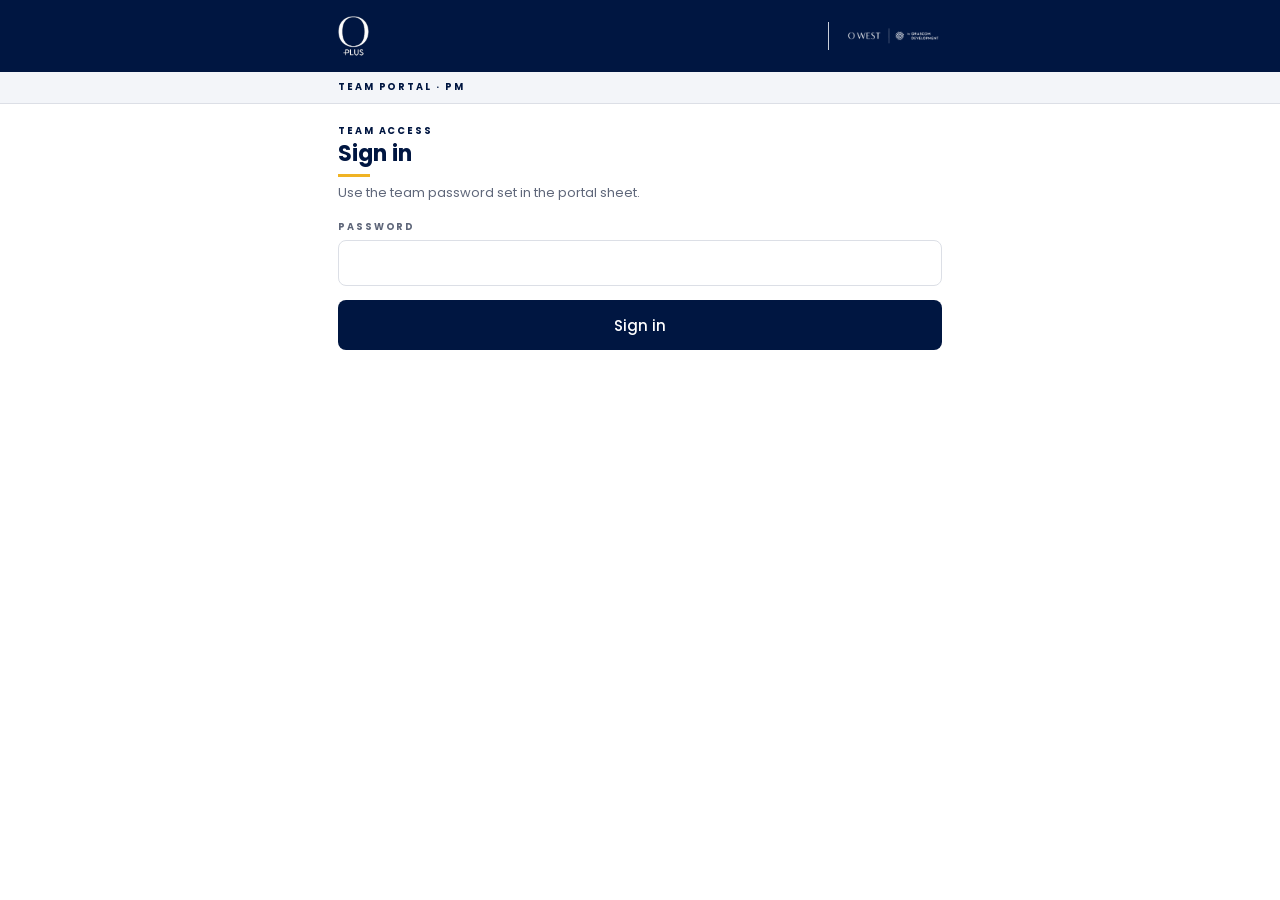
<file: portal/pm.html>
<!DOCTYPE html>
<html lang="en">
<head>
<meta charset="utf-8">
<title>O-Plus Team Portal</title>
<meta name="viewport" content="width=device-width, initial-scale=1, viewport-fit=cover">
<meta name="theme-color" content="#001641">
<meta name="robots" content="noindex">
<link rel="icon" href="assets/oplus-mark-white.png">
<link rel="preconnect" href="https://script.google.com">
<link rel="stylesheet" href="portal.css">
</head>
<body>
<header class="band"><div class="in">
  <img class="mark" src="assets/oplus-mark-white.png" alt="O-Plus">
  <span class="rule"></span>
  <img class="lock" src="assets/owest-lockup-white.png" alt="O West by Orascom Development">
</div></header>
<div class="strip"><div class="in">
  <span class="eyebrow">Team portal · PM</span>
  <button class="small muted" id="me" style="background:none;border:0;padding:0;text-decoration:underline"></button>
</div></div>

<main class="in" id="view"><div class="center">Loading…</div></main>

<script src="portal.js"></script>
<script src="portal-chat.js"></script>
<script>
let IB = null, pmToken = "", me = "", H = null, U = null, DB = null, dashFilter = "all", view = "home", sel = null, q = "", form = null;
try { pmToken = localStorage.getItem("oplus_pm") || ""; me = localStorage.getItem("oplus_me") || ""; } catch (e) {}
const auth = () => ({ pmToken });
const TYPES = ["Selection", "Scope of work", "Date change", "Variation order"];
const TEMPLATE = {
  "Selection": "Location: \nSupplier / code: \nSize: \nColour: \nQuantity: ",
  "Scope of work": "Description: \nQuantity: \nDuration: \nRequested: ",
  "Date change": "Current date: \nNew date: \nReason: \nEffect on final handover: ",
  "Variation order": "Description: \nLocation: \nReason: \nRequested by: \nQuantity: \nEffect on handover date: "
};

$("me").onclick = pickName;

function login() {
  $("view").innerHTML = head("Team access", "Sign in", "Use the team password set in the portal sheet.") +
    `<label class="f" for="pw">Password</label><input class="f" id="pw" type="password" autocomplete="current-password">
     <div class="err" id="err" hidden></div><div class="stack"><button class="btn" id="go">Sign in</button></div>`;
  $("go").onclick = () => busy($("go"), async () => {
    try { const j = await api({ action: "login", password: $("pw").value }); pmToken = j.token; try { localStorage.setItem("oplus_pm", pmToken); } catch (e) {} home(); }
    catch (e) { $("err").hidden = false; $("err").textContent = e.message; }
  });
  $("pw").onkeydown = e => { if (e.key === "Enter") $("go").click(); };
}

async function call(p) {
  try { return await api(Object.assign(p, auth())); }
  catch (e) { if (e.code === "auth") { try { localStorage.removeItem("oplus_pm"); } catch (x) {} pmToken = ""; login(); } throw e; }
}

async function home() {
  view = "home"; render();
  try { [H, IB] = await Promise.all([call({ action: "portal.pm.home" }), call({ action: "portal.pm.inbox" }).catch(() => IB)]); if (!me) pickName(); render(); } catch (e) { if (pmToken) fail(e.message); }
}
async function openUnit(unit) {
  view = "unit"; U = null; render(); scrollTo(0, 0);
  try { U = await call({ action: "portal.pm.unit", unit }); render(); } catch (e) { fail(e.message); }
}
function fail(t) { $("view").innerHTML = `<div class="center">${esc(t)}</div>`; }

function render() {
  $("me").textContent = me || "Choose your name";
  if (!pmToken) return;
  if (Chat.isOpen()) Chat.close();
  const body = (V[view] || V.home)();
  // the overview uses the full width on a desktop; everything else stays phone width
  document.querySelectorAll(".in").forEach(el => el.classList.toggle("wide", view === "dash"));
  $("view").innerHTML = body + `<div class="foot"><span><b>O-PLUS</b> · O West by Orascom Development</span><span>Team only</span></div>`;
  bind();
  loadImages($("view"), auth());
}

/** "My units" / "Overview" switch at the top of the team page. */
const switcher = on => { const n = IB ? IB.inbox.reduce((a, x) => a + x.unread, 0) : 0;
  return `<div class="chips" style="margin-bottom:14px"><button class="chip ${on === "home" ? "on" : ""}" data-switch="home">My units</button><button class="chip ${on === "inbox" ? "on" : ""}" data-switch="inbox">Chats${n ? ` · ${n}` : ""}</button><button class="chip ${on === "dash" ? "on" : ""}" data-switch="dash">Overview</button></div>`; };

async function openDash() {
  view = "dash"; render(); scrollTo(0, 0);
  try { DB = await call({ action: "portal.pm.dash" }); render(); } catch (e) { fail(e.message); }
}

const STAGE_SHORT = ["Initiation", "Design", "Quotation", "Site work", "Inspection", "Handed over"];
const fmtN = n => Number(n || 0).toLocaleString("en-US");

const V = {
  inbox() {
    if (!IB) return switcher("inbox") + `<div class="center">Loading chats…</div>`;
    const late = IB.inbox.filter(x => x.late).length;
    return switcher("inbox") + head("Client chats", "Chats", `Clients waiting longest first. The promise to clients is a reply within ${IB.rules.within} minutes in working hours.${late ? "" : ""}`) +
      (IB.inbox.length ? `<div class="rows inbox">${IB.inbox.map(x => `<button class="row" data-chat="${esc(x.unit)}"><span class="col">
          <span class="t">${esc(x.unit)}${x.client ? ` <span class="small muted" style="font-weight:400">· ${esc(x.client)}</span>` : ""}</span>
          <span class="s">${x.last.from === "team" ? (x.seenByClient ? "✓✓ " : "✓ ") : ""}${esc(x.last.from === "team" ? "You" : x.last.name)}: ${esc(lastText(x.last))}</span>
          ${x.waiting ? `<span class="wait ${x.late ? "late" : ""}">${x.urgent ? "URGENT · " : ""}${waitText(x)}</span>` : ""}</span>
          <span style="display:flex;flex-direction:column;align-items:flex-end;gap:6px"><span class="small muted">${shortWhen(x.last.at).replace(/^today /, "")}</span>${x.unread ? `<span class="n">${x.unread}</span>` : ""}</span></button>`).join("")}</div>`
        : `<p class="muted small">No client has written yet. When a client writes in their portal, the chat shows here.</p>`);
  },
  dash() {
    if (!DB) return switcher("dash") + `<div class="center">Loading the overview…</div>`;
    const t = DB.totals;
    const tile = (label, value, note, tone, f) => `<button class="tile ${tone || ""}" ${f ? `data-dfilter="${f}"` : "disabled"}><span class="eyebrow m">${label}</span><span class="big">${fmtN(value)}</span>${note ? `<span class="small muted">${note}</span>` : ""}</button>`;
    const max = Math.max(1, ...DB.manpowerDays.map(d => d.count));
    const cmax = Math.max(1, ...DB.contractors.map(c => c.count));
    const fs = [["all", "All on site"], ["late", "Late"], ["behind", "Behind plan"], ["novisit", "No visit in 7 days"], ["open", "Open items"]];
    const pass = { all: () => true, late: u => u.late > 0, behind: u => u.gap != null && u.gap <= -15, novisit: u => !u.lastVisit || u.lastVisit < DB.manpowerDays[7].date, open: u => u.pending + u.rejected + u.concerns + u.snags > 0 };
    const list = DB.units.filter(pass[dashFilter] || pass.all);
    return switcher("dash") + head("Management · " + when(DB.today, true), "Overview", `Units on site from ClickUp, visits and manpower from Site Camera, approvals, concerns and snags from the portal.${DB.synced ? " ClickUp read " + when(DB.synced) + "." : " ClickUp not read yet: run Refresh dashboard now in the portal sheet."}`) +
      `<div class="tiles">
        ${tile("On site", t.onSite, "Construction + inspection", "", "all")}
        ${tile("Late", t.late, "Past the handover date", t.late ? "bad" : "", "late")}
        ${tile("Behind plan", t.behind, "15+ points under planned", t.behind ? "warn" : "", "behind")}
        ${tile("No visit 7 days", t.noVisit, "No Site Camera visit", t.noVisit ? "warn" : "", "novisit")}
        ${tile("Manpower today", t.manpowerToday, fmtN(t.manpower7) + " worker-days in 7 days")}
        ${tile("With clients", t.pending, "Waiting for approval", "", "open")}
        ${tile("Open concerns", t.concerns, "Waiting for our reply", t.concerns ? "warn" : "", "open")}
        ${tile("Open snags", t.snags, "Not fixed yet", "", "open")}
      </div>` +
      `<div class="eyebrow" style="margin:22px 0 8px">All units by stage</div>
       <div class="stagebar">${DB.stages.map((n, i) => `<div class="${i === 3 || i === 4 ? "on" : ""}"><b>${fmtN(n)}</b><span>${STAGE_SHORT[i]}</span></div>`).join("")}</div>` +
      `<div class="dgrid">
        <section><div class="eyebrow" style="margin:22px 0 4px">Manpower · last 14 days</div><p class="small muted" style="margin:0 0 10px">Workers on site per day, from Site Camera visits.</p>
          <div class="bars" role="img" aria-label="Workers on site per day for the last 14 days">${DB.manpowerDays.map((d, i) => `<div class="mbar" title="${when(d.date, true)}: ${d.count} workers"><span class="v">${i === 13 || d.count === max ? d.count : ""}</span><i style="height:${Math.round(d.count / max * 100)}%"></i><span class="d">${+d.date.slice(8)}</span></div>`).join("")}</div></section>
        <section><div class="eyebrow" style="margin:22px 0 4px">Contractors · worker-days, 7 days</div><p class="small muted" style="margin:0 0 10px">Top ${DB.contractors.length} by people on site.</p>
          ${DB.contractors.length ? DB.contractors.map(c => `<div class="hbar" title="${esc(c.name)}: ${c.count} worker-days"><span class="n">${esc(c.name)}</span><span class="track"><i style="width:${Math.round(c.count / cmax * 100)}%"></i></span><b>${fmtN(c.count)}</b></div>`).join("") : `<p class="small muted">No manpower recorded this week.</p>`}</section>
      </div>` +
      `<div class="eyebrow" style="margin:22px 0 8px">By PM</div>
       <div class="tbl"><div class="tr th"><span>PM</span><span>On site</span><span>Late</span><span>Behind</span><span>Open items</span></div>
       ${DB.pms.map(p => `<div class="tr"><span>${esc(p.name)}</span><span>${p.units}</span><span class="${p.late ? "red" : ""}">${p.late}</span><span class="${p.behind ? "amb" : ""}">${p.behind}</span><span>${p.open}</span></div>`).join("")}</div>` +
      `<div class="eyebrow" style="margin:22px 0 8px">Units on site · latest problems first</div>
       <div class="chips">${fs.map(f => `<button class="chip ${dashFilter === f[0] ? "on" : ""}" data-dfilter="${f[0]}">${f[1]}</button>`).join("")}</div>
       <p class="small muted" style="margin:2px 0 8px">${list.length} of ${DB.units.length} units. The bar is actual progress; the tick is where it should be by today.</p>
       <div class="urows">${list.map(u => `<button class="urow" data-unit="${esc(u.unit)}">
          <span class="c1"><b>${esc(u.unit)}</b><span class="small muted">${esc(u.pm || "No PM")} · ${STAGE_SHORT[u.stage]}</span></span>
          <span class="c2"><span class="prog" title="Actual ${u.poc == null ? "not set" : u.poc + "%"} · planned ${u.planned == null ? "no dates" : u.planned + "%"}"><i style="width:${u.poc || 0}%"></i>${u.planned != null ? `<em style="left:${u.planned}%"></em>` : ""}</span>
            <span class="small"><b>${u.poc == null ? "—" : u.poc + "%"}</b>${u.planned != null ? ` <span class="muted">of ${u.planned}% planned</span>` : ""}${u.gap != null && u.gap <= -15 ? ` <span class="amb">· ${-u.gap} behind</span>` : ""}</span></span>
          <span class="c3 small">${u.end ? `Handover ${when(u.end, true)}` : `<span class="muted">No handover date</span>`}${u.late ? `<br><span class="red">${u.late} day${u.late > 1 ? "s" : ""} late</span>` : ""}</span>
          <span class="c4 small">${u.lastVisit ? `Visit ${when(u.lastVisit, true)}` : `<span class="amb">No visit yet</span>`}<br><span class="muted">${u.manpower7} worker-days · 7 days</span></span>
          <span class="c5 small">${[u.pending ? u.pending + " with client" : "", u.rejected ? `<span class="red">${u.rejected} rejected</span>` : "", u.concerns ? `<span class="amb">${u.concerns} concern${u.concerns > 1 ? "s" : ""}</span>` : "", u.snags ? u.snags + " snag" + (u.snags > 1 ? "s" : "") : ""].filter(Boolean).join(" · ") || `<span class="muted">Nothing open</span>`}</span>
        </button>`).join("") || `<p class="small muted">No units in this list.</p>`}</div>`;
  },


  home() {
    if (!H) return `<div class="center">Loading units…</div>`;
    const t = H.units.reduce((a, u) => (a.p += u.pending, a.r += u.rejected, a.o += u.open, a), { p: 0, r: 0, o: 0 });
    const k = q.toLowerCase();
    const units = H.units.filter(u => !k || (u.unit + " " + u.client + " " + u.project).toLowerCase().includes(k))
      .sort((a, b) => (b.invited - a.invited) || (b.pending + b.rejected + b.open - a.pending - a.rejected - a.open) || a.unit.localeCompare(b.unit));
    return switcher("home") + head("Today · " + when(new Date().toISOString().slice(0, 10), true), "My units") +
      `<div class="meta"><div><div class="eyebrow m">With client</div><div class="big">${t.p}</div></div>
        <div><div class="eyebrow m">Rejected</div><div class="big" style="color:var(--problem)">${t.r}</div></div>
        <div><div class="eyebrow m">To answer</div><div class="big" style="color:var(--active)">${t.o}</div></div></div>` +
      `<div class="eyebrow" style="margin:6px 0 8px">Needs your action · oldest first</div>` + waitingChats() +
      (H.actions.length ? `<div class="stack" style="margin-top:${waitingChats() ? 10 : 0}px">${H.actions.map(a => `<button class="cta" style="margin:0;${a.kind === "rejected" ? "border-color:var(--problem);background:#fff" : ""}" data-unit="${esc(a.unit)}" data-then="${a.kind}:${esc(a.id)}">
          <span><span class="eyebrow m">${{ rejected: "Rejected", concern: "Concern", snags: "Snag list" }[a.kind]} · ${esc(a.unit)}</span><b>${esc(a.title)}</b><span class="small muted">${esc(a.detail || when(a.at))}</span></span>
          <span class="small" style="font-weight:600;color:var(--navy)">${{ rejected: "Revise", concern: "Reply", snags: "Fix" }[a.kind]}</span></button>`).join("")}</div>` : (waitingChats() ? "" : `<p class="muted small">Nothing waiting on you.</p>`)) +
      `<label class="f" for="q">Units</label><input class="f" id="q" placeholder="Search unit or client" value="${esc(q)}">
       <div class="rows" style="margin-top:8px">${units.slice(0, 60).map(u => `<button class="row" data-unit="${esc(u.unit)}"><span class="col"><span class="t">${esc(u.unit)}</span>
         <span class="s">${esc(u.client || "No client name")}${u.project ? " · " + esc(u.project) : ""}</span>
         <span class="s" style="color:var(--ink)">${u.invited ? `${u.pending} with client · ${u.rejected} rejected · ${u.open} to answer${u.snags || u.snagsToCheck ? ` · ${u.snags} snags open` : ""}` : "Portal not set up"}</span></span>${CHEV}</button>`).join("")}</div>` +
      (units.length > 60 ? `<p class="small muted">Showing 60 of ${units.length}. Search to find a unit.</p>` : "");
  },

  unit() {
    if (!U) return `<button class="back" data-home>${BACK("My units")}</button><div class="center">Loading unit…</div>`;
    const s = U.status || {};
    return `<button class="back" data-home>${BACK("My units")}</button>` +
      head(`${U.client || "Client"}${s.stageName ? " · " + s.stageName : ""}${s.poc != null ? " · " + s.poc + "%" : ""}`, U.unit) +
      (U.invited
        ? `<p class="small muted">Portal link made${U.invitedAt ? " · invitation sent " + when(U.invitedAt) : " · invitation not emailed yet"}${U.lastOpened ? " · last opened by client " + when(U.lastOpened) : " · not opened yet"}</p>`
        : `<p class="small muted">This unit has no portal yet. Check the client email, then send the invitation.</p>`) +
      `<label class="f" for="cn">Client name</label><input class="f" id="cn" value="${esc(U.client)}">
       <label class="f" for="ce">Client email</label><input class="f" id="ce" type="email" value="${esc(U.email)}">
       <div class="grid2" style="margin-top:12px"><button class="btn ghost small" id="copy" style="width:100%">Copy client link</button><button class="btn ghost small" id="invite" style="width:100%">${U.invitedAt ? "Resend invitation" : "Send invitation"}</button></div>
       ${U.invited ? `<button class="small muted" id="newLink" style="background:none;border:0;padding:8px 0;text-decoration:underline">Make a new link (the old one stops working)</button>` : ""}
       <div class="stack"><button class="btn" id="newItem">Send new item for approval</button>${U.invited ? `<button class="btn ghost" data-chat="${esc(U.unit)}">Chat with client${unitUnread(U.unit) ? ` · ${unitUnread(U.unit)} new` : ""}</button>` : ""}</div>` +
      `<div class="eyebrow" style="margin-top:18px">Items</div>` +
      (U.items.length ? `<div class="rows" style="margin-top:8px">${U.items.map(x => `<div class="row" style="align-items:flex-start"><span class="col"><span class="eyebrow m">${esc(x.type)} · v${x.version}</span><span class="t">${esc(x.title)}</span>
          <span class="s">${x.status === "Rejected" ? "Client: " + esc(x.reason) + " · " + when(x.decidedAt) : x.decidedAt ? esc(x.decidedBy) + " · " + when(x.decidedAt) : "Sent by " + esc(x.sentBy) + " · " + when(x.sentAt)}</span>
          ${x.status === "Rejected" ? `<button class="btn ghost small" data-revise="${esc(x.id)}" style="align-self:flex-start;margin-top:6px">Revise and resend</button>` : ""}</span>${pill(x.status)}</div>`).join("")}</div>`
        : `<p class="small muted">No items sent yet.</p>`) +
      `<div class="eyebrow" style="margin-top:18px">Concerns</div>` +
      (U.concerns.length ? `<div class="rows" style="margin-top:8px">${U.concerns.map(c => `<button class="row" data-concern="${esc(c.id)}"><span class="col"><span class="t">${esc(c.subject)}</span><span class="s">${when(c.updatedAt)}</span></span>${pill(c.status === "Under review" ? "Under review" : c.status)}</button>`).join("")}</div>`
        : `<p class="small muted">No concerns.</p>`) +
      snagSection() + docSection() + certSection();
  },

  snag() {
    const x = U.snags.find(k => k.id === sel);
    if (!x) return `<p class="muted">Not found.</p>`;
    const ph = (ids, label) => ids.length ? `<div class="grid2" style="margin-top:12px">${ids.map(id => `<div class="ph"><img data-id="${esc(id)}" alt=""><span>${label}</span></div>`).join("")}</div>` : "";
    return `<button class="back" id="toUnit">${BACK(U.unit)}</button>` +
      head(`Snag #${x.no} · ${x.from === "team" ? "found by team" : "from client"}`, x.location || "Snag #" + x.no) + pill(x.status) +
      `<p class="para">${esc(x.text)}</p>` + ph(x.photos, "Before") +
      `<p class="small muted">${esc(x.reportedBy)} · ${when(x.reportedAt)}</p>` +
      (x.status === "Open" && x.reopenNote ? `<div class="note bad"><b>Client: still not fixed</b><br>${esc(x.reopenNote)}</div>` : "") +
      (x.fixPhotos.length ? `<div class="eyebrow" style="margin-top:18px">${x.status === "Open" ? "Previous fix" : "After"} · ${esc(x.fixedBy)} · ${when(x.fixedAt)}</div>` + ph(x.fixPhotos, "After") + (x.fixNote ? `<p class="para">${esc(x.fixNote)}</p>` : "") : "") +
      (x.status === "Fixed" ? `<p class="small muted">Waiting for the client to confirm.</p>` : "") +
      (x.status === "Closed" ? `<div class="note"><b>Closed · ${when(x.closedAt)}</b><br>Confirmed by ${esc(x.closedBy)}.</div>` : "") +
      (x.status === "Open" ? `<div class="eyebrow" style="margin-top:18px">Mark as fixed</div>
        <label class="f" for="fxn">Note for the client (optional)</label><textarea class="f" id="fxn" rows="3" placeholder="What was done"></textarea>
        <input type="file" id="fxf" accept="image/*" multiple hidden><div class="thumbs" id="fxt"></div>
        <div class="stack"><button class="btn ghost" id="fxp">Add after photos</button><button class="btn" id="fxgo">Mark as fixed</button>
        <span class="small muted">The client sees the after photo and confirms, or sends it back.</span></div>` : "");
  },

  docNew() {
    return `<button class="back" id="toUnit">${BACK("Cancel")}</button>` + head(U.unit + " · Documents", "Add document", "PDF or photo, up to 15 MB. The client can view and download it in their portal.") +
      `<label class="f">Category</label><div class="chips">${DOC_CATS.map((c, i) => `<button class="chip ${i === 0 ? "on" : ""}" data-cat="${c}">${c}</button>`).join("")}</div>
       <label class="f" for="dt">Title</label><input class="f" id="dt" maxlength="160" placeholder="For example: Kitchen layout, rev. B">
       <input type="file" id="df" accept="application/pdf,image/jpeg,image/png" hidden><p class="small" id="dfn"></p>
       <div class="stack"><button class="btn ghost" id="dpick">Choose file</button><button class="btn" id="dgo">Share with client</button>
       <span class="small muted">Don't share contracts or anything with prices.</span></div>`;
  },

  certNew() {
    const today = new Date(Date.now() + 2 * 3600e3).toISOString().slice(0, 10);
    return `<button class="back" id="toUnit">${BACK("Cancel")}</button>` + head(U.unit + " · Handover", "Handover certificate", "The client reviews it in the portal and signs with an email code. A PDF is then emailed to the client and the team.") +
      `<label class="f" for="hd">Handover date</label><input class="f" id="hd" type="date" value="${today}">
       <label class="f" for="hx">Handed over to the client</label><textarea class="f" id="hx" rows="6">Keys: \nAccess cards: \nRemote controls: \nElectricity meter reading: \nWater meter reading: \nWarranty: </textarea>
       <p class="small muted">Keep "Label: value" lines and they show as a table. Delete lines you don't need.</p>
       <label class="f" for="hn">Notes (optional)</label><textarea class="f" id="hn" rows="3" placeholder="Anything agreed for after handover"></textarea>
       <div class="stack"><button class="btn" id="hgo">Send to client for signature</button>
       <span class="small muted">The certificate lists the approved items and confirms every snag is closed.</span></div>`;
  },

  snagNew() {
    return `<button class="back" id="toUnit">${BACK("Cancel")}</button>` + head(U.unit + " · Inspection", "Add a snag") +
      `<label class="f" for="sl">Where</label><input class="f" id="sl" list="rooms" maxlength="120" placeholder="For example: Kitchen"><datalist id="rooms">${ROOMS.map(r => `<option value="${esc(r)}">`).join("")}</datalist>
       <label class="f" for="st">What is wrong</label><textarea class="f" id="st" rows="3"></textarea>
       <input type="file" id="sf" accept="image/*" multiple hidden><div class="thumbs" id="sth"></div>
       <div class="stack"><button class="btn ghost" id="sp">Add photos</button><button class="btn" id="sgo">Save snag</button>
       <span class="small muted">The client sees it in their snag list as found by O-Plus.</span></div>`;
  },

  item() {
    const f = form;
    return `<button class="back" id="cancelItem">${BACK("Cancel")}</button>` +
      head(`${U.unit} · Version ${f.version}`, f.replaces ? "Revised version" : "New item") +
      `<label class="f">Type</label><div class="chips">${TYPES.map(t => `<button class="chip ${f.type === t ? "on" : ""}" data-type="${t}" ${f.replaces ? "disabled" : ""}>${t}</button>`).join("")}</div>
       <label class="f" for="ft">Title</label><input class="f" id="ft" maxlength="200" value="${esc(f.title)}" placeholder="${f.type === "Variation order" ? "For example: Extra power points in the living room" : "For example: Guest bathroom wall tiles"}">
       ${f.type === "Variation order" && !f.replaces ? `<p class="small muted">It is numbered for you (VO-01, VO-02 …). Don't put prices here: the cost is agreed with the client separately.</p>` : ""}
       <label class="f" for="fd">Details for the client</label><textarea class="f" id="fd" rows="6">${esc(f.details)}</textarea>
       <p class="small muted">Keep "Label: value" lines and they show as a neat table. Delete lines you don't need.</p>
       <label class="f">Photos ${f.type === "Selection" ? "of the samples" : "(optional)"}</label>
       <div class="thumbs" id="thumbs">${f.photos.map(p => `<img src="${p}" alt="">`).join("")}</div>
       <input type="file" id="fp" accept="image/*" multiple hidden>
       <div class="stack"><button class="btn ghost" id="addPh">Add photos</button><button class="btn" id="sendItem">Send to client</button>
       <span class="small muted">The client gets an email and the item shows in their portal as Sent for approval.</span></div>`;
  },

  concern() {
    const c = U.concerns.find(k => k.id === sel);
    if (!c) return `<p class="muted">Not found.</p>`;
    return `<button class="back" id="toUnit">${BACK(U.unit)}</button>` + head("Concern · " + U.unit, c.subject) + pill(c.status) +
      c.messages.map(m => `<div class="msg ${m.from === "team" ? "me" : "them"}"><div class="b">${esc(m.text)}${m.photo ? `<img data-id="${esc(m.photo)}" alt="Attached photo">` : ""}</div><span class="w">${esc(m.name)}${m.from === "team" ? " · O-Plus" : " · client"} · ${when(m.at)}</span></div>`).join("") +
      (c.status !== "Resolved" ? `<label class="f" for="rp">Reply to client</label><textarea class="f" id="rp" rows="4" placeholder="What we found, what we will do, and when"></textarea>
        <input type="file" id="rf" accept="image/*" hidden><div class="thumbs" id="rt"></div>
        <div class="stack"><button class="btn ghost" id="rph">Attach site photo</button><button class="btn" id="sendRp">Send reply</button></div>`
      : `<p class="small muted">The client marked this concern as resolved.</p>`);
  }
};

function bind() {
  const v = $("view");
  v.querySelectorAll("[data-home]").forEach(b => b.onclick = home);
  v.querySelectorAll("[data-switch]").forEach(b => b.onclick = () => ({ dash: openDash, inbox: openInbox }[b.dataset.switch] || home)());
  v.querySelectorAll("[data-chat]").forEach(b => b.onclick = () => openChatPm(b.dataset.chat));
  v.querySelectorAll("[data-dfilter]").forEach(b => b.onclick = () => { dashFilter = b.dataset.dfilter; render(); if (b.classList.contains("tile")) document.querySelector(".urows").scrollIntoView({ behavior: "smooth" }); });
  v.querySelectorAll("[data-unit]").forEach(b => b.onclick = async () => {
    await openUnit(b.dataset.unit);
    const t = b.dataset.then;
    if (t && U) { const [kind, id] = t.split(":"); if (kind === "rejected") startItem(U.items.find(x => x.id === id)); else if (kind === "snags") document.getElementById("snags")?.scrollIntoView(); else { sel = id; view = "concern"; render(); } }
  });
  if ($("q")) $("q").oninput = e => { q = e.target.value; const pos = e.target.selectionStart; render(); $("q").focus(); $("q").setSelectionRange(pos, pos); };
  v.querySelectorAll("[data-concern]").forEach(b => b.onclick = () => { sel = b.dataset.concern; view = "concern"; render(); scrollTo(0, 0); });
  v.querySelectorAll("[data-revise]").forEach(b => b.onclick = () => startItem(U.items.find(x => x.id === b.dataset.revise)));
  if ($("toUnit")) $("toUnit").onclick = () => openUnit(U.unit);
  if ($("newItem")) $("newItem").onclick = () => startItem(null);
  if ($("copy")) $("copy").onclick = () => busy($("copy"), async () => {
    if (!U.invited) U = await call({ action: "portal.pm.invite", unit: U.unit, client: $("cn").value, email: $("ce").value, by: me, send: false });
    await copyText(U.link); toast("Client link copied. You can paste it on WhatsApp."); render();
  });
  if ($("invite")) $("invite").onclick = () => busy($("invite"), async () => {
    if (!me) return pickName();
    U = await call({ action: "portal.pm.invite", unit: U.unit, client: $("cn").value, email: $("ce").value, by: me, send: true });
    render(); toast("Invitation emailed to " + U.email + ".");
  });
  if ($("newLink")) $("newLink").onclick = () => busy($("newLink"), async () => {
    if (!confirm("Make a new link? The client's current link will stop working.")) return;
    U = await call({ action: "portal.pm.invite", unit: U.unit, client: $("cn").value, email: $("ce").value, by: me, send: false, newLink: true });
    render(); toast("New link made. Send it to the client.");
  });
  // new item form
  if (view === "item") {
    v.querySelectorAll("[data-type]").forEach(b => b.onclick = () => { keep(); if (form.details === TEMPLATE[form.type]) form.details = TEMPLATE[b.dataset.type]; form.type = b.dataset.type; render(); });
    $("cancelItem").onclick = () => { view = "unit"; render(); };
    $("addPh").onclick = () => $("fp").click();
    $("fp").onchange = async e => { keep(); for (const f of e.target.files) form.photos.push(await compress(f)); render(); };
    $("sendItem").onclick = () => busy($("sendItem"), async () => {
      keep();
      if (!me) return pickName();
      if (!form.title.trim()) return toast("Add a title.");
      if (!U.invited) return toast("Send the portal invitation first.");
      const ids = [];
      for (let i = 0; i < form.photos.length; i++) { $("sendItem").textContent = `Uploading photo ${i + 1} of ${form.photos.length}…`; ids.push((await call({ action: "portal.pm.upload", unit: U.unit, data: form.photos[i] })).id); }
      const details = form.details.split("\n").filter(l => !/^[^:]{1,40}:\s*$/.test(l.trim())).join("\n");
      U = await call({ action: "portal.pm.item", unit: U.unit, type: form.type, title: form.title, details, photoIds: ids, replaces: form.replaces, by: me });
      view = "unit"; form = null; render(); scrollTo(0, 0);
      toast(U.emailed ? "Sent. " + (U.client || "The client") + " was emailed." : "Saved. The client has no email, so share the link.");
    });
  }
  v.querySelectorAll("[data-snag]").forEach(b => b.onclick = () => { sel = b.dataset.snag; view = "snag"; render(); scrollTo(0, 0); });
  if ($("addSnag")) $("addSnag").onclick = () => { view = "snagNew"; render(); scrollTo(0, 0); };
  const pics = (input, box, list) => { $(input).onchange = async e => { for (const f of e.target.files) if (list.length < 4) list.push(await compress(f)); $(box).innerHTML = list.map(p => `<img src="${p}" alt="">`).join(""); }; };
  const upload = async (btn, list) => { const ids = []; for (let i = 0; i < list.length; i++) { btn.textContent = `Uploading photo ${i + 1} of ${list.length}…`; ids.push((await call({ action: "portal.pm.upload", unit: U.unit, data: list[i] })).id); } return ids; };
  if ($("addDoc")) $("addDoc").onclick = () => { view = "docNew"; render(); scrollTo(0, 0); };
  v.querySelectorAll("[data-docget]").forEach(b => b.onclick = () => busy(b, async () => { const j = await call({ action: "portal.pm.docget", unit: U.unit, docId: b.dataset.docget }); saveData(j.data, j.name); }));
  v.querySelectorAll("[data-docdel]").forEach(b => b.onclick = () => busy(b, async () => {
    if (!confirm("Remove this document from the client's portal?")) return;
    U = await call({ action: "portal.pm.docremove", unit: U.unit, docId: b.dataset.docdel, by: me }); render(); toast("Removed.");
  }));
  if (view === "docNew") {
    let file = null, cat = DOC_CATS[0];
    v.querySelectorAll("[data-cat]").forEach(b => b.onclick = () => { cat = b.dataset.cat; v.querySelectorAll("[data-cat]").forEach(x => x.classList.toggle("on", x === b)); });
    $("dpick").onclick = () => $("df").click();
    $("df").onchange = e => { file = e.target.files[0] || null; $("dfn").textContent = file ? `${file.name} · ${kb(Math.round(file.size / 1024))}` : ""; if (file && !$("dt").value) $("dt").value = file.name.replace(/\.\w+$/, ""); };
    $("dgo").onclick = () => busy($("dgo"), async () => {
      if (!me) return pickName();
      if (!file) return toast("Choose a file.");
      if (file.size > 15 * 1024 * 1024) return toast("The file is too large (15 MB at most).");
      if (!$("dt").value.trim()) return toast("Add a title.");
      $("dgo").textContent = "Uploading…";
      const data = await new Promise((ok, no) => { const r = new FileReader(); r.onload = () => ok(r.result); r.onerror = no; r.readAsDataURL(file); });
      U = await call({ action: "portal.pm.doc", unit: U.unit, category: cat, title: $("dt").value.trim(), name: file.name, data, by: me });
      view = "unit"; render(); toast("Shared with the client.");
    });
  }
  if ($("hnew")) $("hnew").onclick = () => { view = "certNew"; render(); scrollTo(0, 0); };
  if ($("hpdf")) $("hpdf").onclick = () => busy($("hpdf"), async () => {
    const j = await call({ action: "portal.pm.certpdf", unit: U.unit, certId: $("hpdf").dataset.cert });
    const a = document.createElement("a"); a.href = j.data; a.download = j.name; document.body.appendChild(a); a.click(); a.remove();
  });
  if (view === "certNew") $("hgo").onclick = () => busy($("hgo"), async () => {
    if (!me) return pickName();
    const details = $("hx").value.split("\n").filter(l => !/^[^:]{1,40}:\s*$/.test(l.trim())).join("\n");
    U = await call({ action: "portal.pm.cert", unit: U.unit, date: $("hd").value, details, notes: $("hn").value.trim(), by: me });
    view = "unit"; render(); toast("Sent. The client was emailed to sign.");
  });
  if (view === "snagNew") {
    const photos = [];
    $("sp").onclick = () => $("sf").click(); pics("sf", "sth", photos);
    $("sgo").onclick = () => busy($("sgo"), async () => {
      if (!me) return pickName();
      const location = $("sl").value.trim(), text = $("st").value.trim();
      if (!text) return toast("Describe the snag.");
      const photoIds = await upload($("sgo"), photos);
      U = await call({ action: "portal.pm.snag", unit: U.unit, location, text, photoIds, by: me });
      view = "unit"; render(); document.getElementById("snags").scrollIntoView(); toast("Snag saved.");
    });
  }
  if (view === "snag" && $("fxgo")) {
    const photos = [];
    $("fxp").onclick = () => $("fxf").click(); pics("fxf", "fxt", photos);
    $("fxgo").onclick = () => busy($("fxgo"), async () => {
      if (!me) return pickName();
      if (!photos.length) return toast("Add at least one photo of the fix.");
      const photoIds = await upload($("fxgo"), photos);
      U = await call({ action: "portal.pm.snagfix", unit: U.unit, snagId: sel, note: $("fxn").value.trim(), photoIds, by: me });
      render(); toast("Marked as fixed. The client will be asked to check.");
    });
  }
  if (view === "concern" && $("sendRp")) {
    let photo = "";
    $("rph").onclick = () => $("rf").click();
    $("rf").onchange = async e => { if (!e.target.files[0]) return; photo = await compress(e.target.files[0]); $("rt").innerHTML = `<img src="${photo}" alt="">`; };
    $("sendRp").onclick = () => busy($("sendRp"), async () => {
      if (!me) return pickName();
      const text = $("rp").value.trim(); if (!text) return toast("Write a reply.");
      U = await call({ action: "portal.pm.reply", unit: U.unit, concernId: sel, text, photo, by: me });
      render(); toast("Reply sent. The client was notified.");
    });
  }
}

function snagSection() {
  const l = U.snags || [], n = st => l.filter(x => x.status === st).length;
  return `<div id="snags" style="display:flex;justify-content:space-between;align-items:center;margin-top:18px"><span class="eyebrow">Snag list · ${n("Open")} open · ${n("Fixed")} to check · ${n("Closed")} closed</span><button class="btn ghost small" id="addSnag">Add snag</button></div>` +
    (l.length ? `<div class="rows" style="margin-top:8px">${l.map(x => `<button class="row" data-snag="${esc(x.id)}"><span class="col"><span class="eyebrow m">#${x.no}${x.location ? " · " + esc(x.location) : ""}${x.from === "client" ? " · client" : ""}</span><span class="t" style="font-weight:500;font-size:14px">${esc(x.text)}</span><span class="s">${x.reopenNote && x.status === "Open" ? "Reopened by client" : when(x.reportedAt)}</span></span>${pill(x.status)}</button>`).join("")}</div>`
      : `<p class="small muted">No snags. They appear here when you or the client add them at inspection or handover.</p>`);
}

function docSection() {
  const l = U.docs || [];
  return `<div style="display:flex;justify-content:space-between;align-items:center;margin-top:18px"><span class="eyebrow">Documents · ${l.length}</span><button class="btn ghost small" id="addDoc">Add document</button></div>` +
    (l.length ? `<div class="rows" style="margin-top:8px">${l.map(d => `<div class="row"><span class="col"><span class="eyebrow m">${esc(d.category)}</span><span class="t" style="font-size:14px">${esc(d.title)}</span><span class="s">${esc(d.type.toUpperCase())} · ${kb(d.kb)} · ${esc(d.by)} · ${when(d.at, true)}</span></span>
      <span style="display:flex;gap:8px"><button class="btn ghost small" data-docget="${esc(d.id)}">Open</button><button class="btn bad small" data-docdel="${esc(d.id)}">Remove</button></span></div>`).join("")}</div>`
      : `<p class="small muted">Share drawings, warranties and manuals with the client here.</p>`);
}

function certSection() {
  const l = U.certs || [], c = l.find(x => x.status !== "Declined"), d = l.find(x => x.status === "Declined");
  const open = (U.snags || []).filter(x => x.status !== "Closed").length;
  let body;
  if (c && c.status === "Signed") body = `<div class="note"><b>Signed by ${esc(c.signedBy)} · ${when(c.signedAt)}</b><br>Handover ${when(c.date, true)}.</div><button class="btn ghost small" id="hpdf" data-cert="${esc(c.id)}">Download PDF</button>`;
  else if (c) body = `<p class="small">Sent ${when(c.issuedAt)} by ${esc(c.issuedBy)} · handover ${when(c.date, true)}. Waiting for the client to sign.</p>`;
  else body = (d ? `<div class="note bad"><b>Client did not sign · ${when(d.issuedAt, true)}</b><br>${esc(d.declineNote)}</div>` : "") +
    (open ? `<p class="small muted">Close all snags first: ${open} still open or waiting for the client's check.</p>` : !U.invited ? `<p class="small muted">Send the portal invitation first.</p>` : `<button class="btn" id="hnew">${d ? "Issue a new certificate" : "Issue handover certificate"}</button>`);
  return `<div class="eyebrow" style="margin:18px 0 8px">Handover certificate${c ? " · " + esc(c.status) : ""}</div>` + body;
}

function startItem(base) {
  form = base
    ? { type: base.type, title: base.title, details: base.details, photos: [], replaces: base.id, version: base.version + 1 }
    : { type: "Selection", title: "", details: TEMPLATE.Selection, photos: [], replaces: "", version: 1 };
  view = "item"; render(); scrollTo(0, 0);
}
function keep() { if ($("ft")) { form.title = $("ft").value; form.details = $("fd").value; } }

function pickName() {
  const names = (H && H.engineers) || [];
  const s = sheet(`<div class="eyebrow">Who is using this phone?</div><div class="title" style="font-size:17px">Your name</div>
    <p class="small muted">Shown to the client on items you send and replies you write.</p>
    <label class="f" for="nm">Name</label>
    <input class="f" id="nm" list="nms" value="${esc(me)}" placeholder="e.g. Eng. Karim"><datalist id="nms">${names.map(n => `<option value="${esc(n)}">`).join("")}</datalist>
    <div class="stack"><button class="btn" id="saveNm">Save</button></div>`);
  s.querySelector("#saveNm").onclick = () => { const n = $("nm").value.trim(); if (!n) return; me = n; try { localStorage.setItem("oplus_me", me); } catch (e) {} closeSheet(); render(); };
}

async function copyText(t) {
  try { await navigator.clipboard.writeText(t); }
  catch (e) { prompt("Copy the client link:", t); }
}
async function busy(btn, fn) {
  const t = btn.textContent; btn.disabled = true; btn.textContent = "Please wait…";
  try { await fn(); } catch (e) { toast(e.message); } finally { if (document.body.contains(btn)) { btn.disabled = false; btn.textContent = t; } }
}

/* ---------- chat ---------- */
const lastText = l => l.kind === "voice" ? `Voice note (${l.secs}s)` : l.kind === "photo" ? "Photo" + (l.text ? " · " + l.text : "") : l.kind === "urgent" ? "URGENT: please call me" : l.text;
const waitText = x => x.waitMin < 1 ? (IB.rules.open ? "Just now" : "Waiting since " + shortWhen(x.waitingSince) + " (outside working hours)") : `Waiting ${x.waitMin < 60 ? x.waitMin + " min" : Math.floor(x.waitMin / 60) + " h " + (x.waitMin % 60) + " min"} in working hours`;
const unitUnread = u => { const x = IB && IB.inbox.find(i => i.unit === u); return x ? x.unread : 0; };
function waitingChats() {
  const w = IB ? IB.inbox.filter(x => x.waiting) : [];
  return w.length ? `<div class="stack" style="margin:0">${w.map(x => `<button class="cta" style="margin:0;${x.late || x.urgent ? "border-color:var(--problem);background:#fff" : ""}" data-chat="${esc(x.unit)}">
    <span><span class="eyebrow m">${x.urgent ? "Urgent call · " : "Chat · "}${esc(x.unit)}</span><b>${esc(x.last.from === "client" ? x.last.name : x.client || "Client")}: ${esc(lastText(x.last)).slice(0, 80)}</b>
    <span class="small ${x.late ? "" : "muted"}" style="${x.late ? "color:var(--problem);font-weight:600" : ""}">${waitText(x)}${x.late ? " · past the reply promise" : ""}</span></span>
    <span class="small" style="font-weight:600;color:var(--navy)">Reply</span></button>`).join("")}</div>` : "";
}
async function openInbox() {
  view = "inbox"; render(); scrollTo(0, 0);
  try { IB = await call({ action: "portal.pm.inbox" }); render(); } catch (e) { fail(e.message); }
}
function openChatPm(unit) {
  if (!me) return pickName();
  const from = view === "unit" ? "unit" : view === "inbox" ? "inbox" : "home";
  const x = IB && IB.inbox.find(i => i.unit === unit);
  Chat.open($("view"), {
    side: "team", title: unit + (x && x.client ? " · " + x.client : U && U.unit === unit && U.client ? " · " + U.client : ""), avatar: `<img src="assets/oplus-mark-white.png" alt="" style="filter:invert(1)">`,
    quick: ["Received, I will check and reply today.", "The team is on site today.", "I will call you now.", "Done. Please see the photos.", "وصلت، هراجع وأرد عليك النهارده.", "الفريق في الموقع النهارده.", "هكلمك دلوقتي.", "تم، برجاء مراجعة الصور."],
    empty: "No messages yet. Write to the client: they get an email if they don't open it within 10 minutes.",
    statusLine: c => c.read.client ? "Client opened the chat " + shortWhen(c.read.client) : "The client has not opened the chat yet",
    call: p => call(Object.assign({}, p, { action: { get: "portal.pm.chat", send: "portal.pm.chat.send", file: "portal.pm.chat.file" }[p.action], unit, by: me })),
    onSeen: () => { if (IB) IB.inbox.forEach(i => { if (i.unit === unit) i.unread = 0; }); },
    onBack: () => { if (from === "unit") openUnit(unit); else if (from === "inbox") openInbox(); else home(); }
  });
}
// a link from an alert email: pm.html#chat=OW/...
const deep = decodeURIComponent((location.hash.match(/chat=([^&]+)/) || [])[1] || "");

// start only after everything above is defined
if (!pmToken) login(); else if (deep) { history.replaceState(null, "", location.pathname); home().then(() => openChatPm(deep)); } else home();
</script>
</body>
</html>
</file>
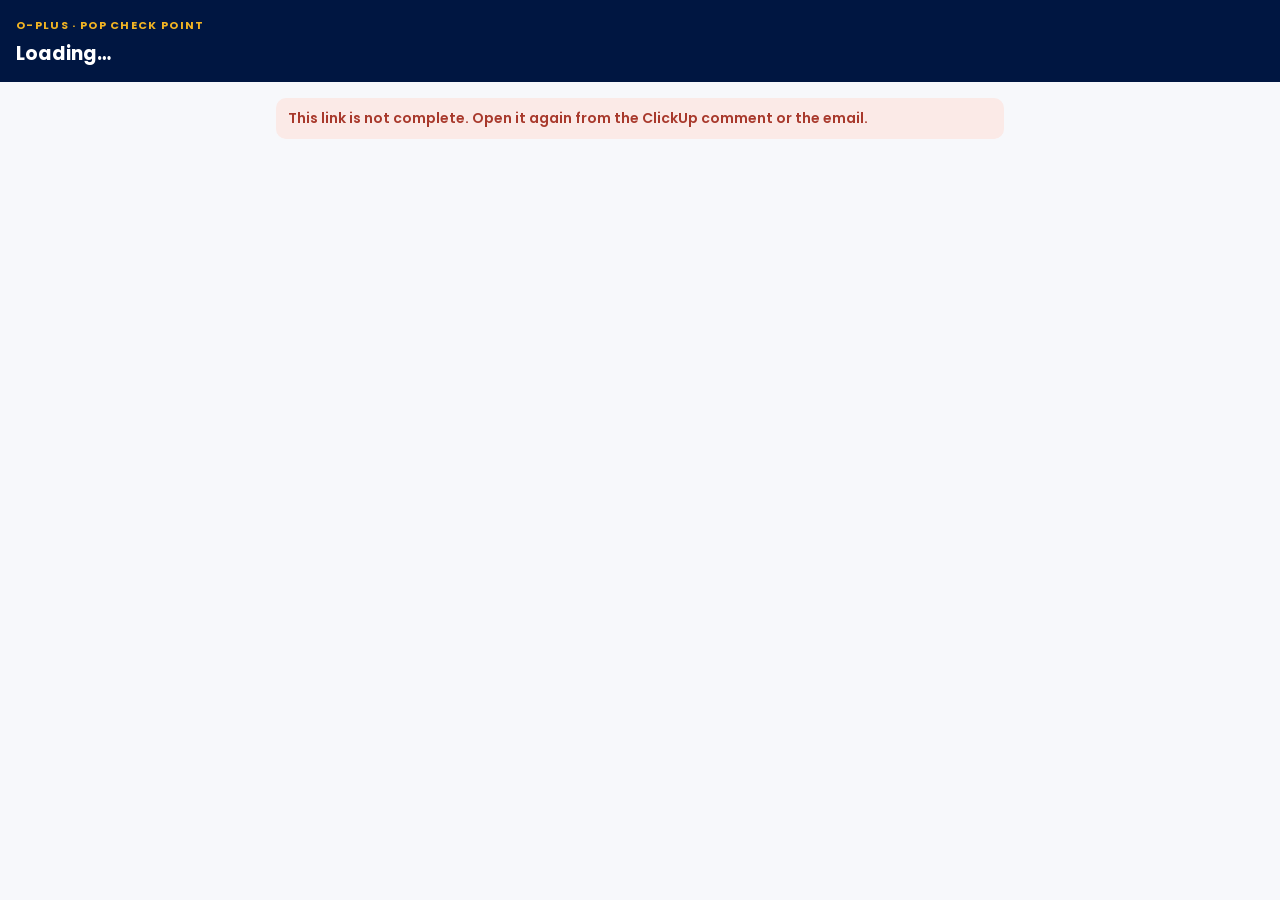
<file: portal/pop.html>
<!doctype html><html lang="en"><head><meta charset="utf-8"><meta name="viewport" content="width=device-width,initial-scale=1">
<meta name="robots" content="noindex">
<title>POP check point · O-Plus</title>
<link href="https://fonts.googleapis.com/css2?family=Poppins:wght@400;500;600;700&display=swap" rel="stylesheet">
<style>
:root{--navy:#001641;--amber:#F0B323;--ink:#1A2238;--muted:#5F677A;--line:#DCDFE6;--bg:#F7F8FB;--card:#fff;--ok:#2F6E4E;--bad:#A8392C;--badbg:#FBEAE7;--okbg:#E6F2EB}
*{box-sizing:border-box}body{margin:0;font-family:Poppins,sans-serif;background:var(--bg);color:var(--ink);font-size:14px}
.hd{background:var(--navy);color:#fff;padding:14px 16px}.hd b{font-size:11px;letter-spacing:.12em;text-transform:uppercase;color:var(--amber)}.hd h1{margin:4px 0 0;font-size:19px}
.w{max-width:760px;margin:0 auto;padding:16px}
.card{background:var(--card);border:1px solid var(--line);border-radius:12px;padding:14px 16px;margin-bottom:12px}
h2{font-size:12px;letter-spacing:.1em;text-transform:uppercase;color:var(--muted);margin:0 0 10px}
.g{display:grid;grid-template-columns:repeat(auto-fit,minmax(200px,1fr));gap:10px}
label{display:block;font-size:11px;color:var(--muted);margin-bottom:3px}label i{font-style:normal;font-size:10px;opacity:.8}
input,textarea{width:100%;border:1px solid var(--line);border-radius:8px;padding:8px 10px;background:var(--bg);font:inherit;color:inherit}
textarea{min-height:56px}.miss input{border-color:var(--bad);background:var(--badbg)}
.banner{border-radius:10px;padding:10px 12px;margin-bottom:12px;font-weight:600}.bad{background:var(--badbg);color:var(--bad)}.ok{background:var(--okbg);color:var(--ok)}
.up{display:block;border:2px dashed var(--line);border-radius:10px;padding:16px;text-align:center;color:var(--muted);cursor:pointer}.up b{color:var(--ink)}.up.miss{border-color:var(--bad);background:var(--badbg)}
table{width:100%;border-collapse:collapse;font-size:12px}td,th{padding:6px;border-bottom:1px solid var(--line);text-align:left}th{color:var(--muted);font-size:10px;text-transform:uppercase}
.btn{display:block;width:100%;border:0;border-radius:10px;padding:13px;font:600 15px Poppins,sans-serif;background:var(--ok);color:#fff;cursor:pointer}.btn[disabled]{background:#9aa3b5;cursor:not-allowed}
.mu{color:var(--muted);font-size:12px}
.up.drag{border-color:var(--navy);background:#E9EEF8}
.pastebox{border:2px dashed var(--line);border-radius:10px;padding:12px;min-height:90px;max-height:260px;overflow:auto;background:var(--bg);font-size:12px;margin-top:8px}
.pastebox:empty::before{content:attr(data-ph);color:var(--muted)}
.btn2{border:1px solid var(--navy);background:#fff;color:var(--navy);border-radius:8px;padding:9px 14px;font:600 13px Poppins,sans-serif;cursor:pointer;margin-top:10px}
.ex{display:flex;align-items:center;gap:8px;padding:7px 0;border-bottom:1px solid var(--line);font-size:13px}.ex span{flex:1;overflow:hidden;text-overflow:ellipsis;white-space:nowrap}.ex button{border:0;background:none;color:var(--bad);font-size:16px;cursor:pointer;padding:0 4px}
</style></head><body>
<div class="hd"><b>O-Plus · POP check point</b><h1 id="title">Loading…</h1></div>
<div class="w" id="app"><div class="card mu">Loading…</div></div>
<script>
const API_URL = "https://script.google.com/macros/s/AKfycbw-xsRGbsq-RwQhzx8OclVngxF-tPNwjo8HFiEari0CoXn63w2vD2OtBVDXCBKTHlye/exec";
const T = (location.hash.match(/t=([\w-]+)/) || [])[1] || "";
const $ = id => document.getElementById(id);
const esc = s => String(s == null ? "" : s).replace(/[&<>"]/g, c => ({ "&": "&amp;", "<": "&lt;", ">": "&gt;", '"': "&quot;" }[c]));
const money = v => v === "" || v == null || isNaN(v) ? "" : Number(v).toLocaleString("en-US", { minimumFractionDigits: 2, maximumFractionDigits: 2 });
let V = null, busy = false;

async function api(action, extra) {
  const r = await fetch(API_URL, { method: "POST", headers: { "Content-Type": "text/plain;charset=utf-8" }, body: JSON.stringify(Object.assign({ action, t: T }, extra || {})), redirect: "follow", credentials: "omit" });
  const j = await r.json();
  if (!j.ok) throw new Error(j.error || "Something went wrong");
  return j;
}

// [key, label, source]
const MAIN = [["unit", "Unit", "ClickUp", 1], ["client", "Client name", "ClickUp"], ["email", "Client email", "ClickUp"], ["product", "Product", "ClickUp"],
  ["amount", "Amount (EGP)", "ClickUp"], ["payDate", "Payment date", "ClickUp"], ["se", "S.E", ""], ["am", "AM (Sales)", "ClickUp", 1], ["pm", "PM", "ClickUp"]];
const QUOTE = [["quoteNo", "Quotation no.", "quotation"], ["total", "Total incl. VAT", "quotation"], ["dpPct", "Down payment %", "quotation"],
  ["dpAmount", "Down payment (EGP)", "quotation"], ["months", "Instalments", "quotation"], ["monthly", "Monthly instalment (EGP)", "quotation"]];
const NEED = { client: "Client name", email: "Client email", amount: "Amount", payDate: "Payment date", product: "Product", pm: "PM" };

function field(f) {
  const d = V.data, miss = NEED[f[0]] && V.missing.indexOf(NEED[f[0]]) >= 0;
  return `<div class="${miss ? "miss" : ""}"><label>${f[1]} ${f[2] ? `<i>· ${f[2]}</i>` : ""}</label><input id="f_${f[0]}" value="${esc(d[f[0]] || "")}" ${f[3] || V.status !== "Waiting" ? "readonly" : ""} placeholder="${miss ? "Missing" : ""}"></div>`;
}

function render() {
  const d = V.data, sent = V.status !== "Waiting";
  $("title").textContent = `${d.unit || ""} · ${d.client || ""}`;
  const q = V.quote || {}, sch = q.schedule || [];
  let h = sent ? `<div class="banner ok">✓ POP sent${V.sentAt ? " · " + esc(V.sentAt) : ""}. The client got the portal welcome email.</div>`
    : V.missing.length ? `<div class="banner bad">Missing: ${esc(V.missing.join(", "))}. Fill them, then press Send.</div>`
    : `<div class="banner ok">Everything is ready. Check it, then press Send.</div>`;
  h += `<div class="card"><h2>Unit and payment</h2><div class="g">${MAIN.map(field).join("")}</div></div>`;
  h += `<div class="card"><h2>Signed quotation</h2>`;
  if (!sent) h += `<label class="up ${V.hasFile ? "" : "miss"}" for="file"><b>${V.hasFile ? "✓ Quotation uploaded · drop again to replace" : "Drag the signed quotation (PDF) here"}</b><br>or click to choose it. It fills the totals and the cheque schedule for you.</label><input type="file" id="file" accept="application/pdf" hidden>`;
  h += `<div class="g" style="margin-top:10px">${QUOTE.map(field).join("")}</div>`;
  if (sch.length) h += `<div class="mu" style="margin:10px 0 4px">Cheque schedule (from the quotation)</div><table><tr><th>Payment</th><th>Amount</th><th>Date</th></tr>${sch.map(s => `<tr><td>${esc(s.label)}</td><td>${money(s.amount)}</td><td>${esc(s.date)}</td></tr>`).join("")}</table>`;
  const ex = V.extras || [];
  h += `</div><div class="card"><h2>Other attachments (optional)</h2><div class="mu" style="margin-bottom:8px">Drag in the proof of payment, signed papers or photos. For an email (for example finance confirming a cheque), use <b>Add an email</b>. They go with the POP only. The client does not see them.</div>`;
  h += ex.length ? ex.map(e => `<div class="ex"><span>${e.inline ? "✉" : "📎"} ${esc(e.name)}</span><span class="mu" style="flex:none">${kb(e.size)}</span>${sent ? "" : `<button data-del="${esc(e.id)}" title="Remove">✕</button>`}</div>`).join("") : (sent ? `<div class="mu">None</div>` : "");
  if (!sent) h += `<label class="up" for="extra" style="margin-top:10px"><b>Drag files here</b><br>proof of payment, signed papers, photos… (or click to choose)</label><input type="file" id="extra" multiple hidden>
    <button class="btn2" id="pasteBtn" type="button">✉ Add an email</button>
    <div id="pasteWrap" hidden><div class="mu" style="margin-top:8px">Open the email in Outlook, press <b>Ctrl+A</b> then <b>Ctrl+C</b>, click in the box below and press <b>Ctrl+V</b>. It is shown inside the POP email for finance.</div>
    <div class="pastebox" id="pastebox" contenteditable="true" data-ph="Paste the email here (Ctrl+V)"></div>
    <button class="btn2" id="pasteAdd" type="button">Add this email</button></div>`;
  h += `</div><div class="card"><h2>Note for finance (optional)</h2><textarea id="f_note" ${sent ? "readonly" : ""} placeholder="e.g. Client paid 10% now and will complete the other 10% next month.">${esc(d.note || "")}</textarea></div>`;
  if (!sent) h += `<div class="card"><h2>When you press Send</h2><div class="mu">1. The POP goes from <b>your Outlook</b> to the usual finance list, with the quotation and the other attachments.<br>2. The client gets the welcome email from <b>Info.ew</b> with the link to their portal.<br>3. ClickUp is updated (Welcome Mail ✓).</div></div>
    <button class="btn" id="send">Send POP &amp; open the client portal</button>`;
  $("app").innerHTML = h;
  const fi = $("file"); if (fi) fi.onchange = upload;
  const xi = $("extra"); if (xi) xi.onchange = addExtra;
  // drag and drop: the quotation box takes one PDF, the other box takes any files (also emails dragged from Outlook)
  document.querySelectorAll("label.up").forEach(l => {
    l.ondragover = e => { e.preventDefault(); l.classList.add("drag"); };
    l.ondragleave = () => l.classList.remove("drag");
    l.ondrop = e => { e.preventDefault(); l.classList.remove("drag"); const f = Array.from(e.dataTransfer.files || []); if (!f.length) return;
      if (l.htmlFor === "file") upload({ target: { files: [f.find(x => x.type === "application/pdf") || f[0]] } }); else addExtra({ target: { files: f } }); };
  });
  const pb = $("pasteBtn"); if (pb) pb.onclick = () => { $("pasteWrap").hidden = false; pb.hidden = true; $("pastebox").focus(); };
  const pa = $("pasteAdd"); if (pa) pa.onclick = addEmail;
  document.querySelectorAll("[data-del]").forEach(b => b.onclick = () => delExtra(b.dataset.del));
  const s = $("send"); if (s) s.onclick = send;
}

function form() {
  const o = {};
  MAIN.concat(QUOTE).concat([["note"]]).forEach(f => { const el = $("f_" + f[0]); if (el && !el.readOnly) o[f[0]] = el.value.trim(); });
  return o;
}

async function upload(e) {
  const file = e.target.files[0]; if (!file || busy) return;
  if (file.type !== "application/pdf") return alert("Please upload a PDF.");
  busy = true; $("app").insertAdjacentHTML("afterbegin", `<div class="banner ok">Reading the quotation…</div>`);
  try {
    const data = await new Promise((ok, no) => { const r = new FileReader(); r.onload = () => ok(String(r.result).split(",")[1]); r.onerror = no; r.readAsDataURL(file); });
    V = await api("pop.upload", { data, name: file.name }); render();
  } catch (err) { alert(err.message); render(); } finally { busy = false; }
}

const kb = n => n > 1048576 ? (n / 1048576).toFixed(1) + " MB" : Math.max(1, Math.round(n / 1024)) + " KB";
const b64 = file => new Promise((ok, no) => { const r = new FileReader(); r.onload = () => ok(String(r.result).split(",")[1]); r.onerror = no; r.readAsDataURL(file); });

async function addExtra(e) {
  const files = Array.from(e.target.files || []); if (!files.length || busy) return;
  busy = true;
  try {
    for (const f of files) {
      $("app").insertAdjacentHTML("afterbegin", `<div class="banner ok">Adding ${esc(f.name)}…</div>`);
      V = await api("pop.extra", { data: await b64(f), name: f.name, type: f.type }); render();
    }
  } catch (err) { alert(err.message); render(); } finally { busy = false; }
}

async function addEmail() {
  const box = $("pastebox"), text = box.innerText.trim();
  if (!text || busy) return alert("Paste the email in the box first.");
  busy = true; $("pasteAdd").textContent = "Adding…";
  const first = text.split("\n").map(x => x.trim()).find(x => x && !/^(from|sent|to|cc|date)\s*:/i.test(x)) || "Email";
  try { V = await api("pop.email", { html: box.innerHTML.slice(0, 900000), title: first.slice(0, 60) }); render(); }
  catch (err) { alert(err.message); $("pasteAdd").textContent = "Add this email"; } finally { busy = false; }
}

async function delExtra(id) {
  if (busy) return; busy = true;
  try { V = await api("pop.extraDel", { id }); render(); } catch (err) { alert(err.message); } finally { busy = false; }
}

async function send() {
  if (busy) return; busy = true;
  const b = $("send"); b.disabled = true; b.textContent = "Sending…";
  try { V = await api("pop.send", { form: form() }); render(); window.scrollTo(0, 0); }
  catch (err) { alert(err.message); b.disabled = false; b.textContent = "Send POP & open the client portal"; }
  finally { busy = false; }
}

addEventListener("dragover", e => e.preventDefault()); addEventListener("drop", e => e.preventDefault());
(async () => {
  if (!T) { $("app").innerHTML = `<div class="banner bad">This link is not complete. Open it again from the ClickUp comment or the email.</div>`; return; }
  try { V = await api("pop.get"); render(); }
  catch (err) { $("title").textContent = "POP check point"; $("app").innerHTML = `<div class="banner bad">${esc(err.message)}</div>`; }
})();
</script></body></html>
</file>
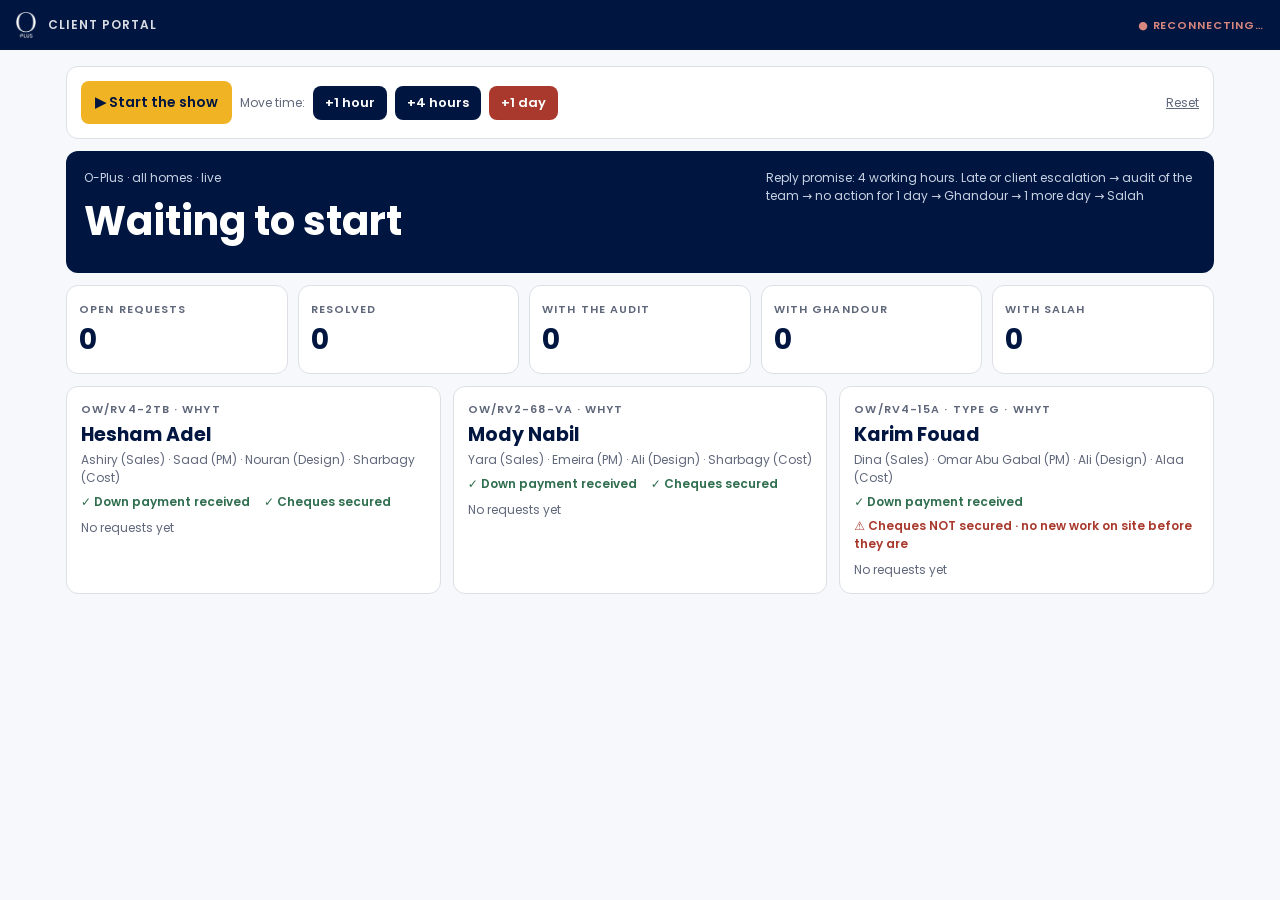
<file: portal/show.html>
<!doctype html>
<html lang="en">
<head>
<meta charset="utf-8">
<meta name="viewport" content="width=device-width,initial-scale=1">
<title>O-Plus Portal · Live show</title>
<link href="https://fonts.googleapis.com/css2?family=Poppins:wght@400;500;600;700&display=swap" rel="stylesheet">
<style>
:root{--navy:#001641;--amber:#F0B323;--ink:#1A2238;--muted:#5F677A;--line:#DCDFE6;--panel:#F3F5F9;--ok:#2F6E4E;--bad:#A8392C;--tint:#FCEFD3;--tintx:#8A5800}
*{box-sizing:border-box}body{margin:0;font-family:Poppins,system-ui,sans-serif;color:var(--ink);background:#F7F8FB;font-size:14px}
header{background:var(--navy);color:#fff;padding:12px 16px;display:flex;align-items:center;gap:12px;flex-wrap:wrap;position:sticky;top:0;z-index:5}
header img{height:26px}header .t{font-weight:600;letter-spacing:.08em;font-size:12px;text-transform:uppercase;opacity:.85}
header .sp{flex:1}
.wrap{max-width:1180px;margin:0 auto;padding:16px}
.eyebrow{font-size:11px;letter-spacing:.1em;text-transform:uppercase;color:var(--muted);font-weight:600}
h1{font-size:22px;margin:4px 0 2px;color:var(--navy)}h2{font-size:16px;margin:0 0 8px;color:var(--navy)}
.card{border:1px solid var(--line);border-radius:12px;padding:14px;margin-bottom:12px;background:#fff}
.card.act{border-left:6px solid var(--amber)}.card.late{border-left:6px solid var(--bad)}
.muted{color:var(--muted);font-size:12px}
.btn{background:var(--navy);color:#fff;border:0;border-radius:8px;padding:11px 14px;font:600 14px Poppins;cursor:pointer}
.btn.ok{background:var(--ok)}.btn.red{background:var(--bad)}.btn.amber{background:var(--amber);color:var(--navy)}.btn.ghost{background:#fff;color:var(--navy);border:1px solid var(--navy)}
.btn.sm{padding:7px 12px;font-size:13px}.btn.full{width:100%;margin-top:8px}
.acts{display:flex;flex-wrap:wrap;gap:8px;margin-top:8px}.acts .btn{flex:1 1 140px}
textarea,input,select{font:14px Poppins;padding:10px;border:1px solid var(--line);border-radius:8px;width:100%;margin-top:8px;background:#fff}
textarea{min-height:64px;resize:vertical}
.info{background:var(--panel);padding:10px 12px;border-radius:8px;margin-top:8px;font-size:13px;line-height:1.55}
.warn{background:#FBEAE8;color:var(--bad);font-weight:600;padding:8px 10px;border-radius:8px;margin-top:8px;font-size:13px}
.good{color:var(--ok);font-weight:600}
.fu{background:var(--tint);color:var(--tintx);font-weight:600;padding:8px 10px;border-radius:8px;margin-top:8px;font-size:13px}
.hero{background:var(--navy);color:#fff;border-radius:12px;padding:18px;margin:0 0 12px}.hero h2{color:#fff}.hero .muted{color:#C9D2E3}
.cols{display:grid;grid-template-columns:repeat(auto-fit,minmax(300px,1fr));gap:12px}
.line{padding:8px 0;border-bottom:1px dashed var(--line);font-size:13px}.line:last-child{border:0}
.pill{display:inline-block;font-size:11px;font-weight:600;padding:2px 9px;border-radius:12px;white-space:nowrap;vertical-align:middle}
.p-bad{background:var(--bad);color:#fff}.p-ok{background:var(--ok);color:#fff}.p-act{background:var(--tint);color:var(--tintx)}.p-nv{background:#E4EAF6;color:var(--navy)}
.toast{position:fixed;bottom:18px;left:50%;transform:translateX(-50%);background:var(--navy);color:#fff;padding:12px 18px;border-radius:10px;font-size:14px;display:none;max-width:92%;z-index:9;box-shadow:0 6px 24px rgba(0,0,0,.25)}
.kpis{display:grid;grid-template-columns:repeat(auto-fit,minmax(140px,1fr));gap:10px;margin-bottom:12px}
.kpi{border:1px solid var(--line);border-radius:12px;padding:12px;background:#fff}.kpi b{font-size:28px;color:var(--navy);display:block}
.feed .l{padding:6px 0}.feed .l:first-child{font-weight:600;font-size:18px}
.ctl{display:flex;flex-wrap:wrap;gap:8px;align-items:center}
.tabs{display:flex;gap:4px;border-bottom:1px solid var(--line);margin:4px 0 14px;overflow-x:auto}
.tabs button{background:none;border:0;border-bottom:3px solid transparent;padding:10px 12px;font:600 13px Poppins;color:var(--muted);cursor:pointer;white-space:nowrap}
.tabs button.on{color:var(--navy);border-color:var(--amber)}
.n{display:inline-block;min-width:18px;padding:0 6px;border-radius:9px;background:var(--bad);color:#fff;font-size:11px;margin-left:4px}
.thread{margin-top:10px;border-left:2px solid var(--line);padding-left:10px}
.msg{margin:0 0 8px}.msg .w{font-size:11px;color:var(--muted)}.msg .x{background:var(--panel);border-radius:8px;padding:7px 10px;display:inline-block;max-width:100%;font-size:13px}
.msg.cl .x{background:#FFF6DF}
.unit{display:flex;flex-wrap:wrap;gap:6px 14px;font-size:12px;margin-top:6px}
.steps{display:flex;margin:10px 0 2px}.step{flex:1;padding-top:8px;border-top:4px solid rgba(255,255,255,.25);font-size:11px;color:#C9D2E3;margin-right:4px}
.step.done{border-color:#fff;color:#fff}.step.cur{border-color:var(--amber);color:#fff;font-weight:600}
.tiles{display:grid;grid-template-columns:repeat(3,1fr);gap:8px}.tile{height:74px;border-radius:8px;background:linear-gradient(135deg,#efe7da,#d9c9ad 60%,#efe7da);display:flex;align-items:flex-end;padding:5px;font-size:10px;color:#5b4a2b}
.doc{display:flex;justify-content:space-between;align-items:center;gap:8px;padding:7px 0;border-bottom:1px dashed var(--line);font-size:13px}.doc:last-child{border:0}
</style>
<style>
.k{display:grid;grid-template-columns:repeat(3,1fr);gap:6px;margin-bottom:10px}.k div{background:#fff;border:1px solid var(--line);border-radius:10px;padding:8px}.k b{display:block;font-size:20px;color:var(--navy)}.k .r b{color:var(--bad)}
.row{display:flex;justify-content:space-between;align-items:center;gap:8px;padding:9px 0;border-bottom:1px dashed var(--line);cursor:pointer}.row:last-child{border:0}
.dot{display:inline-block;width:9px;height:9px;border-radius:50%;background:var(--bad);margin-right:6px}
.sel{display:flex;gap:10px;align-items:center;padding:8px 0;border-bottom:1px dashed var(--line)}.sel:last-child{border:0}.sw{width:42px;height:42px;border-radius:8px;flex:none;border:1px solid var(--line)}
.chat .m{max-width:84%;padding:7px 10px;border-radius:10px;background:var(--panel);margin:6px 0}.chat .me{margin-left:auto;background:#E4EAF6}.chat .w2{font-size:10px;color:var(--muted)}
.voice{display:flex;align-items:center;gap:6px;min-width:150px}.voice i{flex:1;height:14px;background:repeating-linear-gradient(90deg,#9aa6c4 0 2px,transparent 2px 5px);border-radius:3px}
.conv{border:1px dashed var(--amber);background:#FFFBEF;border-radius:8px;padding:5px 8px;font-size:11px;font-weight:600;color:#8A5800;margin-top:4px;display:inline-block}
.trk{margin-top:8px}.trk div{font-size:12px;padding:3px 0 3px 16px;position:relative}.trk div:before{content:'';position:absolute;left:3px;top:8px;width:7px;height:7px;border-radius:50%;background:var(--ok)}.trk div.now:before{background:var(--amber)}
.bar{height:8px;background:rgba(255,255,255,.2);border-radius:5px;margin:8px 0 4px}.bar i{display:block;height:100%;background:var(--amber);border-radius:5px}
.grp{border:1px solid var(--line);border-radius:10px;margin-bottom:8px;background:#fff}.grp>.row{padding:10px 12px}.grp .in{padding:0 12px 8px}
.btn.gh{background:#fff;color:var(--navy);border:1px solid var(--navy)}
.why{font-size:11px;color:var(--muted);margin-top:2px}
</style>
</head>
<body>
<header>
  <img src="assets/oplus-mark-white.png" alt="O-Plus">
  <span class="t">Client Portal</span>
  <span class="sp"></span><span id="clock" class="t" style="font-size:13px;opacity:1;color:#F0B323"></span><span id="live" class="t" style="font-size:11px"></span>
</header>
<div class="wrap" id="app"></div>
<div class="toast" id="toast"></div>
<script>
window.DEMO_API='https://script.google.com/macros/s/AKfycbxbzqm0Do6EaCJSBU5v4GEa546stTm7zT0BR33SKqS7Ua3hmwuIsXbDN9N5wTGGX0ph/exec';
// ================= Cast (each person plays one real role) =================
const P={
 c1:{n:'Hesham Adel',d:'client',c:'A'},c2:{n:'Mody Nabil',d:'client',c:'B'},c3:{n:'Karim Fouad',d:'client',c:'C'},
 ashiry:{n:'Ashiry',d:'sales'},yara:{n:'Yara',d:'sales'},dina:{n:'Dina',d:'sales'},
 saad:{n:'Saad',d:'pm'},amira:{n:'Emeira',d:'pm'},abugabal:{n:'Omar Abu Gabal',d:'pm'},
 nouran:{n:'Nouran',d:'design'},ali:{n:'Ali',d:'design'},
 sharbagy:{n:'Sharbagy',d:'cost'},alaa:{n:'Alaa',d:'cost'},salma:{n:'Salma',d:'cost',fin:1},
 ghandour:{n:'Ghandour',d:'audit',aud:'sales'},omark:{n:'Omar Sheir',d:'audit',aud:'pm'},maksoud:{n:'Abdelmaksoud',d:'audit',aud:'design'},omar:{n:'Omar Nada',d:'audit',aud:'cost'},
 salah:{n:'Salah',d:'top'},board:{n:'Big screen',d:'board'}};
const AUDIT={sales:'ghandour',pm:'omark',design:'maksoud',cost:'omar'};
const DEPT={sales:'Sales',pm:'PM',design:'Design',cost:'Cost',audit:'Audit',top:'Top management',client:'Client'};
const TEAMS=[['sales','Sales',['ashiry','yara','dina']],['pm','PMs',['saad','amira','abugabal']],['design','Design',['nouran','ali']],['cost','Cost',['sharbagy','alaa','salma']]];
const ROLE={sales:'Sales · company representative to the client',pm:'PM · site execution',design:'Design · selections & drawings',cost:'Cost · quotations & contractor payments',audit:'Audit',top:'Top management'};
const CASES={
 A:{c:'Hesham Adel',f:'Hesham',u:'OW/RV4-2TB · Whyt',scope:'Retractable pergola for parking + wood pergola for garden',q:'Quotation 1505',team:{sales:'ashiry',pm:'saad',design:'nouran',cost:'sharbagy'},stage:2,pct:58,next:'Pergola installation · Sun 23 Nov'},
 B:{c:'Mody Nabil',f:'Mody',u:'OW/RV2-68-VA · Whyt',scope:'Variation order works',q:'Quotation 1423',team:{sales:'yara',pm:'amira',design:'ali',cost:'sharbagy'},stage:2,pct:41,next:'Entrance flooring · Tue 25 Nov'},
 C:{c:'Karim Fouad',f:'Karim',u:'OW/RV4-15A · Type G · Whyt',scope:'Finishing works',q:'Quotation 1815',team:{sales:'dina',pm:'abugabal',design:'ali',cost:'alaa'},stage:1,pct:22,next:'Final selections · Thu 20 Nov'}};
const STAGES=['Quotation paid','Design & selections','Execution','Snagging','Handover'];
const SEEDSEL={A:[['Garden pergola wood','Teak, oil finish','#a0764e'],['Pergola roof fabric','Sand beige · v2','#e9e4da'],['Frame colour','Anthracite RAL 7016','#5d5f63']],B:[['Wall paint','Off-white RAL 9001','#f1ece1'],['Kitchen worktop','Quartz grey','#b9bcbf']],C:[['Kitchen cabinets','Walnut veneer','#6b4a32']]};
const SUG={A:['Can I see the colour options for the parking pergola?','When will the workers start the parking pergola?','I would like lighting under the garden pergola. Can you price it?','When is my next installment due?'],
 B:['I would like a lighter marble for the entrance floor','Will the workers come on Saturday?','Can you send me the latest drawings?','I want to change the kitchen worktop colour'],
 C:['I want to add a glass house on the roof. Can you price it?','Please send me the tile selection for the bathrooms','When will the finishing works start?','Which cheques do I still need to hand over?']};
const DUMMY=['Mona Saleh · RV3-11B','Ahmed Fathy · RV1-04A','Laila Samy · RV5-21C','Hany Aziz · RV2-07D','Nada Kamal · RV6-30A','Sherif Lotfy · RV4-09B','Rana Youssef · RV1-18C','Tamer Said · RV7-02A','Dalia Nour · RV3-25D'];
const HPD=9,SLA=4;
// ================= State: all phones replay the same list of actions =================
let G;
const fresh=()=>({h:0,on:false,T:{},seq:0,log:[],U:{A:{chq:1},B:{chq:1},C:{chq:0}},chat:{A:[],B:[],C:[]},sel:{A:[],B:[],C:[]},mseq:0});
const PN=id=>(P[id]||{}).n||id;
const dep=id=>(P[id]||{}).d;
const tlist=()=>Object.values(G.T).sort((a,b)=>b.n-a.n);
const resp=t=>t.st==='client'?t.ret:t.hold; // the team member responsible right now
function late(t){if(t.st!=='open'||!['sales','pm','design','cost'].includes(dep(t.hold)))return null;return G.h-(t.since+SLA)}
// escalation level: 1 audit · 2 Ghandour · 3 Salah. Triggered by time OR by the client pressing Escalate.
function lvl(t){if(t.st==='done')return 0;if(t.fu)return 0;let l=0;const r=resp(t),aud=AUDIT[dep(r)];if(!aud)return 0;
 const L=late(t);if(L!==null&&L>=0)l=aud==='ghandour'?(L>=HPD?3:1):(L>=2*HPD?3:L>=HPD?2:1);
 if(t.esc&&t.esc.top)return 3;
 if(t.esc){const a=G.h-t.esc.h;const e=aud==='ghandour'?(a>=HPD?3:1):(a>=2*HPD?3:a>=HPD?2:1);l=Math.max(l,e)}
 return l}
function holder(l,t){return l==1?AUDIT[dep(resp(t))]:l==2?'ghandour':'salah'}
function tr(t,x){t.cl.push({x,h:G.h})} // client tracking line
function H(t,w,a,x){t.hist.push({w,a,x:x||'',h:G.h})}
function feed(c,txt,ts){G.log.unshift({t:txt,c:c||'',ts})}
const who=k=>PN(k)+' ('+DEPT[dep(k)]+')';
function target(t,k){const C=CASES[t.c];return k==='fin'?'salma':C.team[k]}
function apply(A){const me=A.p,nm=PN(me),x=(A.x||'').trim(),t=A.i?G.T[A.i]:null;
 switch(A.a){
 case 'reset':G=fresh();return;
 case 'start':if(G.on)return;G.on=true;feed('','Portal live · 3 homes · team already assigned',A.ts);return 'Started';
 case 'jump':G.h+=(+A.h||1);feed('','Time moved forward '+dur(+A.h),A.ts);return;
 case 'new':{const c=A.c,C=CASES[c];if(!x||!C)return;const id='REQ-'+(1041+G.seq);const s=C.team.sales;
  const tk={id,n:++G.seq,c,t:x,st:'open',hold:s,stack:[],since:G.h,ret:null,kind:null,hist:[],cl:[],fu:null,esc:null};H(tk,C.f,'asked',x);tr(tk,'Received by '+who(s)+' · reply within 4 working hours');G.T[id]=tk;feed(c,C.f+' asked: “'+x+'” → '+PN(s)+' (Sales)',A.ts);return 'Sent · '+PN(s)+' (Sales) has it'}
 case 'msg':{const c=A.c;if(!x&&!A.v)return;G.chat[c].push({id:++G.mseq,w:me,x:A.v?'Voice note':x,v:A.v?1:0,h:G.h});feed(c,(dep(me)==='client'?CASES[c].f:nm)+' in chat: '+(A.v?'🎤 voice note':'“'+x+'”'),A.ts);return}
 case 'conv':{const c=A.c,m=G.chat[c].find(z=>z.id==A.m);if(!m||m.conv)return;m.conv=1;const s={id:'S'+(++G.mseq),title:x||'Selection',opt:m.x,st:'Waiting',by:me,from:'chat',h:G.h};G.sel[c].push(s);feed(c,nm+' converted a chat message into a selection: '+s.title,A.ts);return 'Sent to the client as a selection'}
 case 'selok':case 'selno':{const c=A.c,s=G.sel[c].find(z=>z.id===A.s);if(!s||s.st!=='Waiting')return;if(A.a==='selno'&&!x)return;s.st=A.a==='selok'?'Approved':'Rejected';s.cm=x;feed(c,CASES[c].f+(A.a==='selok'?' approved selection “'+s.title+'” ✓':' rejected “'+s.title+'”: “'+x+'”'),A.ts);if(A.a==='selno')G.chat[c].push({id:++G.mseq,w:me,x:'Rejected “'+s.title+'”: '+x,h:G.h});return A.a==='selok'?'Approved ✓ · saved in your selections':'Sent back with your comment'}
 }
 if(!t)return;const C=CASES[t.c];
 switch(A.a){
 case 'asg':{if(t.st!=='open'||t.hold!==me)return;const to=target(t,A.k);if(!to||to===me)return;const lab={pm:'Assigned to',design:A.k2==='draw'?'Asked for a drawing from':'Assigned to',cost:A.k2==='price'?'Asked for a price from':'Assigned to',fin:'Asked about cheques from'}[A.k]||'Assigned to';
  t.stack.push(me);H(t,nm,lab.toLowerCase()+' '+PN(to),x);t.hold=to;t.since=G.h;t.fu=null;
  tr(t,(A.k2==='site'?'Approved · sent to '+who(to)+' for site execution':lab+' '+who(to)+' · working on it'));feed(t.c,nm+' → '+PN(to)+(x?': “'+x+'”':''),A.ts);return 'Sent to '+PN(to)+' · the client sees the update'}
 case 'back':{if(t.st!=='open'||t.hold!==me||!t.stack.length)return;const to=t.stack.pop();H(t,nm,'answered '+PN(to),x||A.dx||'');t.hold=to;t.since=G.h;t.fu=null;tr(t,PN(me)+' finished their part · back with '+who(to));feed(t.c,nm+' answered '+PN(to)+': “'+(x||A.dx)+'”',A.ts);return 'Sent back to '+PN(to)}
 case 'chq':{if(t.hold!==me)return;G.U[t.c].chq=1;H(t,nm,'confirmed the cheques are secured',x);tr(t,'Payments checked by '+who(me)+' ✓');feed(t.c,'Salma: '+C.f+'’s cheques secured ✓',A.ts);
  if(t.stack.length){const to=t.stack.pop();t.hold=to;t.since=G.h;t.fu=null}return 'Cheques marked secured'}
 case 'reply':{if(t.st!=='open'||t.hold!==me||!x)return;H(t,nm,'replied to '+C.f,x);t.st='done';t.fu=null;if(t.esc)t.esc.done=1;tr(t,'Answered by '+who(me)+' ✓ “'+x+'”');feed(t.c,nm+' replied to '+C.f+': “'+x+'” ✓',A.ts);return 'Reply sent · request resolved'}
 case 'opts':case 'quote':{if(t.st!=='open'||t.hold!==me||!x)return;H(t,nm,A.a==='opts'?'sent options':'sent a quotation',x);t.st='client';t.kind=A.a;t.ret=me;t.since=G.h;t.fu=null;tr(t,(A.a==='opts'?'Options':'Quotation')+' ready for your approval · from '+who(me));feed(t.c,nm+' sent '+(A.a==='opts'?'options':'a quotation')+' to '+C.f+': “'+x+'”',A.ts);return 'Sent to the client for approval'}
 case 'ok':case 'no':{if(t.st!=='client')return;if(A.a==='no'&&!x)return;const k=A.a==='ok'?(t.kind==='quote'?'approved the quotation ✓':'approved ✓'):'rejected';H(t,C.f,k,x);
  if(A.a==='ok'&&t.kind==='opts')G.sel[t.c].push({id:'S'+(++G.mseq),title:t.t,opt:t.hist.filter(z=>z.a==='sent options').pop().x,st:'Approved',by:t.ret,from:'req',h:G.h});
  t.st='open';t.hold=t.ret;t.since=G.h;t.kind=null;tr(t,'You '+k+(x?': “'+x+'”':'')+' · back with '+who(t.ret));feed(t.c,C.f+' '+k+(x?': “'+x+'”':''),A.ts);return 'Sent · '+PN(t.ret)+' is notified'}
 case 'esc':{if(t.st==='done'||!x)return;const r=resp(t),again=!!(t.esc||t.fu),aud=again?'salah':AUDIT[dep(r)];t.esc={x,h:G.h,top:again?1:0};t.fu=null;H(t,C.f,again?'escalated again':'escalated',x);tr(t,again?'Escalated again · sent straight to Salah (Head of Projects)':'Escalated to '+PN(aud)+' ('+DEPT[dep(r)]+' audit) · they will follow up');feed(t.c,'⚠ '+C.f+(again?' escalated AGAIN ':' escalated ')+t.id+': “'+x+'” → '+PN(aud),A.ts);return 'Escalated to '+PN(aud)}
 case 'fu':{if(t.st==='done')return;const r=resp(t);t.fu={by:me,h:G.h};if(t.esc)t.esc.done=1;H(t,nm,'followed up with '+PN(r),x);tr(t,PN(me)+' is following up with '+PN(r));feed(t.c,nm+' followed up with '+PN(r),A.ts);return 'Follow-up sent to '+PN(r)}
 }}
// ================= helpers =================
const $=s=>document.querySelector(s);
const esc=s=>String(s==null?'':s).replace(/[&<>"]/g,c=>({'&':'&amp;','<':'&lt;','>':'&gt;','"':'&quot;'}[c]));
function fmt(h){const d=Math.floor(h/HPD)+1,m=Math.round((h%HPD)*60),hh=9+Math.floor(m/60);return 'Day '+d+' · '+String(hh).padStart(2,'0')+':'+String(m%60).padStart(2,'0')}
function dur(h){h=Math.abs(h);if(h>=HPD){const d=Math.round(h/HPD*10)/10;return d+(d==1?' day':' days')}if(h<1)return Math.max(1,Math.round(h*60))+' min';return Math.round(h*10)/10+(h==1?' hour':' hours')}
function toast(t){const e=$('#toast');e.textContent=t;e.style.display='block';clearTimeout(e._t);e._t=setTimeout(()=>e.style.display='none',4000)}
const me=(new URLSearchParams(location.search).get('p'))||'board';
const ME=P[me]||P.board;let tab=null,open=null,showInfo=false;
const homesOf=k=>Object.keys(CASES).filter(c=>k==='salma'||Object.values(CASES[c].team).includes(k));
const chatWaits=c=>{const m=G.chat[c];return m.length&&dep(m[m.length-1].w)==='client'};
function needsMe(c){return tlist().some(t=>t.c===c&&t.st==='open'&&t.hold===me)||(chatWaits(c)&&[CASES[c].team.sales,CASES[c].team.design].includes(me))}
function status(t){if(t.st==='done')return '<span class="pill p-ok">Resolved ✓</span>';if(t.st==='client')return '<span class="pill p-nv">Waiting for the client</span>';const L=late(t);
 if(L===null)return `<span class="pill p-nv">With ${esc(PN(t.hold))}</span>`;return L>=0?`<span class="pill p-bad">${esc(PN(t.hold))} · LATE ${dur(L)}</span>`:`<span class="pill p-act">With ${esc(PN(t.hold))} · due in ${dur(-L)}</span>`}
function unitStrip(c){const u=G.U[c];return `<div class="unit"><span class="good">✓ Down payment received</span>${u.chq?'<span class="good">✓ Cheques secured</span>':'<span style="color:#A8392C;font-weight:600">⚠ Cheques NOT secured · no new work on site before they are</span>'}</div>`}
function thread(t){return `<div class="thread">${t.hist.map(m=>`<div class="msg ${m.w===CASES[t.c].f?'cl':''}"><div class="w"><b>${esc(m.w)}</b> ${esc(m.a)} · ${fmt(m.h)}</div>${m.x?`<div class="x">${esc(m.x)}</div>`:''}</div>`).join('')}</div>`}
const PH={sales:'Write your reply or a note for the colleague…',pm:'Write your reply, or what you need from Design / Cost…',design:'Write your reply, the options, or the drawing details…',cost:'Write your reply, the quotation, or the payment note…'};
function actions(t){const C=CASES[t.c],d=dep(me),B=[],btn=(a,label,cls,extra)=>`<button class="btn ${cls||'gh'}" data-act="${a}" data-i="${t.id}" ${extra||''}>${label}</button>`;
 const prev=t.stack.length?t.stack[t.stack.length-1]:null;
 if(prev&&dep(prev)!=='sales')B.push(btn('back','↩ Send answer back to '+esc(PN(prev)),'ok'));
 B.push(btn('reply','💬 Reply to '+esc(C.f)+' & resolve',prev&&dep(prev)!=='sales'?'gh':'ok'));
 if(d==='sales'){B.push(btn('asg','👷 Assign to PM · '+esc(PN(C.team.pm)),'','data-k="pm"'));B.push(btn('asg','📐 Assign to Design · '+esc(PN(C.team.design)),'','data-k="design"'));B.push(btn('asg','💰 Assign to Cost · '+esc(PN(C.team.cost)),'','data-k="cost"'))}
 if(d==='pm'){B.push(btn('asg','📐 Ask Design for a drawing · '+esc(PN(C.team.design)),'','data-k="design" data-k2="draw"'));B.push(btn('asg','💰 Ask Cost for a price / payment · '+esc(PN(C.team.cost)),'','data-k="cost" data-k2="price"'));B.push(btn('asg','🧾 Ask Finance about cheques · Salma','','data-k="fin"'))}
 if(d==='design'){B.push(btn('opts','🎨 Send options to '+esc(C.f)));B.push(btn('asg','💰 Ask Cost to price it · '+esc(PN(C.team.cost)),'','data-k="cost" data-k2="price"'));B.push(btn('asg','👷 Send to PM: ready for site · '+esc(PN(C.team.pm)),'','data-k="pm" data-k2="site"'))}
 if(d==='cost'&&!P[me].fin){B.push(btn('quote','📄 Send quotation to '+esc(C.f)));B.push(btn('back','✓ Approve contractor payment','','data-dx="Contractor payment approved ✓"'+(prev?'':' disabled')));B.push(btn('asg','👷 Send to PM: approved, start work · '+esc(PN(C.team.pm)),'','data-k="pm" data-k2="site"'))}
 if(P[me].fin)B.push(btn('chq','✓ Cheques secured','ok'));
 const fu=t.fu?`<div class="fu">🔔 ${esc(PN(t.fu.by))} is following up on this. Please act now.</div>`:lvl(t)?`<div class="warn">⛔ ${t.esc&&!t.esc.done?'The client escalated: “'+esc(t.esc.x)+'”':'Late'} · ${esc(PN(holder(lvl(t),t)))} is alerted</div>`:'';
 return `${fu}<textarea id="x_${t.id}" placeholder="${PH[d]||'Write…'}"></textarea><div style="margin-top:6px;font-weight:600;font-size:12px">What do you want to do?</div><div style="display:grid;gap:6px;margin-top:6px">${B.join('')}</div>`}
function reqHead(t){const C=CASES[t.c],first=t.hist[0];return `<div class="eyebrow">${t.id} · ${esc(C.c)} · ${esc(C.u)}</div><b style="font-size:16px;display:block;margin:4px 0">“${esc(t.t)}”</b><div class="muted">From ${esc(C.f)} · ${fmt(first.h)}${t.stack.length?' · via '+t.stack.map(PN).map(esc).join(' → '):''}</div><div style="margin-top:4px">${status(t)}</div>`}
// ---------- Client ----------
function viewClient(){const c=ME.c,C=CASES[c],ts=tlist().filter(t=>t.c===c),T=['home','chat','sel','req','pay'];if(!T.includes(tab))tab='home';
 const appr=ts.filter(t=>t.st==='client'),selw=G.sel[c].filter(s=>s.st==='Waiting');
 const lab={home:'Home',chat:'Chat',sel:'Selections',req:'Requests',pay:'Payments'},cnt={home:appr.length,sel:selw.length+appr.filter(t=>t.kind==='opts').length,chat:0};
 let h=`<div class="hero" data-info="1" style="cursor:pointer"><div class="muted">${esc(C.u)} · tap for details</div><div style="font-size:19px;font-weight:700">${esc(C.c)}'s home</div><div class="muted">${esc(C.scope)} · ${esc(C.q)}</div><div class="bar"><i style="width:${C.pct}%"></i></div><div class="muted">${C.pct}% · ${STAGES[C.stage]} · Next: ${esc(C.next)}</div>
 ${showInfo?`<div style="margin-top:12px;background:rgba(255,255,255,.08);border-radius:10px;padding:10px"><b>Stages</b>${STAGES.map((s,i)=>`<div class="muted" style="color:${i==C.stage?'#F0B323':'#C9D2E3'};font-weight:${i==C.stage?700:400}">${i<C.stage?'✓':i==C.stage?'●':'○'} ${s}${i==C.stage?' · you are here':''}</div>`).join('')}<b style="display:block;margin-top:8px">Installments</b>${[['Down payment','30%','At contract','Paid ✓'],['Installment 2 · cheque','25%','15 Dec 2026',G.U[c].chq?'Cheque secured ✓':'Cheque needed'],['Installment 3 · cheque','25%','15 Feb 2027',G.U[c].chq?'Cheque secured ✓':'Cheque needed'],['Final payment','20%','At handover','Scheduled']].map(r=>`<div class="muted" style="color:#fff;display:flex;justify-content:space-between;gap:6px"><span>${r[0]} · ${r[1]}</span><span>${r[2]} · ${r[3]}</span></div>`).join('')}</div>`:''}</div>`;
 h+=`<div class="tabs">${T.map(k=>`<button class="${k===tab?'on':''}" data-tab="${k}">${lab[k]}${cnt[k]?`<span class="n">${cnt[k]}</span>`:''}</button>`).join('')}</div>`;
 const apprCard=t=>`<div class="card act">${reqHead(t)}<div class="info">${esc(t.hist.filter(z=>/sent/.test(z.a)).pop().x)}</div><textarea id="x_${t.id}" placeholder="Your comment (needed to reject)"></textarea><div class="acts"><button class="btn ok" data-act="ok" data-i="${t.id}">Approve</button><button class="btn red" data-act="no" data-i="${t.id}">Reject with comment</button></div></div>`;
 const selCard=s=>`<div class="card act"><div class="eyebrow">Selection · from ${esc(PN(s.by))}${s.from==='chat'?' · from your chat':''}</div><b style="font-size:15px">${esc(s.title)}</b><div class="info">${esc(s.opt)}</div><textarea id="sc_${s.id}" placeholder="Your comment (needed to reject)"></textarea><div class="acts"><button class="btn ok" data-sel="ok" data-s="${s.id}">Approve</button><button class="btn red" data-sel="no" data-s="${s.id}">Reject with comment</button></div></div>`;
 if(tab==='home'){if(appr.length||selw.length)h+=`<div class="eyebrow" style="margin:0 0 8px">Waiting for your approval</div>`+appr.map(apprCard).join('')+selw.map(selCard).join('');
  h+=`<div class="card"><h2>New request</h2><div class="muted" style="margin-top:4px">Not sure what to ask? Tap a suggestion:</div><div style="display:flex;flex-wrap:wrap;gap:6px;margin-top:6px">${SUG[c].map(x=>`<button class="btn gh sm" style="text-align:left" data-sug="${esc(x)}">${esc(x)}</button>`).join('')}</div><textarea id="nx" placeholder="Ask anything: a question, a change, a new item…"></textarea><button class="btn full" data-new="1">Send to my team</button></div>`;
  const up=[];ts.forEach(t=>t.cl.forEach(l=>up.push({...l,t})));up.sort((a,b)=>b.h-a.h);
  h+=`<div class="card"><h2>Latest updates</h2>${up.length?up.slice(0,6).map(u=>`<div class="line"><b>${u.t.id}</b> · ${esc(u.x)}<div class="muted">${fmt(u.h)}</div></div>`).join(''):'<div class="muted">No updates yet.</div>'}</div>`;
  h+=`<div class="card"><h2>Your team</h2><div class="unit">${Object.entries(C.team).map(([d,k])=>`<span><b>${esc(PN(k))}</b> · ${DEPT[d]}</span>`).join('')}</div></div><div class="card"><h2>Site photos</h2><div class="tiles"><div class="tile">Week 45</div><div class="tile">Week 46</div><div class="tile">Today</div></div></div>`}
 if(tab==='req'){h+=`<div class="card"><h2>New request</h2><div class="muted" style="margin-top:4px">Not sure what to ask? Tap a suggestion:</div><div style="display:flex;flex-wrap:wrap;gap:6px;margin-top:6px">${SUG[c].map(x=>`<button class="btn gh sm" style="text-align:left" data-sug="${esc(x)}">${esc(x)}</button>`).join('')}</div><textarea id="nx" placeholder="Ask anything: a question, a change, a new item…"></textarea><button class="btn full" data-new="1">Send to my team</button></div>`;
  h+=ts.length?ts.map(t=>t.st==='client'?apprCard(t):`<div class="card">${reqHead(t)}<div class="trk">${t.cl.map((l,i)=>`<div class="${i==t.cl.length-1&&t.st!=='done'?'now':''}">${esc(l.x)} <span class="muted">· ${fmt(l.h)}</span></div>`).join('')}</div>${t.st!=='done'?`<div class="acts"><button class="btn gh sm" data-tab="chat">💬 Chat with ${esc(PN(resp(t)))}</button></div><textarea id="e_${t.id}" placeholder="Not happy? Reason of escalation"></textarea><button class="btn red full" data-act="esc" data-i="${t.id}">⚠ Escalate</button>`:''}</div>`).join(''):'<div class="muted">No requests yet.</div>'}
 if(tab==='chat')h+=chatBox(c);
 if(tab==='sel'){h+=selw.map(selCard).join('')+appr.filter(t=>t.kind==='opts').map(apprCard).join('');const ap=SEEDSEL[c].map(s=>({title:s[0],opt:s[1],col:s[2],st:'Approved'})).concat(G.sel[c].filter(s=>s.st!=='Waiting'));
  h+=`<div class="card"><h2>Your selections</h2>${ap.slice().reverse().map(s=>`<div class="sel"><div class="sw" style="background:${s.col||'#e8e0d0'}"></div><div style="flex:1"><b>${esc(s.title)}</b><div class="muted">${esc(s.opt)}${s.from==='chat'?' · from your chat':''}</div></div><span class="pill ${s.st==='Approved'?'p-ok':'p-bad'}">${s.st}</span></div>`).join('')}</div>`}
 if(tab==='pay')h+=`<div class="card"><h2>Payments</h2>${unitStrip(c)}${[['Down payment','30%','At contract','Paid ✓'],['Installment 2 · cheque','25%','15 Dec 2026',G.U[c].chq?'Cheque secured ✓':'Cheque needed'],['Installment 3 · cheque','25%','15 Feb 2027',G.U[c].chq?'Cheque secured ✓':'Cheque needed'],['Final payment','20%','At handover','Scheduled']].map(r=>`<div class="doc"><span><b>${r[0]}</b> · ${r[1]}</span><span class="muted">${r[2]} · ${r[3]}</span></div>`).join('')}</div>`;
 return h}
function chatBox(c){const ms=G.chat[c],team=dep(me)!=='client';
 return `<div class="card chat"><h2>Chat · ${esc(CASES[c].c)} & team</h2>${ms.length?'':'<div class="muted">No messages yet.</div>'}${ms.map(m=>{const mine=m.w===me,cl=dep(m.w)==='client';
  return `<div class="m ${mine?'me':''}"><div class="w2">${esc(cl?CASES[c].f:PN(m.w)+' · '+DEPT[dep(m.w)])} · ${fmt(m.h)}</div>${m.v?'<div class="voice">▶ <i></i> 0:12</div>':esc(m.x)}${m.conv?'<div class="conv">⇄ Converted to a selection</div>':''}${team&&cl&&!m.conv&&!m.v?`<div><input id="cv_${m.id}" placeholder="Selection name, e.g. Entrance marble" style="margin-top:6px"><button class="btn sm amber" style="margin-top:6px" data-conv="${m.id}" data-c="${c}">⇄ Convert to selection</button></div>`:''}</div>`}).join('')}
 <textarea id="cm_${c}" placeholder="Write a message…" style="min-height:44px"></textarea><div class="acts"><button class="btn" data-msg="${c}">Send</button><button class="btn gh" data-voice="${c}" style="flex:0 1 auto">🎤 Voice note</button></div>${ms.length?`<div class="muted" style="margin-top:6px">✓✓ Seen</div>`:''}</div>`}
// ---------- Team member ----------
function viewTeam(){const homes=homesOf(me);const mine=tlist().filter(t=>t.st==='open'&&t.hold===me);
 const need=homes.filter(needsMe),wc=tlist().filter(t=>t.st==='client'&&t.ret===me).length,lt=mine.filter(t=>late(t)>=0).length;
 if(open&&!homes.includes(open))open=null;
 if(open){const c=open,C=CASES[c],ts=tlist().filter(t=>t.c===c&&t.st!=='done');
  let h=`<button class="btn gh sm" data-open="">← All my units</button><div class="card" style="margin-top:10px"><div class="eyebrow">${esc(C.u)}</div><h2 style="font-size:19px;margin:2px 0">${esc(C.c)}</h2><div class="muted">${esc(C.scope)}</div>${unitStrip(c)}</div>`;
  const my=ts.filter(t=>t.st==='open'&&t.hold===me);
  h+=my.map(t=>`<div class="card ${late(t)>=0?'late':'act'}">${reqHead(t)}${thread(t)}${actions(t)}</div>`).join('');
  const oth=ts.filter(t=>!(t.st==='open'&&t.hold===me));if(oth.length)h+=`<div class="card"><h2>Other open requests on this unit</h2>${oth.map(t=>`<div class="line">${reqHead(t)}</div>`).join('')}</div>`;
  return h+chatBox(c)}
 let h=`<div class="k"><div><span class="muted">My units</span><b>${homes.length+DUMMY.length}</b></div><div><span class="muted">On track</span><b>${homes.length+DUMMY.length-need.length-lt}</b></div><div class="r"><span class="muted">Need my action</span><b>${need.length}</b></div><div><span class="muted">Waiting client</span><b>${wc}</b></div><div ${lt?'class="r"':''}><span class="muted">Late</span><b>${lt}</b></div><div><span class="muted">Avg reply</span><b>1.6h</b></div></div>`;
 if(need.length){const old=Math.max(0,...mine.map(t=>G.h-t.since));h+=`<div class="card" style="border-left:6px solid var(--bad)"><b>${need.length} unit${need.length>1?'s':''} need${need.length>1?'':'s'} your action</b><div class="muted">Oldest waiting: ${mine.length?dur(old):'new chat message'}</div></div>`}
 h+=`<div class="card">${homes.map(c=>{const C=CASES[c],n=needsMe(c),t=tlist().find(z=>z.c===c&&z.st==='open'&&z.hold===me),L=t?late(t):null;
  const sub=t?(t.hist.length>1?esc(t.hist[t.hist.length-1].w)+' '+esc(t.hist[t.hist.length-1].a):'New request')+' · “'+esc(t.t)+'”':chatWaits(c)&&n?'New chat message':'On track';
  return `<div class="row" data-open="${c}"><div>${n?'<span class="dot"></span>':''}<b>${esc(C.c)}</b> · ${esc(C.u.split(' · ')[0].replace('OW/',''))}<div class="muted" style="margin-left:${n?15:0}px">${sub}</div></div>${t?(L>=0?`<span class="pill p-bad">late ${dur(L)}</span>`:`<span class="pill p-act">due ${dur(-L)}</span>`):n?'<span class="pill p-act">reply</span>':'<span class="pill p-ok">on track</span>'}</div>`}).join('')}
 ${DUMMY.map(d=>`<div class="row" style="cursor:default"><div><b>${esc(d.split(' · ')[0])}</b> · ${esc(d.split(' · ')[1])}<div class="muted">On track</div></div><span class="pill p-ok">on track</span></div>`).join('')}</div>`;
 return h}
// ---------- Audit ----------
function escItems(k){return tlist().filter(t=>{const l=lvl(t);return l&&holder(l,t)===k})}
function escCard(t){const l=lvl(t),r=resp(t),au=PN(AUDIT[dep(r)]);const why=t.esc&&!t.esc.done?'The client escalated: “'+esc(t.esc.x)+'”':'Late by '+dur(late(t));
 const ladder=t.esc&&t.esc.top&&!t.esc.done?'Client escalated again · straight to you':l==1?'First escalation · your team':l==2?au+' (audit) did not act for 1 day':'Not solved by '+(au==='Ghandour'?'Ghandour':au+' or Ghandour');
 return `<div class="card late"><div class="eyebrow">${esc(CASES[t.c].c)} · ${t.id} · ${ladder}</div><b style="font-size:15px;display:block;margin-top:4px">⛔ ${esc(PN(r))} (${DEPT[dep(r)]}) · ${why}</b><div class="info">“${esc(t.t)}”</div>${thread(t)}<textarea id="x_${t.id}" placeholder="Note to ${esc(PN(r))} (optional)" style="min-height:44px"></textarea><button class="btn amber full" data-act="fu" data-i="${t.id}">Follow up with ${esc(PN(r))}</button></div>`}
function memberStats(k){const ts=tlist().filter(t=>resp(t)===k&&t.st!=='done');const n=ts.filter(t=>t.st==='open'&&t.hold===k).length,lt=ts.filter(t=>late(t)>=0).length,es=ts.filter(t=>lvl(t)).length;const base=homesOf(k).length+DUMMY.length;return {base,on:base-n-lt,n,lt,es}}
function teamRows(list){return list.map(k=>{const s=memberStats(k),ts=tlist().filter(t=>resp(t)===k&&t.st!=='done');return `<div class="grp"><div class="row" data-x="m_${k}"><div><b>${esc(PN(k))}</b><div class="muted">${s.base} units · ${s.on} on track · ${s.n} need action</div></div>${s.lt||s.es?`<span class="pill p-bad">${s.lt} late · ${s.es} esc.</span>`:'<span class="pill p-ok">on track</span>'}</div>${X['m_'+k]?`<div class="in">${ts.length?ts.map(t=>`<div class="line">${reqHead(t)}</div>`).join(''):'<div class="muted">Nothing open.</div>'}</div>`:''}</div>`}).join('')}
const X={};
function viewAudit(){const team=TEAMS.find(t=>t[0]===ME.aud),its=escItems(me);
 const tot=team[2].reduce((a,k)=>{const s=memberStats(k);a.b+=s.base;a.on+=s.on;a.n+=s.n;a.lt+=s.lt;return a},{b:0,on:0,n:0,lt:0});
 let h=`<div class="k"><div><span class="muted">Team cases</span><b>${tot.b}</b></div><div><span class="muted">On track</span><b>${Math.round(100*tot.on/tot.b)}%</b></div><div><span class="muted">Need action</span><b>${tot.n}</b></div><div ${tot.lt?'class="r"':''}><span class="muted">Late</span><b>${tot.lt}</b></div><div ${its.length?'class="r"':''}><span class="muted">Escalated to me</span><b>${its.length}</b></div><div><span class="muted">Avg reply</span><b>2.1h</b></div></div>`;
 h+=`<h2>Needs your attention</h2><div class="why" style="margin:-4px 0 8px">Late requests in your team, and requests a client escalated. If you don't act in 1 day, it goes to ${me==='ghandour'?'Salah':'Ghandour'}.</div>`+(its.length?its.map(escCard).join(''):'<div class="card"><div class="muted">✓ Nothing. Your team is on track.</div></div>');
 h+=`<h2 style="margin-top:14px">${team[1]} team</h2>`+teamRows(team[2]);
 return h}
// ---------- Salah ----------
function viewSalah(){const all=TEAMS.flatMap(t=>t[2]);let b=0,on=0;all.forEach(k=>{const s=memberStats(k);b+=s.base;on+=s.on});const its=escItems('salah');
 let h=`<div class="hero"><div class="muted">All homes · today</div><div style="font-size:42px;font-weight:700">${Math.round(100*on/b)}% <span style="font-size:18px">on track</span></div><div class="muted">${b} active cases · ${b-on} need action · ${its.length} escalated to you</div></div>`;
 h+=`<h2>Needs your action · ${its.length}</h2><div class="why" style="margin:-4px 0 8px">Escalations the audit and Ghandour did not solve, or a client escalating a second time, reach you.</div>`+(its.length?its.map(escCard).join(''):'<div class="card"><div class="muted">✓ Nothing. Every escalation is being handled.</div></div>');
 h+=`<h2 style="margin-top:14px">Teams</h2><div class="why" style="margin:-4px 0 8px">Tap a team to see its members.</div>`+TEAMS.map(([d,name,list])=>{let b=0,on=0,lt=0,a1=0,a2=0;list.forEach(k=>{const s=memberStats(k);b+=s.base;on+=s.on;lt+=s.lt});tlist().forEach(t=>{if(dep(resp(t))===d){const l=lvl(t);if(l==1)a1++;if(l==2)a2++}});
  return `<div class="grp"><div class="row" data-x="t_${d}"><div><b>${name}</b> · audit ${esc(PN(AUDIT[d]))}<div class="muted">${list.length} members · ${b} cases · ${lt} late · ${a1} with audit · ${a2} with Ghandour</div></div><span class="pill ${on/b>=.95?'p-ok':'p-act'}">${Math.round(100*on/b)}%</span></div>${X['t_'+d]?`<div class="in">${teamRows(list)}</div>`:''}</div>`}).join('');
 return h}
// ---------- Big screen ----------
function caseCol(c){const C=CASES[c],ts=tlist().filter(t=>t.c===c);
 return `<div class="card"><div class="eyebrow">${esc(C.u)}</div><h2 style="margin:2px 0;font-size:19px">${esc(C.c)}</h2><div class="muted">${Object.entries(C.team).map(([d,k])=>esc(PN(k))+' ('+DEPT[d]+')').join(' · ')}</div>${unitStrip(c)}<div style="margin-top:8px">${ts.length?ts.map(t=>{const l=lvl(t);return `<div class="line"><b>${t.id}</b> “${esc(t.t)}”<br>${status(t)}${l?` → <b style="color:#A8392C">${t.esc&&!t.esc.done?'client escalated · ':''}${esc(PN(holder(l,t)))}</b>`:''}${t.fu?' · '+esc(PN(t.fu.by))+' following up':''}</div>`}).join(''):'<div class="muted">No requests yet</div>'}</div></div>`}
function feedCard(n){return G.log.length?`<div class="card feed"><div class="eyebrow">Happening now</div>${G.log.slice(0,n).map(l=>`<div class="l">${l.c?esc(CASES[l.c].f)+' · ':''}${esc(l.t)}</div>`).join('')}</div>`:''}
function viewBoard(){const all=tlist(),n=[0,0,0,0];all.forEach(t=>n[lvl(t)]++);
 return `<div class="card"><div class="ctl">${G.on?'':'<button class="btn amber" data-start="1">▶ Start the show</button>'}<span class="muted">Move time:</span><button class="btn sm" data-jump="1">+1 hour</button><button class="btn sm" data-jump="4">+4 hours</button><button class="btn sm red" data-jump="9">+1 day</button><span style="flex:1"></span><a href="#" id="reset" class="muted">Reset</a></div></div>
 <div class="hero"><div style="display:flex;justify-content:space-between;flex-wrap:wrap;gap:8px"><div><div class="muted">O-Plus · all homes · live</div><h2 style="font-size:40px;margin:4px 0">${G.on?fmt(G.h):'Waiting to start'}</h2></div><div class="muted" style="max-width:430px">Reply promise: 4 working hours. Late or client escalation → audit of the team → no action for 1 day → Ghandour → 1 more day → Salah</div></div></div>
 <div class="kpis"><div class="kpi"><span class="eyebrow">Open requests</span><b>${all.filter(t=>t.st!=='done').length}</b></div><div class="kpi"><span class="eyebrow">Resolved</span><b>${all.filter(t=>t.st==='done').length}</b></div><div class="kpi"><span class="eyebrow">With the audit</span><b>${n[1]}</b></div><div class="kpi"><span class="eyebrow">With Ghandour</span><b>${n[2]}</b></div><div class="kpi"><span class="eyebrow">With Salah</span><b style="color:${n[3]?'#A8392C':'#001641'}">${n[3]}</b></div></div>`+feedCard(4)+`<div class="cols">${['A','B','C'].map(caseCol).join('')}</div>`}
// ================= render =================
function render(){const keep={},fid=document.activeElement&&document.activeElement.id;document.querySelectorAll('#app textarea,#app input').forEach(e=>{if(e.id)keep[e.id]=e.value});
 $('#clock').textContent=G.on?fmt(G.h):'';let h;
 const ready=`<div class="hero" style="text-align:center"><h2>Get ready 🎬</h2><div class="muted">The show starts at 3 PM. Keep this page open. Your phone buzzes when something needs you.</div></div>`;
 if(ME.d==='board')h=viewBoard();
 else{const title=ME.d==='client'?'Welcome, '+ME.n.split(' ')[0]:ME.n;h=`<h1>${esc(title)}</h1><div class="muted" style="margin-bottom:10px">${esc(ME.d==='client'?'Your home portal':ME.d==='audit'?'Audit · '+DEPT[ME.aud]+' team'+(me==='ghandour'?' · and every escalation before Salah':''):P[me].fin?'Cost · finance & cheques':ROLE[ME.d])}</div>`;
  h+=!G.on?ready:ME.d==='client'?viewClient():ME.d==='audit'?viewAudit():ME.d==='top'?viewSalah():viewTeam()}
 $('#app').innerHTML=h;Object.keys(keep).forEach(k=>{const e=document.getElementById(k);if(e&&keep[k]!=='')e.value=keep[k]});if(fid){const e=document.getElementById(fid);if(e){e.focus();try{const l=e.value.length;e.setSelectionRange(l,l)}catch(x){}}}
 let ks=[];if(ME.d==='client'){const c=ME.c;ks=tlist().filter(t=>t.c===c).map(t=>t.id+'_'+t.cl.length).concat(G.sel[c].map(s=>s.id+s.st)).concat(G.chat[c].filter(m=>m.w!==me).map(m=>'m'+m.id))}
 else if(['audit','top'].includes(ME.d))ks=escItems(me).map(t=>'E'+t.id+lvl(t)+(t.esc?1:0));
 else if(ME.d!=='board')ks=tlist().filter(t=>t.st==='open'&&t.hold===me).map(t=>t.id+'_'+t.hist.length).concat(homesOf(me).filter(c=>needsMe(c)&&chatWaits(c)).map(c=>'c'+c+G.chat[c].length));
 const nw=ks.filter(k=>!seenK.has(k));ks.forEach(k=>seenK.add(k));
 if(nw.length&&loaded){toast(ME.d==='client'?'🔔 Update from your team':['audit','top'].includes(ME.d)?'🔔 Escalation: needs your attention':'🔔 A unit needs your action');try{navigator.vibrate&&navigator.vibrate([200,100,200])}catch(e){}}}
const seenK=new Set();let loaded=false;
// ================= sync =================
const API=(new URLSearchParams(location.search).get('api'))||window.DEMO_API||'';
let seen=0,busy=false,epoch=null;
async function pull(mineId){if(!API)return;if(busy&&!mineId)return;busy=true;try{const r=await fetch(API+'?op=get&since='+seen,{cache:'no-store'});const j=await r.json();
 if(j.n<seen||(epoch!==null&&j.epoch!==epoch)){epoch=j.epoch;if(seen>0){G=fresh();seen=0;seenK.clear();loaded=false;busy=false;return pull(mineId)}}epoch=j.epoch;
 if(j.items&&j.items.length){let own='';j.items.forEach(x=>{if(x.show!==3&&x.a!=='reset')return;let m;try{m=apply(x)}catch(e){console.warn(e)}if(x.id&&x.id===mineId)own=m||'Done'});seen=j.n;if(own)toast(own);render()}
 if(!loaded){loaded=true;render()}$('#live').textContent='● Live';$('#live').style.color='#7BD69B'}catch(e){$('#live').textContent='● Reconnecting…';$('#live').style.color='#FF9A8A'}busy=false}
async function send(A){A.ts=Date.now();A.p=me;A.show=3;A.id=A.ts+'-'+Math.random().toString(36).slice(2,7);
 if(!API){const m=apply(A);if(m)toast(m);return render()}
 toast('Sending…');
 try{await fetch(API+'?op=add&d='+encodeURIComponent(JSON.stringify(A)),{cache:'no-store'})}catch(e){return toast('Not sent. Check the connection and try again')}
 while(busy)await new Promise(r=>setTimeout(r,100));await pull(A.id)}
const val=id=>{const e=document.getElementById(id);if(!e)return '';const v=e.value.trim();return v};
const clr=id=>{const e=document.getElementById(id);if(e)e.value=''};
document.addEventListener('click',e=>{
 if(e.target.id==='reset'){e.preventDefault();if(window.confirm('Reset the show for everyone?'))send({a:'reset'});return}
 const xr=e.target.closest('[data-x]');if(xr){X[xr.dataset.x]=!X[xr.dataset.x];return render()}
 const op=e.target.closest('[data-open]');if(op){open=op.dataset.open||null;window.scrollTo(0,0);return render()}
 if(e.target.closest('[data-info]')&&!e.target.closest('button')){showInfo=!showInfo;return render()}
 const b=e.target.closest('button');if(!b||b.disabled)return;
 if(b.dataset.tab){tab=b.dataset.tab;return render()}
 if(b.dataset.start)return send({a:'start'});
 if(b.dataset.jump)return send({a:'jump',h:+b.dataset.jump});
 if(b.dataset.sug){const e2=document.getElementById('nx');if(e2){e2.value=b.dataset.sug;e2.focus()}return}
 if(b.dataset.new){const x=val('nx');if(!x)return toast('Write your request first ✍️');clr('nx');return send({a:'new',c:ME.c,x})}
 if(b.dataset.msg){const c=b.dataset.msg,x=val('cm_'+c);if(!x)return toast('Write a message first');clr('cm_'+c);return send({a:'msg',c,x})}
 if(b.dataset.voice)return send({a:'msg',c:b.dataset.voice,v:1});
 if(b.dataset.conv){const x=val('cv_'+b.dataset.conv);if(!x)return toast('Give the selection a name first');return send({a:'conv',c:b.dataset.c,m:+b.dataset.conv,x})}
 if(b.dataset.sel){const s=b.dataset.s,x=val('sc_'+s);if(b.dataset.sel==='no'&&!x)return toast('Write your comment first ✍️');return send({a:b.dataset.sel==='ok'?'selok':'selno',c:ME.c,s,x})}
 const a=b.dataset.act;if(!a)return;const i=b.dataset.i;
 if(a==='esc'){const x=val('e_'+i);if(!x)return toast('Write the reason of escalation first');clr('e_'+i);return send({a,i,x})}
 const x=val('x_'+i);
 if(['reply','opts','quote','no'].includes(a)&&!x)return toast(a==='no'?'Write your comment first ✍️':'Write it first ✍️');
 if(a==='back'&&!x&&!b.dataset.dx)return toast('Write your answer first ✍️');
 clr('x_'+i);send({a,i,x,k:b.dataset.k,k2:b.dataset.k2,dx:b.dataset.dx});
});
G=fresh();render();if(API){pull();setInterval(pull,2500)}
</script>
</body>
</html>
</file>
<file: portal/portal.css>
/* O-Plus brand, operational register: navy, white, one amber accent, Poppins, hairlines. */
@font-face{font-family:Poppins;font-weight:400;src:url(assets/Poppins-Regular.ttf) format("truetype");font-display:swap}
@font-face{font-family:Poppins;font-weight:500 600;src:url(assets/Poppins-Medium.ttf) format("truetype");font-display:swap}
@font-face{font-family:Poppins;font-weight:700;src:url(assets/Poppins-Bold.ttf) format("truetype");font-display:swap}
:root{--navy:#001641;--ink:#1A2238;--muted:#5F677A;--line:#DCDFE6;--panel:#F3F5F9;--amber:#F0B323;--amber-tint:#FFFAEC;
  --done:#2F6E4E;--problem:#A8392C;--active:#8A5800;--active-tint:#FCEFD3;--active-line:#E8C979;--idle:#6B7280;--idle-line:#B8BDC7;--alert-tint:#FBE9E3}
*{box-sizing:border-box}
html,body{margin:0;background:#fff}
body{font-family:Poppins,system-ui,sans-serif;color:var(--ink);font-size:14px;line-height:1.55;-webkit-tap-highlight-color:transparent}
[hidden]{display:none!important}
button,input,textarea,select{font:inherit;color:inherit}
button{cursor:pointer}
a{color:var(--navy)}
.band{background:var(--navy);padding-top:env(safe-area-inset-top,0)}
.band .in{height:72px;display:flex;align-items:center;gap:14px}
.band .mark{height:40px}
.band .lock{height:22px}
.band .rule{width:1px;height:28px;background:#C9CFDA;margin-left:auto}
.strip{background:var(--panel);border-bottom:1px solid var(--line)}
.strip .in{display:flex;justify-content:space-between;align-items:center;padding-block:8px;gap:10px}
.in{max-width:640px;margin:0 auto;padding-left:max(18px,env(safe-area-inset-left));padding-right:max(18px,env(safe-area-inset-right))}
main.in{padding-top:20px;padding-bottom:110px;min-height:60vh}
.eyebrow{font-size:9.5px;font-weight:700;letter-spacing:.2em;text-transform:uppercase;color:var(--navy)}
.eyebrow.m{color:var(--muted)}
.title{font-size:22px;line-height:28px;font-weight:700;color:var(--navy);margin:2px 0 0}
.bar{width:32px;height:3px;background:var(--amber);margin-top:6px}
.sub{color:var(--muted);font-size:13px;margin:6px 0 0}
.head{margin-bottom:16px}
.muted{color:var(--muted)}
.small{font-size:12px}
.meta{display:grid;grid-template-columns:repeat(3,minmax(0,1fr));border-top:1px solid var(--line);border-bottom:1px solid var(--line);padding:10px 0;margin:14px 0}
.meta>div+div{border-left:1px solid var(--line);padding-left:12px}
.meta .v{font-size:14px;font-weight:600;color:var(--ink)}
.meta .big{font-size:22px;line-height:26px;font-weight:700;color:var(--navy)}
.steps{display:grid;grid-template-columns:repeat(6,minmax(0,1fr));gap:2px;margin:6px 0 16px}
.steps div{display:flex;flex-direction:column;align-items:center;gap:6px;font-size:9.5px;line-height:12px;text-align:center;color:var(--muted)}
.steps i{width:18px;height:18px;border-radius:999px;border:1.5px solid var(--idle-line);display:flex;align-items:center;justify-content:center}
.steps .done i{background:var(--navy);border-color:var(--navy)}
.steps .done{color:var(--ink)}
.steps .now i{border:4px solid var(--amber)}
.steps .now{color:var(--navy);font-weight:700}
.cta{display:flex;justify-content:space-between;align-items:center;width:100%;text-align:left;border:1.5px solid var(--amber);background:var(--amber-tint);border-radius:8px;padding:14px 16px;margin:6px 0 10px}
.cta b{display:block;font-size:15px;color:var(--navy)}
.rows{border-top:1px solid var(--line)}
.row{display:flex;justify-content:space-between;align-items:center;gap:10px;width:100%;text-align:left;background:none;border:0;border-bottom:1px solid var(--line);padding:13px 0}
.row .t{font-size:15px;font-weight:600;color:var(--navy)}
.row .s{font-size:12.5px;color:var(--muted)}
.row .col{display:flex;flex-direction:column;gap:3px;min-width:0}
.chev{flex:none;width:16px;height:16px;stroke:var(--muted)}
.pill{display:inline-block;white-space:nowrap;border-radius:999px;padding:3px 11px;font-size:11px;font-weight:600;border:1.5px solid}
.pill.waiting{background:#fff;color:var(--navy);border-color:var(--navy)}
.pill.done{background:var(--done);color:#fff;border-color:var(--done)}
.pill.problem{background:var(--problem);color:#fff;border-color:var(--problem)}
.pill.active{background:var(--active-tint);color:var(--active);border-color:var(--active-line)}
.pill.idle{background:#fff;color:var(--idle);border:1.5px dashed var(--idle-line)}
.chips{display:flex;gap:8px;flex-wrap:wrap;margin-bottom:6px}
.chip{border:1.5px solid var(--line);background:#fff;border-radius:999px;padding:0 14px;min-height:34px;font-size:12.5px;font-weight:500}
.chip.on{background:var(--navy);border-color:var(--navy);color:#fff}
.grid2{display:grid;grid-template-columns:repeat(2,minmax(0,1fr));gap:10px}
.card{border:1px solid var(--line);border-radius:8px;background:#fff;overflow:hidden;text-align:left;padding:0;display:flex;flex-direction:column}
.card .body{padding:10px 12px 12px;display:flex;flex-direction:column;gap:8px}
.card .t{font-size:13.5px;font-weight:600;color:var(--navy);line-height:1.35}
.ph{position:relative;background:var(--panel);aspect-ratio:4/3;overflow:hidden}
.ph img{width:100%;height:100%;object-fit:cover;display:block}
.ph span{position:absolute;left:0;bottom:0;background:var(--navy);color:#fff;font-size:10px;padding:3px 8px}
.kv{border-top:1px solid var(--line);margin:12px 0}
.kv div{display:flex;justify-content:space-between;gap:12px;padding:10px 0;border-bottom:1px solid var(--line)}
.kv div span:first-child{font-size:9.5px;font-weight:700;letter-spacing:.2em;text-transform:uppercase;color:var(--muted);padding-top:3px}
.kv div span:last-child{font-size:13.5px;font-weight:500;text-align:right;white-space:pre-line}
.para{white-space:pre-line;margin:12px 0}
.note{border-left:3px solid var(--done);background:var(--panel);padding:12px 14px;margin:12px 0;font-size:13px}
.note.bad{border-color:var(--problem);background:var(--alert-tint)}
.note b{color:var(--navy)}
.note.bad b{color:var(--problem)}
.btn{display:flex;align-items:center;justify-content:center;width:100%;min-height:50px;border-radius:8px;border:0;background:var(--navy);color:#fff;font-size:15px;font-weight:600;text-decoration:none}
.btn.ghost{background:#fff;border:1.5px solid var(--line);color:var(--navy)}
.btn.bad{background:#fff;border:1.5px solid var(--line);color:var(--problem)}
.btn.red{background:var(--problem);color:#fff!important}
.btn.small{min-height:40px;font-size:13px;width:auto;padding:0 16px}
.btn:disabled{opacity:.5}
.stack{display:flex;flex-direction:column;gap:10px;margin:14px 0}
.back{background:none;border:0;padding:0;min-height:40px;display:inline-flex;align-items:center;gap:4px;color:var(--navy);font-size:13px;font-weight:500;margin-bottom:6px}
.back svg{width:16px;height:16px;stroke:currentColor}
label.f{display:block;font-size:9.5px;font-weight:700;letter-spacing:.2em;text-transform:uppercase;color:var(--muted);margin:12px 0 6px}
input.f,textarea.f,select.f{width:100%;border:1px solid var(--line);border-radius:8px;padding:10px 12px;font-size:14px;background:#fff;min-height:46px}
textarea.f{resize:vertical;min-height:90px}
.err{color:var(--problem);font-size:12.5px;margin-top:8px}
.msg{display:flex;flex-direction:column;margin:10px 0}
.msg .b{max-width:84%;border-radius:8px;padding:10px 14px;font-size:13.5px;white-space:pre-line}
.msg.me{align-items:flex-end}.msg.me .b{background:var(--navy);color:#fff}
.msg.them{align-items:flex-start}.msg.them .b{background:var(--panel);border:1px solid var(--line)}
.msg .w{font-size:11px;color:var(--muted);padding:4px 2px}
.msg img{max-width:220px;border-radius:4px;margin-top:6px;display:block}
.dot{width:8px;height:8px;border-radius:999px;flex:none;margin-top:7px}
.log{display:flex;gap:12px;padding:12px 0;border-bottom:1px solid var(--line)}
nav.tabs{position:fixed;left:0;right:0;bottom:0;background:#fff;border-top:1px solid var(--line);padding-bottom:env(safe-area-inset-bottom,0);z-index:5}
nav.tabs .in{display:grid;grid-template-columns:repeat(5,minmax(0,1fr));padding:0}
nav.tabs button{border:0;border-top:3px solid transparent;background:none;min-height:64px;display:flex;flex-direction:column;align-items:center;justify-content:center;gap:3px;font-size:10.5px;font-weight:500;color:var(--muted);position:relative}
nav.tabs button.on{color:var(--navy);border-top-color:var(--amber)}
nav.tabs svg{width:20px;height:20px;stroke:currentColor;fill:none;stroke-width:1.8;stroke-linejoin:round;stroke-linecap:round}
nav.tabs .badge{position:absolute;top:8px;left:50%;margin-left:5px;min-width:16px;height:16px;border-radius:999px;background:var(--amber);color:var(--navy);font-size:10px;font-weight:700;display:flex;align-items:center;justify-content:center;padding:0 4px}
.sheet{position:fixed;inset:0;background:rgba(0,22,65,.55);display:flex;flex-direction:column;justify-content:flex-end;z-index:10}
.sheet .p{background:#fff;border-radius:8px 8px 0 0;padding:22px 20px calc(24px + env(safe-area-inset-bottom,0));max-width:640px;width:100%;margin:0 auto;max-height:92vh;overflow:auto}
.code{letter-spacing:.5em;font-size:24px;font-weight:600;text-align:center;color:var(--navy)}
.toast{position:fixed;left:18px;right:18px;bottom:84px;max-width:600px;margin:0 auto;background:var(--navy);color:#fff;border-left:3px solid var(--amber);border-radius:8px;padding:12px 14px;font-size:13px;z-index:20}
.foot{border-top:1px solid var(--line);margin-top:28px;padding-top:10px;font-size:10.5px;color:var(--muted);display:flex;justify-content:space-between}
.foot b{color:var(--navy)}
.center{padding:60px 0;text-align:center;color:var(--muted)}
.thumbs{display:flex;gap:8px;flex-wrap:wrap;margin-top:8px}
.thumbs img{width:72px;height:72px;object-fit:cover;border:1px solid var(--line)}
/* Arabic (client page toggle): right-to-left, IBM Plex Sans Arabic, no letter-spacing on Arabic labels. */
.lang{background:none;border:1px solid var(--line);border-radius:999px;padding:2px 12px;min-height:30px;font-size:12px;font-weight:600;color:var(--navy)}
html[dir=rtl] body{font-family:"IBM Plex Sans Arabic",Poppins,system-ui,sans-serif}
html[dir=rtl] .eyebrow,html[dir=rtl] label.f,html[dir=rtl] .kv div span:first-child{letter-spacing:0;font-size:11px}
html[dir=rtl] .row,html[dir=rtl] .cta,html[dir=rtl] .card{text-align:right}
html[dir=rtl] .chev,html[dir=rtl] .back svg{transform:scaleX(-1)}
html[dir=rtl] .meta>div+div{border-left:0;padding-left:0;border-right:1px solid var(--line);padding-right:12px}
html[dir=rtl] .kv div span:last-child{text-align:left}
html[dir=rtl] .ph span{left:auto;right:0}
html[dir=rtl] .note{border-left:0;border-right:3px solid var(--done)}
html[dir=rtl] .note.bad{border-right-color:var(--problem)}
html[dir=rtl] nav.tabs .badge{left:auto;right:50%;margin-left:0;margin-right:5px}
html[dir=rtl] .toast{border-left:0;border-right:3px solid var(--amber)}
.ltr{direction:ltr;unicode-bidi:isolate}
/* Team overview (management dashboard): full width on desktop, stacks on a phone. */
.in.wide{max-width:1180px}
.tiles{display:grid;grid-template-columns:repeat(2,minmax(0,1fr));gap:10px}
@media(min-width:760px){.tiles{grid-template-columns:repeat(4,minmax(0,1fr))}}
.tile{display:flex;flex-direction:column;gap:2px;text-align:left;background:#fff;border:1px solid var(--line);border-radius:8px;padding:12px 14px;min-height:96px}
.tile:disabled{cursor:default;opacity:1;color:inherit}
.tile .big{font-size:26px;line-height:32px;font-weight:700;color:var(--navy)}
.tile.bad{border-left:3px solid var(--problem)}.tile.bad .big{color:var(--problem)}
.tile.warn{border-left:3px solid var(--amber)}.tile.warn .big{color:var(--active)}
.stagebar{display:grid;grid-template-columns:repeat(6,minmax(0,1fr));border-top:1px solid var(--line);border-bottom:1px solid var(--line)}
.stagebar div{display:flex;flex-direction:column;align-items:center;padding:10px 2px;text-align:center}
.stagebar div+div{border-left:1px solid var(--line)}
.stagebar b{font-size:18px;color:var(--navy)}.stagebar span{font-size:10px;line-height:13px;color:var(--muted)}
.stagebar .on{background:var(--panel)}.stagebar .on span{color:var(--navy);font-weight:600}
.dgrid{display:grid;grid-template-columns:1fr;gap:0 28px}
@media(min-width:760px){.dgrid{grid-template-columns:1fr 1fr}}
.bars{display:grid;grid-template-columns:repeat(14,minmax(0,1fr));gap:2px;height:150px;align-items:end;border-bottom:1px solid var(--line)}
.mbar{display:flex;flex-direction:column;justify-content:flex-end;align-items:center;height:100%;position:relative}
.mbar i{display:block;width:70%;max-width:22px;background:var(--navy);border-radius:4px 4px 0 0;min-height:1px}
.mbar:hover i{background:#23407A}
.mbar .v{font-size:10.5px;font-weight:600;color:var(--ink);min-height:15px}
.mbar .d{position:absolute;bottom:-18px;font-size:10px;color:var(--muted)}
.bars{margin-bottom:26px}
.hbar{display:grid;grid-template-columns:minmax(0,1.3fr) minmax(0,1.7fr) 40px;gap:10px;align-items:center;padding:5px 0;font-size:12.5px}
.hbar .n{white-space:nowrap;overflow:hidden;text-overflow:ellipsis}
.hbar .track{height:10px;background:var(--panel);border-radius:0 4px 4px 0}
.hbar i{display:block;height:100%;background:var(--navy);border-radius:0 4px 4px 0}
.hbar b{text-align:right;font-weight:600}
.tbl{border-top:1px solid var(--line)}
.tr{display:grid;grid-template-columns:minmax(0,2fr) repeat(4,minmax(0,1fr));gap:8px;padding:9px 0;border-bottom:1px solid var(--line);font-size:13px}
.tr span+span{text-align:right}
.tr.th{font-size:9.5px;font-weight:700;letter-spacing:.2em;text-transform:uppercase;color:var(--muted)}
.red{color:var(--problem);font-weight:600}.amb{color:var(--active);font-weight:600}
.urows{border-top:1px solid var(--line)}
.urow{display:grid;grid-template-columns:1fr;gap:6px;width:100%;text-align:left;background:none;border:0;border-bottom:1px solid var(--line);padding:12px 0}
.urow:hover{background:var(--panel)}
.urow .c1{display:flex;flex-direction:column}.urow .c1 b{color:var(--navy);font-size:14.5px}
.urow .c2{display:flex;flex-direction:column;gap:4px}
@media(min-width:900px){.urow{grid-template-columns:1.2fr 1.6fr 1fr 1.1fr 1.3fr;gap:16px;align-items:center;padding:12px 8px}}
.prog{position:relative;display:block;height:8px;background:var(--panel);border-radius:0 4px 4px 0}
.prog i{display:block;height:100%;background:var(--navy);border-radius:0 4px 4px 0}
.prog em{position:absolute;top:-4px;width:2px;height:16px;background:var(--amber);margin-left:-1px}
/* ---------- chat (WhatsApp-style) ---------- */
body.chatmode .band,body.chatmode .strip,body.chatmode nav.tabs,body.chatmode .foot{display:none!important}
body.chatmode main.in{padding:0;max-width:none}
.chatwrap{position:fixed;inset:0;display:flex;flex-direction:column;background:#EEF1F6;z-index:4}
.chathead{background:var(--navy);color:#fff;display:flex;align-items:center;gap:10px;padding:calc(8px + env(safe-area-inset-top,0)) 12px 8px 4px;min-height:60px;border-bottom:3px solid var(--amber)}
.chathead .av{width:38px;height:38px;border-radius:999px;background:#fff;color:var(--navy);display:flex;align-items:center;justify-content:center;font-weight:700;flex:none;overflow:hidden}
.chathead .av img{height:26px}
.chathead .who{display:flex;flex-direction:column;min-width:0;line-height:1.25}
.chathead .who b{font-size:15px;white-space:nowrap;overflow:hidden;text-overflow:ellipsis}
.chathead .who span{font-size:11.5px;color:#C9CFDA;white-space:nowrap;overflow:hidden;text-overflow:ellipsis}
.cb{background:none;border:0;color:inherit;width:42px;height:42px;display:flex;align-items:center;justify-content:center;border-radius:999px;flex:none;font-size:22px;padding:0}
.cb svg{width:22px;height:22px}
.chatlog{flex:1;overflow-y:auto;padding:10px 10px 14px;-webkit-overflow-scrolling:touch;max-width:760px;width:100%;margin:0 auto}
.chempty{margin:40px 16px;text-align:center;color:var(--muted);font-size:13px;background:#fff;border:1px solid var(--line);border-radius:8px;padding:16px}
.dsep{text-align:center;margin:12px 0 8px}
.dsep span{background:#fff;border:1px solid var(--line);color:var(--muted);font-size:11px;font-weight:600;border-radius:999px;padding:3px 12px}
.bub{position:relative;max-width:80%;width:fit-content;margin:3px 0;padding:7px 10px 5px;border-radius:10px;font-size:14px;line-height:1.45;box-shadow:0 1px 1px rgba(0,22,65,.08)}
.bub.them{background:#fff;border-top-left-radius:3px}
.bub.me{background:var(--navy);color:#fff;margin-left:auto;border-top-right-radius:3px}
.bub.me a{color:#FFE3A1}
.bub .bn{font-size:11.5px;font-weight:700;color:var(--active);margin-bottom:2px}
.bub .bt{white-space:pre-wrap;word-break:break-word}
.bub .bm{display:flex;align-items:center;justify-content:flex-end;gap:3px;font-size:10.5px;opacity:.75;margin-top:2px}
.bub.me .bm{opacity:.85}
.tk{display:inline-flex}.tk svg{width:16px;height:12px}
.tk.seen{color:var(--amber);opacity:1}
.bub .bimg{display:block;width:240px;max-width:100%;aspect-ratio:4/3;object-fit:cover;border-radius:6px;background:var(--panel);margin:2px 0;cursor:zoom-in}
.bub .bq{border-left:3px solid var(--amber);background:rgba(0,22,65,.06);border-radius:4px;padding:4px 8px;margin:2px 0 5px;font-size:12px;display:flex;flex-direction:column}
.bub.me .bq{background:rgba(255,255,255,.12)}
.bub .bq span{opacity:.8;overflow:hidden;text-overflow:ellipsis;white-space:nowrap;max-width:220px}
.bub .rb{position:absolute;top:50%;transform:translateY(-50%);width:30px;height:30px;border:0;border-radius:999px;background:#fff;color:var(--muted);display:flex;align-items:center;justify-content:center;box-shadow:0 1px 3px rgba(0,22,65,.15);opacity:.0;transition:opacity .15s}
.bub .rb svg{width:15px;height:15px}
.bub.them .rb{right:-38px}.bub.me .rb{left:-38px}
.bub:hover .rb,.bub:focus-within .rb{opacity:1}
@media (pointer:coarse){.bub .rb{opacity:.55}}
.bub.urgent{border:2px solid var(--problem)}
.burg{display:flex;align-items:center;gap:6px;color:var(--problem)}
.bub.me .burg{color:#FFB4A8}
.burg svg{width:18px;height:18px}
.voice{display:flex;align-items:center;gap:10px;background:none;border:0;color:inherit;padding:4px 0;min-width:200px}
.voice .pp{width:34px;height:34px;border-radius:999px;background:var(--amber);color:var(--navy);display:flex;align-items:center;justify-content:center;flex:none}
.voice .pp svg{width:16px;height:16px}
.voice .track{flex:1;height:4px;border-radius:999px;background:rgba(127,140,160,.35);position:relative;overflow:hidden}
.voice .track i{position:absolute;left:0;top:0;bottom:0;width:0;background:currentColor}
.voice .dur{font-size:11.5px;min-width:32px}
.seenline{text-align:right;font-size:11px;color:var(--muted);margin:2px 4px 6px}
.retry{background:none;border:0;color:#FFB4A8;font-size:11px;text-decoration:underline;padding:0}
.chatfoot{background:#fff;border-top:1px solid var(--line);padding:6px 6px calc(6px + env(safe-area-inset-bottom,0))}
.chatfoot>*{max-width:760px;margin-left:auto;margin-right:auto}
.quick{display:flex;gap:6px;overflow-x:auto;padding:2px 4px 6px;scrollbar-width:none}
.quick::-webkit-scrollbar{display:none}
.quick .chip{white-space:nowrap;flex:none;min-height:32px;font-size:12.5px}
.composer,.recbar{display:flex;align-items:flex-end;gap:4px}
.composer textarea{flex:1;border:1px solid var(--line);border-radius:22px;padding:10px 14px;font-size:15px;resize:none;min-height:44px;max-height:120px;background:var(--panel);line-height:1.4}
.composer .cb{color:var(--navy)}
.cb.go{background:var(--navy);color:#fff;width:44px;height:44px}
.cb.go svg{width:20px;height:20px}
.recbar{align-items:center;padding:0 4px;min-height:48px}
.recbar .cb:first-child{color:var(--problem)}
.recbar #chRecT{font-weight:600;color:var(--navy);min-width:40px}
.recbar .small{flex:1}
.rdot{width:10px;height:10px;border-radius:999px;background:var(--problem);animation:blink 1s infinite}
@keyframes blink{50%{opacity:.25}}
.quote{display:flex;align-items:center;gap:6px;border-left:3px solid var(--amber);background:var(--panel);border-radius:6px;padding:4px 4px 4px 10px;margin-bottom:6px;font-size:12px}
.quote>span{flex:1;display:flex;flex-direction:column;min-width:0}
.quote>span span{color:var(--muted);overflow:hidden;text-overflow:ellipsis;white-space:nowrap}
.quote .cb{width:32px;height:32px;color:var(--muted)}
.attach{display:grid;grid-template-columns:repeat(3,1fr);gap:10px;margin:14px 0 4px}
.attach button{display:flex;flex-direction:column;align-items:center;gap:8px;border:1px solid var(--line);background:#fff;border-radius:8px;padding:16px 6px;font-size:12.5px;font-weight:600;color:var(--navy)}
.attach svg{width:26px;height:26px}
.attach .u{color:var(--problem);border-color:#E9B8AF}
.lightbox{position:fixed;inset:0;background:rgba(0,10,30,.92);display:flex;align-items:center;justify-content:center;z-index:30}
.lightbox img{max-width:100%;max-height:100%}
.lightbox .cb{position:absolute;top:calc(10px + env(safe-area-inset-top,0));right:10px;color:#fff;font-size:30px}
html[dir=rtl] .bub.them{border-top-left-radius:10px;border-top-right-radius:3px}
html[dir=rtl] .bub.me{margin-left:0;margin-right:auto;border-top-right-radius:10px;border-top-left-radius:3px}
html[dir=rtl] .bub.them .rb{right:auto;left:-38px}html[dir=rtl] .bub.me .rb{left:auto;right:-38px}
html[dir=rtl] .chathead .cb svg{transform:scaleX(-1)}
html[dir=rtl] .seenline{text-align:left}
html[dir=rtl] .bub .bq,html[dir=rtl] .quote{border-left:0;border-right:3px solid var(--amber)}
html[dir=rtl] .voice .track i{left:auto;right:0}
/* chat entry points and install banner */
.chatcta{display:flex;align-items:center;gap:12px;width:100%;text-align:start;border:1px solid var(--line);background:#fff;border-radius:8px;padding:12px 14px;margin:6px 0 10px}
.chatcta .av{width:40px;height:40px;border-radius:999px;background:var(--navy);display:flex;align-items:center;justify-content:center;flex:none}
.chatcta .av img{height:26px}
.chatcta .col{flex:1;min-width:0;display:flex;flex-direction:column}
.chatcta b{color:var(--navy);font-size:15px}
.chatcta .s{font-size:12.5px;color:var(--muted);overflow:hidden;text-overflow:ellipsis;white-space:nowrap}
.chatcta .n{background:var(--amber);color:var(--navy);font-weight:700;font-size:12px;min-width:22px;height:22px;border-radius:999px;display:flex;align-items:center;justify-content:center;padding:0 6px}
.install{display:flex;gap:12px;align-items:center;background:var(--navy);color:#fff;border-radius:8px;padding:12px 14px;margin:0 0 14px}
.install img{width:40px;height:40px;border-radius:9px;flex:none}
.install .col{flex:1;display:flex;flex-direction:column;font-size:12.5px;line-height:1.4}
.install b{font-size:14px}
.install .x{background:none;border:0;color:#C9CFDA;font-size:20px;padding:0 4px;align-self:flex-start}
.install .btn{background:var(--amber);color:var(--navy);min-height:36px;font-size:13px;width:auto;padding:0 14px}
.inbox .row .n{background:var(--amber);color:var(--navy);font-weight:700;font-size:11px;min-width:20px;height:20px;border-radius:999px;display:inline-flex;align-items:center;justify-content:center;padding:0 6px}
.wait{font-size:11.5px;font-weight:600;color:var(--active)}
.wait.late{color:var(--problem)}
</file>
